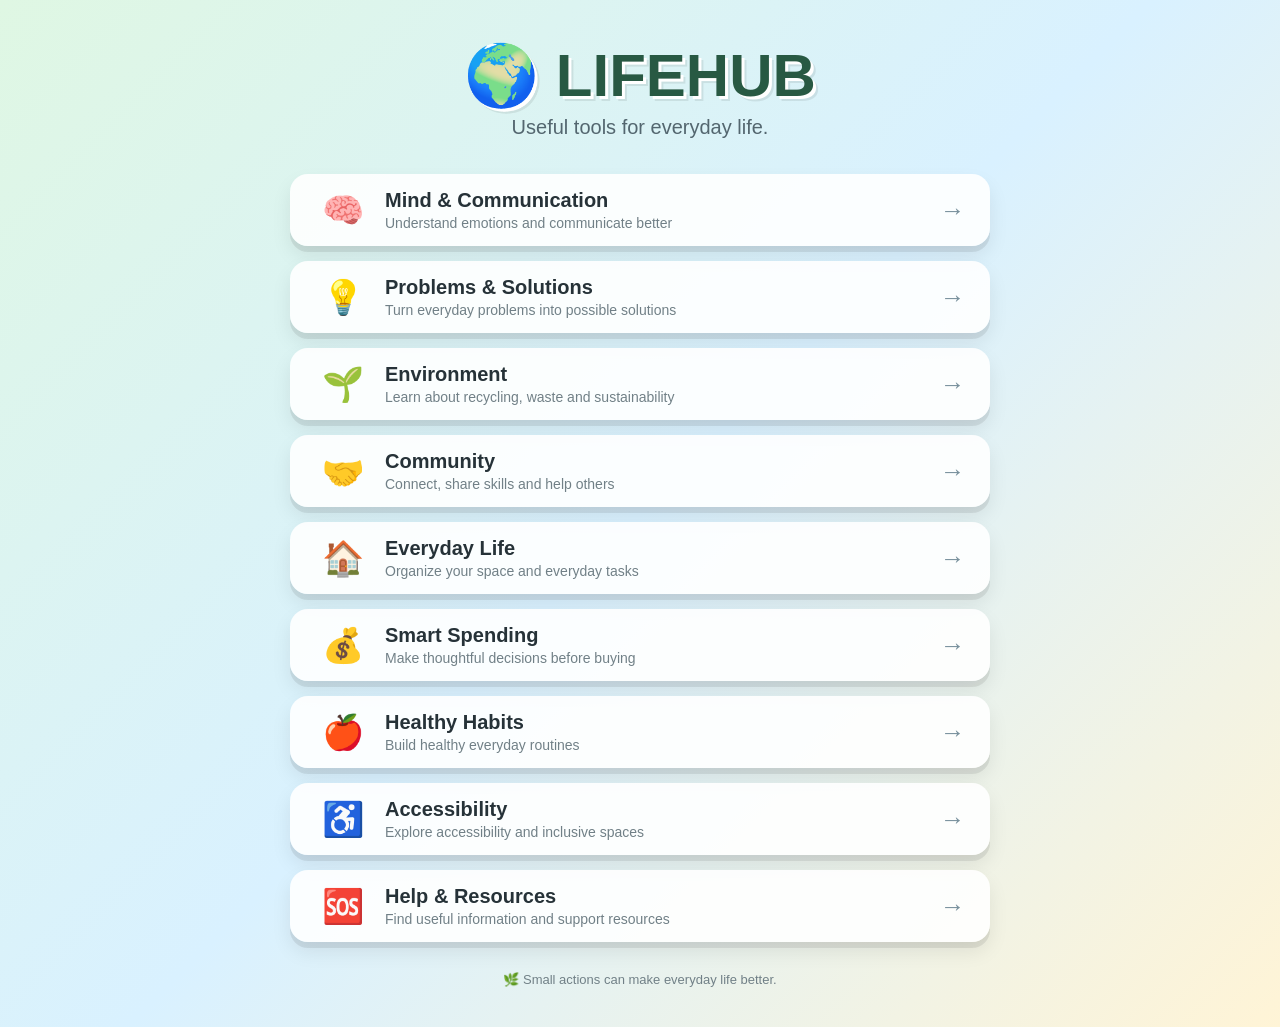
<file: index.html>
<!DOCTYPE html>
<html lang="en">
<head>
    <meta charset="UTF-8">
    <meta name="viewport" content="width=device-width, initial-scale=1.0">

    <title>LifeHub 🌍</title>

    <style>

        /* =========================
           GENERAL
        ========================= */

        * {
            box-sizing: border-box;
        }

        body {
            margin: 0;
            min-height: 100vh;

            font-family: "Trebuchet MS", Arial, sans-serif;

            background: linear-gradient(
                135deg,
                #dff7e3,
                #d9f1ff,
                #fff4d6
            );

            color: #263238;

            display: flex;
            justify-content: center;
            align-items: center;

            padding: 40px 20px;
        }


        /* =========================
           MAIN CONTAINER
        ========================= */

        .home {
            width: 100%;
            max-width: 700px;

            text-align: center;
        }


        /* =========================
           TITLE
        ========================= */

        .logo {
            font-size: 60px;
            margin-bottom: 5px;

            font-weight: bold;

            color: #285943;

            text-shadow:
                3px 3px 0 white,
                5px 5px 0 rgba(0,0,0,0.08);
        }


        .subtitle {
            font-size: 20px;

            color: #53666f;

            margin-top: 0;
            margin-bottom: 35px;
        }


        /* =========================
           BUTTON CONTAINER
        ========================= */

        .menu {
            display: flex;
            flex-direction: column;

            gap: 15px;
        }


        /* =========================
           MENU BUTTON
        ========================= */

        .menu-button {
            width: 100%;

            min-height: 70px;

            border: none;
            border-radius: 18px;

            background: rgba(255, 255, 255, 0.9);

            box-shadow:
                0 6px 0 rgba(0, 0, 0, 0.08),
                0 10px 20px rgba(0, 0, 0, 0.08);

            cursor: pointer;

            display: flex;
            align-items: center;

            padding: 15px 25px;

            text-align: left;

            font-family: inherit;

            transition:
                transform 0.2s ease,
                box-shadow 0.2s ease,
                background 0.2s ease;
        }


        /* =========================
           BUTTON HOVER
        ========================= */

        .menu-button:hover {
            transform: translateY(-4px);

            background: white;

            box-shadow:
                0 10px 0 rgba(0, 0, 0, 0.08),
                0 15px 25px rgba(0, 0, 0, 0.12);
        }


        .menu-button:active {
            transform: translateY(2px);

            box-shadow:
                0 3px 0 rgba(0, 0, 0, 0.08);
        }


        /* =========================
           ICON
        ========================= */

        .icon {
            font-size: 34px;

            width: 55px;

            text-align: center;

            margin-right: 15px;
        }


        /* =========================
           BUTTON TEXT
        ========================= */

        .button-text {
            flex: 1;
        }


        .button-title {
            display: block;

            font-size: 20px;

            font-weight: bold;

            color: #263238;

            margin-bottom: 3px;
        }


        .button-description {
            display: block;

            font-size: 14px;

            color: #718087;
        }


        .arrow {
            font-size: 25px;

            color: #78909c;

            margin-left: 10px;
        }


        /* =========================
           FOOTER
        ========================= */

        .footer {
            margin-top: 30px;

            font-size: 13px;

            color: #718087;
        }


        /* =========================
           MOBILE
        ========================= */

        @media (max-width: 600px) {

            body {
                padding: 25px 15px;
            }

            .logo {
                font-size: 45px;
            }

            .subtitle {
                font-size: 17px;
                margin-bottom: 25px;
            }

            .menu-button {
                min-height: 65px;

                padding: 12px 18px;
            }

            .icon {
                font-size: 28px;
                width: 45px;
            }

            .button-title {
                font-size: 17px;
            }

            .button-description {
                font-size: 12px;
            }

            .arrow {
                font-size: 20px;
            }
        }

    </style>
</head>


<body>

    <main class="home">

        <!-- TITLE -->

        <div class="logo">
            🌍 LIFEHUB
        </div>

        <p class="subtitle">
            Useful tools for everyday life.
        </p>


        <!-- MENU -->

        <div class="menu">


            <!-- MIND -->

            <button class="menu-button"
                    onclick="goToPage('mind.html')">

                <span class="icon">🧠</span>

                <span class="button-text">

                    <span class="button-title">
                        Mind & Communication
                    </span>

                    <span class="button-description">
                        Understand emotions and communicate better
                    </span>

                </span>

                <span class="arrow">
                    →
                </span>

            </button>


            <!-- PROBLEMS -->

            <button class="menu-button"
                    onclick="goToPage('problem-solution.html')">

                <span class="icon">💡</span>

                <span class="button-text">

                    <span class="button-title">
                        Problems & Solutions
                    </span>

                    <span class="button-description">
                        Turn everyday problems into possible solutions
                    </span>

                </span>

                <span class="arrow">
                    →
                </span>

            </button>


            <!-- ENVIRONMENT -->

            <button class="menu-button"
                    onclick="goToPage('environment.html')">

                <span class="icon">🌱</span>

                <span class="button-text">

                    <span class="button-title">
                        Environment
                    </span>

                    <span class="button-description">
                        Learn about recycling, waste and sustainability
                    </span>

                </span>

                <span class="arrow">
                    →
                </span>

            </button>


            <!-- COMMUNITY -->

            <button class="menu-button"
                    onclick="goToPage('community.html')">

                <span class="icon">🤝</span>

                <span class="button-text">

                    <span class="button-title">
                        Community
                    </span>

                    <span class="button-description">
                        Connect, share skills and help others
                    </span>

                </span>

                <span class="arrow">
                    →
                </span>

            </button>


           

            <!-- EVERYDAY LIFE -->

            <button class="menu-button"
                    onclick="goToPage('everyday.html')">

                <span class="icon">🏠</span>

                <span class="button-text">

                    <span class="button-title">
                        Everyday Life
                    </span>

                    <span class="button-description">
                        Organize your space and everyday tasks
                    </span>

                </span>

                <span class="arrow">
                    →
                </span>

            </button>


            <!-- SMART SPENDING -->

            <button class="menu-button"
                    onclick="goToPage('smartspending.html')">

                <span class="icon">💰</span>

                <span class="button-text">

                    <span class="button-title">
                        Smart Spending
                    </span>

                    <span class="button-description">
                        Make thoughtful decisions before buying
                    </span>

                </span>

                <span class="arrow">
                    →
                </span>

            </button>


            <!-- HEALTHY HABITS -->

            <button class="menu-button"
                    onclick="goToPage('healthyhabits.html')">

                <span class="icon">🍎</span>

                <span class="button-text">

                    <span class="button-title">
                        Healthy Habits
                    </span>

                    <span class="button-description">
                        Build healthy everyday routines
                    </span>

                </span>

                <span class="arrow">
                    →
                </span>

            </button>


            <!-- ACCESSIBILITY -->

            <button class="menu-button"
                    onclick="goToPage('accessibility.html')">

                <span class="icon">♿</span>

                <span class="button-text">

                    <span class="button-title">
                        Accessibility
                    </span>

                    <span class="button-description">
                        Explore accessibility and inclusive spaces
                    </span>

                </span>

                <span class="arrow">
                    →
                </span>

            </button>


            <!-- HELP -->

            <button class="menu-button"
                    onclick="goToPage('helpresources.html')">

                <span class="icon">🆘</span>

                <span class="button-text">

                    <span class="button-title">
                        Help & Resources
                    </span>

                    <span class="button-description">
                        Find useful information and support resources
                    </span>

                </span>

                <span class="arrow">
                    →
                </span>

            </button>

        </div>


        <div class="footer">
            🌿 Small actions can make everyday life better.
        </div>

    </main>


    <script>

        function goToPage(page) {
            window.location.href = page;
        }

    </script>

</body>
</html>
</file>
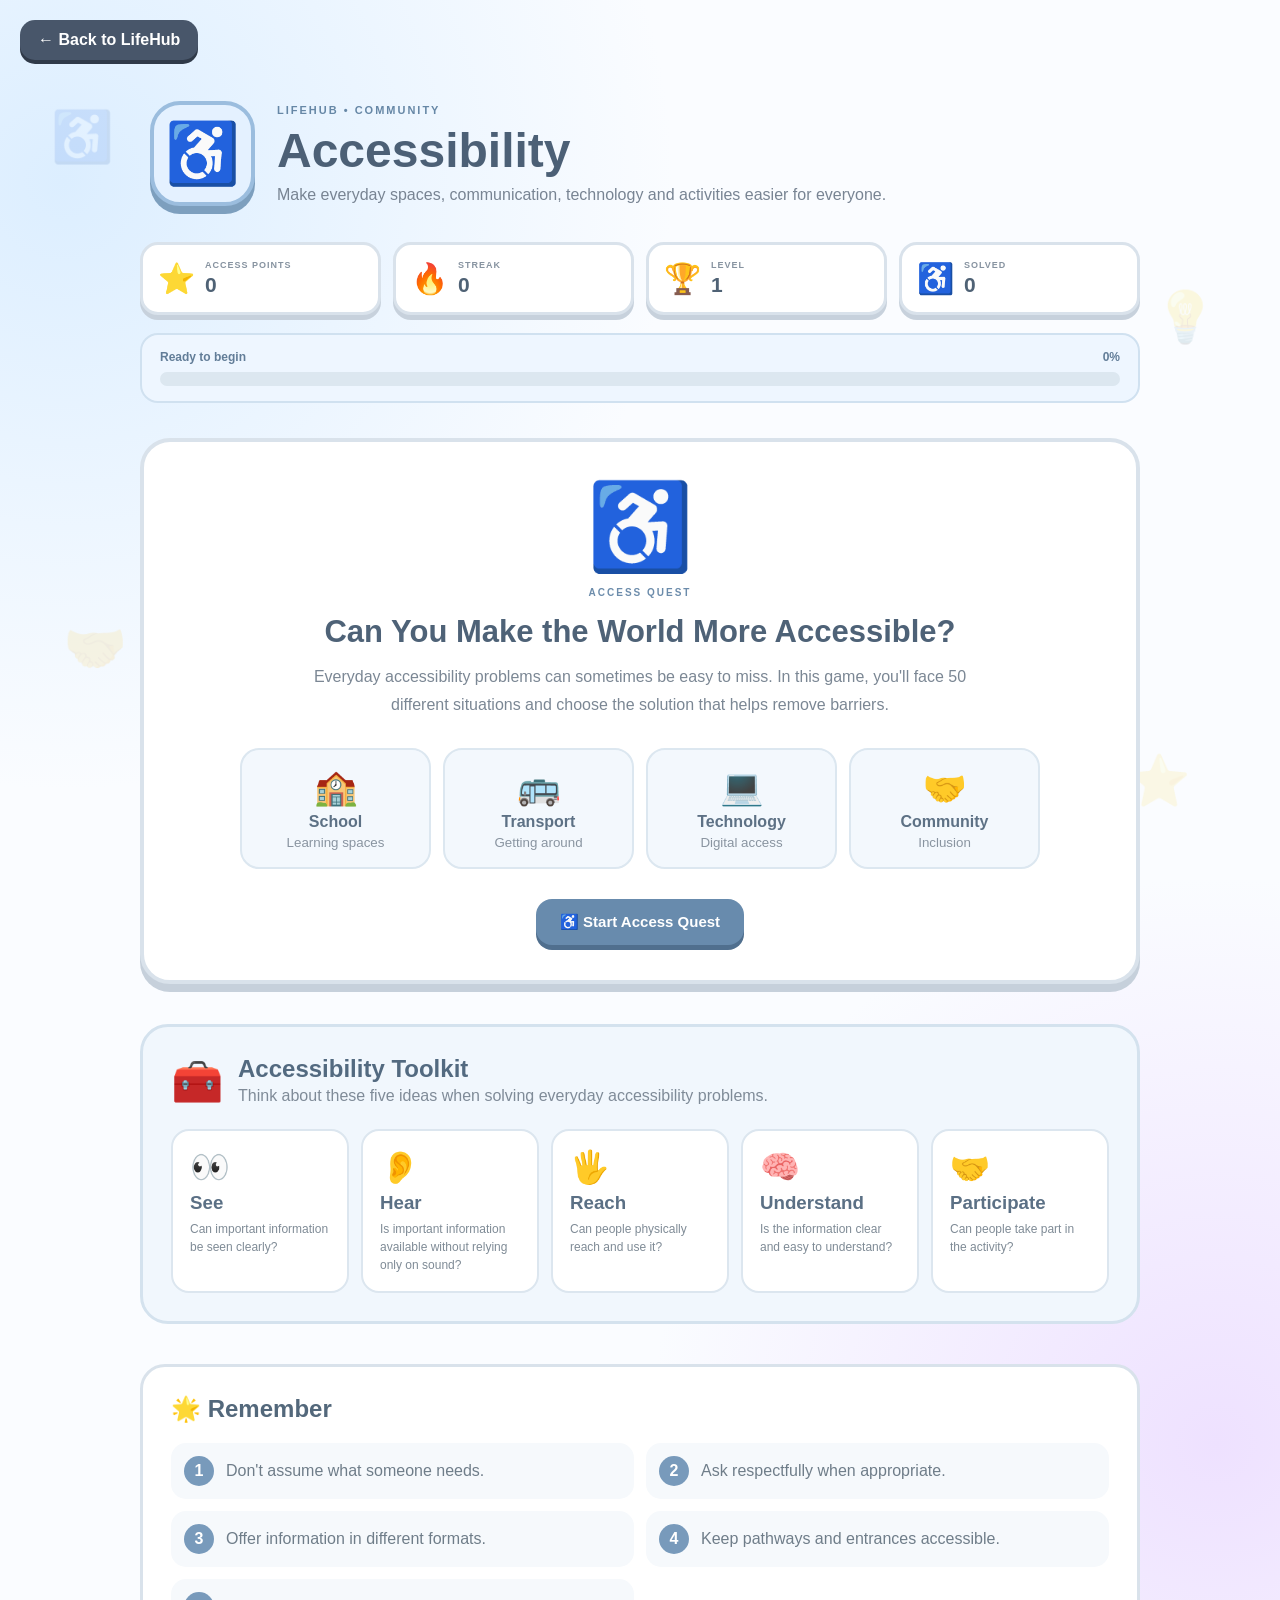
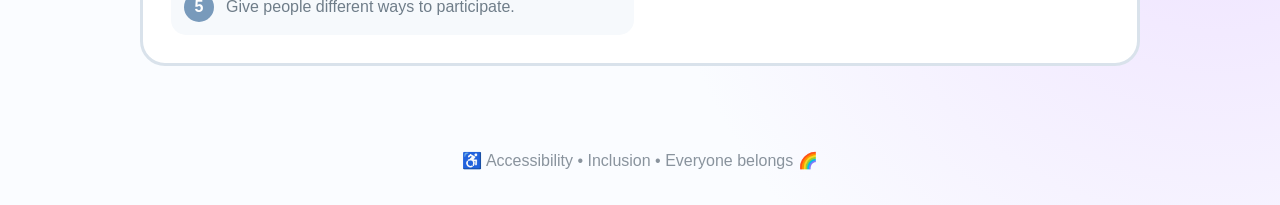
<file: accessibility.html>
<!DOCTYPE html>
<html lang="en">

<head>

    <meta charset="UTF-8">

    <meta
        name="viewport"
        content="width=device-width, initial-scale=1.0">

    <title>Accessibility ♿ | LifeHub</title>

    <link
        rel="stylesheet"
        href="accessibility.css">

</head>


<body>


<!-- =====================================================
     BACK
===================================================== -->

<a
    href="index.html"
    class="back-button">

    ← Back to LifeHub

</a>



<!-- =====================================================
     FLOATING DECORATION
===================================================== -->

<div class="float-icon float-one">♿</div>
<div class="float-icon float-two">💡</div>
<div class="float-icon float-three">🤝</div>
<div class="float-icon float-four">⭐</div>



<!-- =====================================================
     MAIN
===================================================== -->

<main class="access-container">


    <!-- =================================================
         HEADER
    ================================================= -->

    <header class="access-header">

        <div class="access-logo">
            ♿
        </div>

        <div>

            <span class="eyebrow">
                LIFEHUB • COMMUNITY
            </span>

            <h1>
                Accessibility
            </h1>

            <p>
                Make everyday spaces, communication,
                technology and activities easier for everyone.
            </p>

        </div>

    </header>



    <!-- =================================================
         HUD
    ================================================= -->

    <section class="hud">


        <div class="hud-card">

            <span>⭐</span>

            <div>

                <small>
                    ACCESS POINTS
                </small>

                <strong id="points">
                    0
                </strong>

            </div>

        </div>


        <div class="hud-card">

            <span>🔥</span>

            <div>

                <small>
                    STREAK
                </small>

                <strong id="streak">
                    0
                </strong>

            </div>

        </div>


        <div class="hud-card">

            <span>🏆</span>

            <div>

                <small>
                    LEVEL
                </small>

                <strong id="level">
                    1
                </strong>

            </div>

        </div>


        <div class="hud-card">

            <span>♿</span>

            <div>

                <small>
                    SOLVED
                </small>

                <strong id="solved">
                    0
                </strong>

            </div>

        </div>


    </section>



    <!-- =================================================
         PROGRESS
    ================================================= -->

    <section class="progress-section">

        <div class="progress-label">

            <span id="progress-text">
                Ready to begin
            </span>

            <span id="progress-percent">
                0%
            </span>

        </div>


        <div class="progress-bar">

            <div
                id="progress-fill"
                class="progress-fill">
            </div>

        </div>

    </section>



    <!-- =================================================
         INTRO
    ================================================= -->

    <section
        id="intro"
        class="game-card intro-card">


        <div class="big-icon">
            ♿
        </div>


        <span class="section-label">
            ACCESS QUEST
        </span>


        <h2>
            Can You Make the World More Accessible?
        </h2>


        <p>

            Everyday accessibility problems can sometimes
            be easy to miss. In this game, you'll face
            50 different situations and choose the solution
            that helps remove barriers.

        </p>


        <div class="intro-features">


            <div>

                <span>🏫</span>

                <strong>
                    School
                </strong>

                <small>
                    Learning spaces
                </small>

            </div>


            <div>

                <span>🚌</span>

                <strong>
                    Transport
                </strong>

                <small>
                    Getting around
                </small>

            </div>


            <div>

                <span>💻</span>

                <strong>
                    Technology
                </strong>

                <small>
                    Digital access
                </small>

            </div>


            <div>

                <span>🤝</span>

                <strong>
                    Community
                </strong>

                <small>
                    Inclusion
                </small>

            </div>


        </div>


        <button
            class="main-button"
            onclick="startGame()">

            ♿ Start Access Quest

        </button>


    </section>



    <!-- =================================================
         GAME
    ================================================= -->

    <section
        id="game"
        class="game-card hidden">


        <div class="question-top">


            <span id="question-number">
                SITUATION 1 / 50
            </span>


            <span id="category">
                🏫 SCHOOL
            </span>


        </div>



        <div
            id="situation-icon"
            class="situation-icon">

            🏫

        </div>



        <h2 id="question">
            Situation
        </h2>


        <p
            id="description"
            class="question-description">

            Description

        </p>



        <!-- OPTIONS -->

        <div
            id="options"
            class="options">
        </div>



        <!-- FEEDBACK -->

        <div
            id="feedback"
            class="feedback hidden">


            <div
                id="feedback-icon"
                class="feedback-icon">

                ⭐

            </div>


            <div>

                <h3 id="feedback-title">
                    Great choice!
                </h3>


                <p id="feedback-text">
                </p>

            </div>


        </div>



        <button
            id="next-button"
            class="main-button next-button hidden"
            onclick="nextQuestion()">

            Next Situation →

        </button>


    </section>



    <!-- =================================================
         ACCESSIBILITY TOOLKIT
    ================================================= -->

    <section class="toolkit">


        <div class="toolkit-title">

            <span>
                🧰
            </span>

            <div>

                <h2>
                    Accessibility Toolkit
                </h2>

                <p>
                    Think about these five ideas when solving
                    everyday accessibility problems.
                </p>

            </div>

        </div>


        <div class="tool-grid">


            <div class="tool-card">

                <span>
                    👀
                </span>

                <h3>
                    See
                </h3>

                <p>
                    Can important information be seen clearly?
                </p>

            </div>


            <div class="tool-card">

                <span>
                    👂
                </span>

                <h3>
                    Hear
                </h3>

                <p>
                    Is important information available without
                    relying only on sound?
                </p>

            </div>


            <div class="tool-card">

                <span>
                    🖐️
                </span>

                <h3>
                    Reach
                </h3>

                <p>
                    Can people physically reach and use it?
                </p>

            </div>


            <div class="tool-card">

                <span>
                    🧠
                </span>

                <h3>
                    Understand
                </h3>

                <p>
                    Is the information clear and easy to understand?
                </p>

            </div>


            <div class="tool-card">

                <span>
                    🤝
                </span>

                <h3>
                    Participate
                </h3>

                <p>
                    Can people take part in the activity?
                </p>

            </div>


        </div>


    </section>



    <!-- =================================================
         RESULT
    ================================================= -->

    <section
        id="result"
        class="game-card result-card hidden">


        <div
            id="result-icon"
            class="result-icon">

            🌟

        </div>


        <span class="section-label">
            ACCESS QUEST COMPLETE
        </span>


        <h2 id="result-title">
            Inclusion Hero!
        </h2>


        <p id="result-description">
        </p>



        <div class="final-stats">


            <div>

                <span>
                    ⭐
                </span>

                <strong id="final-points">
                    0
                </strong>

                <small>
                    POINTS
                </small>

            </div>


            <div>

                <span>
                    🔥
                </span>

                <strong id="final-streak">
                    0
                </strong>

                <small>
                    BEST STREAK
                </small>

            </div>


            <div>

                <span>
                    🏆
                </span>

                <strong id="final-level">
                    1
                </strong>

                <small>
                    LEVEL
                </small>

            </div>


        </div>



        <div class="final-message">

            <span>
                💡
            </span>

            <p id="final-message">
                Accessibility means removing barriers
                so more people can participate.
            </p>

        </div>



        <button
            class="main-button"
            onclick="restartGame()">

            🔄 Play Again

        </button>


    </section>



    <!-- =================================================
         QUICK GUIDE
    ================================================= -->

    <section class="guide">


        <h2>
            🌟 Remember
        </h2>


        <div class="guide-list">


            <div>
                <span>1</span>
                <p>
                    Don't assume what someone needs.
                </p>
            </div>


            <div>
                <span>2</span>
                <p>
                    Ask respectfully when appropriate.
                </p>
            </div>


            <div>
                <span>3</span>
                <p>
                    Offer information in different formats.
                </p>
            </div>


            <div>
                <span>4</span>
                <p>
                    Keep pathways and entrances accessible.
                </p>
            </div>


            <div>
                <span>5</span>
                <p>
                    Give people different ways to participate.
                </p>
            </div>


        </div>


    </section>


</main>



<footer>

    ♿ Accessibility • Inclusion • Everyone belongs 🌈

</footer>



<script src="accessibility.js"></script>

</body>

</html>
</file>
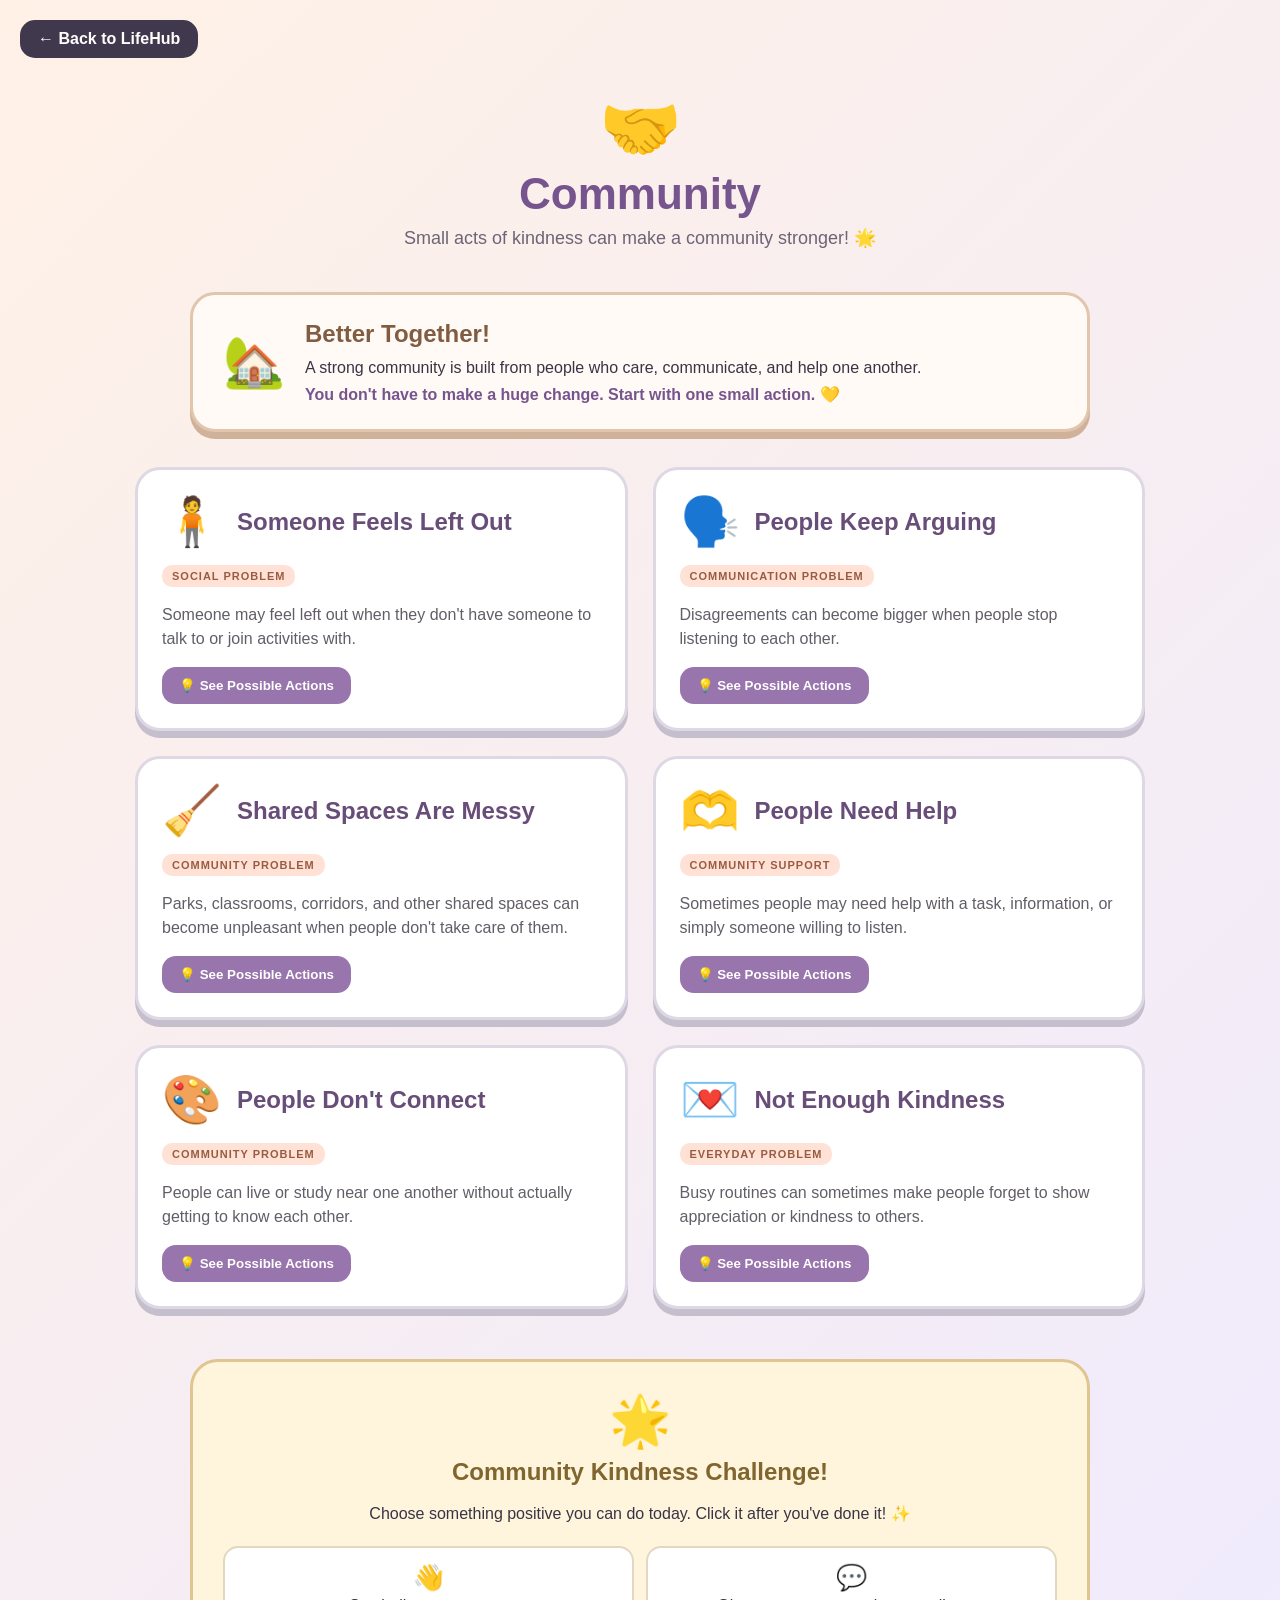
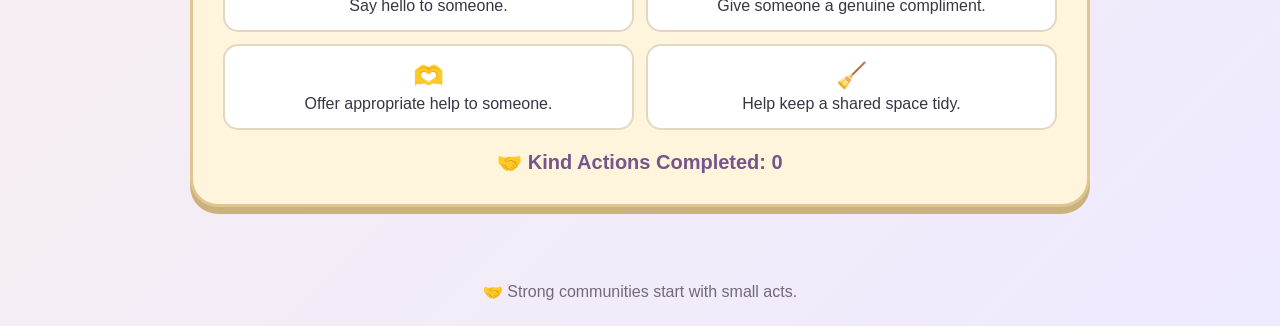
<file: community.html>
<!DOCTYPE html>
<html lang="en">

<head>

    <meta charset="UTF-8">

    <meta
        name="viewport"
        content="width=device-width, initial-scale=1.0">

    <title>Community 🤝 | LifeHub</title>

    <link
        rel="stylesheet"
        href="community.css">

</head>


<body>


<!-- =====================================================
     BACK
===================================================== -->

<a
    href="index.html"
    class="back-button">

    ← Back to LifeHub

</a>



<!-- =====================================================
     HEADER
===================================================== -->

<header class="header">

    <div class="header-icon">
        🤝
    </div>

    <h1>
        Community
    </h1>

    <p>
        Small acts of kindness can make a community stronger! 🌟
    </p>

</header>



<!-- =====================================================
     INTRO
===================================================== -->

<section class="intro">

    <div class="intro-icon">
        🏡
    </div>

    <div>

        <h2>
            Better Together!
        </h2>

        <p>
            A strong community is built from people who
            care, communicate, and help one another.
        </p>

        <strong>
            You don't have to make a huge change.
            Start with one small action. 💛
        </strong>

    </div>

</section>



<!-- =====================================================
     COMMUNITY PROBLEMS
===================================================== -->

<main class="community-container">


    <!-- =================================================
         LONELINESS
    ================================================== -->

    <div class="community-card">

        <div class="card-top">

            <div class="community-icon">
                🧍
            </div>

            <h2>
                Someone Feels Left Out
            </h2>

        </div>


        <span class="problem-label">
            SOCIAL PROBLEM
        </span>


        <p>
            Someone may feel left out when they don't
            have someone to talk to or join activities with.
        </p>


        <button
            class="action-button"
            onclick="showSolution('lonely')">

            💡 See Possible Actions

        </button>


        <div
            id="lonely"
            class="solution">

            <h3>
                🌱 Possible Actions
            </h3>

            <ul>

                <li>
                    Invite them to join a group activity.
                </li>

                <li>
                    Start a friendly conversation.
                </li>

                <li>
                    Listen without making them feel judged.
                </li>

            </ul>

            <div class="impact">

                💛 Small action:
                A simple invitation can help someone
                feel included.

            </div>

        </div>

    </div>



    <!-- =================================================
         CONFLICT
    ================================================== -->

    <div class="community-card">

        <div class="card-top">

            <div class="community-icon">
                🗣️
            </div>

            <h2>
                People Keep Arguing
            </h2>

        </div>


        <span class="problem-label">
            COMMUNICATION PROBLEM
        </span>


        <p>
            Disagreements can become bigger when people
            stop listening to each other.
        </p>


        <button
            class="action-button"
            onclick="showSolution('conflict')">

            💡 See Possible Actions

        </button>


        <div
            id="conflict"
            class="solution">

            <h3>
                🌱 Possible Actions
            </h3>

            <ul>

                <li>
                    Give everyone a chance to speak.
                </li>

                <li>
                    Listen before responding.
                </li>

                <li>
                    Focus on solving the problem instead
                    of blaming someone.
                </li>

            </ul>

            <div class="impact">

                🗣️ Small action:
                Good communication can make disagreements
                easier to handle.

            </div>

        </div>

    </div>



    <!-- =================================================
         CLEAN COMMUNITY
    ================================================== -->

    <div class="community-card">

        <div class="card-top">

            <div class="community-icon">
                🧹
            </div>

            <h2>
                Shared Spaces Are Messy
            </h2>

        </div>


        <span class="problem-label">
            COMMUNITY PROBLEM
        </span>


        <p>
            Parks, classrooms, corridors, and other shared
            spaces can become unpleasant when people don't
            take care of them.
        </p>


        <button
            class="action-button"
            onclick="showSolution('clean')">

            💡 See Possible Actions

        </button>


        <div
            id="clean"
            class="solution">

            <h3>
                🌱 Possible Actions
            </h3>

            <ul>

                <li>
                    Put rubbish in the correct bin.
                </li>

                <li>
                    Clean up after activities.
                </li>

                <li>
                    Encourage others to respect shared spaces.
                </li>

            </ul>

            <div class="impact">

                🧹 Small action:
                Everyone doing a little can keep a
                shared place pleasant.

            </div>

        </div>

    </div>



    <!-- =================================================
         HELPING OTHERS
    ================================================== -->

    <div class="community-card">

        <div class="card-top">

            <div class="community-icon">
                🫶
            </div>

            <h2>
                People Need Help
            </h2>

        </div>


        <span class="problem-label">
            COMMUNITY SUPPORT
        </span>


        <p>
            Sometimes people may need help with a task,
            information, or simply someone willing to listen.
        </p>


        <button
            class="action-button"
            onclick="showSolution('help')">

            💡 See Possible Actions

        </button>


        <div
            id="help"
            class="solution">

            <h3>
                🌱 Possible Actions
            </h3>

            <ul>

                <li>
                    Ask if they need help.
                </li>

                <li>
                    Share useful information when appropriate.
                </li>

                <li>
                    Get a trusted adult or responsible person
                    involved when more support is needed.
                </li>

            </ul>

            <div class="impact">

                🫶 Small action:
                Helping someone with a simple task
                can make their day easier.

            </div>

        </div>

    </div>



    <!-- =================================================
         COMMUNITY ACTIVITIES
    ================================================== -->

    <div class="community-card">

        <div class="card-top">

            <div class="community-icon">
                🎨
            </div>

            <h2>
                People Don't Connect
            </h2>

        </div>


        <span class="problem-label">
            COMMUNITY PROBLEM
        </span>


        <p>
            People can live or study near one another without
            actually getting to know each other.
        </p>


        <button
            class="action-button"
            onclick="showSolution('connect')">

            💡 See Possible Actions

        </button>


        <div
            id="connect"
            class="solution">

            <h3>
                🌱 Possible Actions
            </h3>

            <ul>

                <li>
                    Organise a simple group activity.
                </li>

                <li>
                    Start a hobby or interest group.
                </li>

                <li>
                    Invite different people to participate.
                </li>

            </ul>

            <div class="impact">

                🎨 Small action:
                Shared activities give people an easy
                reason to meet and cooperate.

            </div>

        </div>

    </div>



    <!-- =================================================
         KINDNESS
    ================================================== -->

    <div class="community-card">

        <div class="card-top">

            <div class="community-icon">
                💌
            </div>

            <h2>
                Not Enough Kindness
            </h2>

        </div>


        <span class="problem-label">
            EVERYDAY PROBLEM
        </span>


        <p>
            Busy routines can sometimes make people forget
            to show appreciation or kindness to others.
        </p>


        <button
            class="action-button"
            onclick="showSolution('kindness')">

            💡 See Possible Actions

        </button>


        <div
            id="kindness"
            class="solution">

            <h3>
                🌱 Possible Actions
            </h3>

            <ul>

                <li>
                    Say thank you when someone helps you.
                </li>

                <li>
                    Give genuine encouragement.
                </li>

                <li>
                    Notice and appreciate someone's effort.
                </li>

            </ul>

            <div class="impact">

                💌 Small action:
                Kind words can help create a friendlier
                atmosphere.

            </div>

        </div>

    </div>


</main>



<!-- =====================================================
     COMMUNITY CHALLENGE
===================================================== -->

<section class="challenge">

    <div class="challenge-icon">
        🌟
    </div>

    <h2>
        Community Kindness Challenge!
    </h2>

    <p>
        Choose something positive you can do today.
        Click it after you've done it! ✨
    </p>


    <div class="challenge-list">


        <div
            class="challenge-item"
            onclick="completeChallenge(this)">

            <span>
                👋
            </span>

            Say hello to someone.

        </div>


        <div
            class="challenge-item"
            onclick="completeChallenge(this)">

            <span>
                💬
            </span>

            Give someone a genuine compliment.

        </div>


        <div
            class="challenge-item"
            onclick="completeChallenge(this)">

            <span>
                🫶
            </span>

            Offer appropriate help to someone.

        </div>


        <div
            class="challenge-item"
            onclick="completeChallenge(this)">

            <span>
                🧹
            </span>

            Help keep a shared space tidy.

        </div>


    </div>


    <div
        id="communityScore"
        class="community-score">

        🤝 Kind Actions Completed: 0

    </div>

</section>



<!-- =====================================================
     FOOTER
===================================================== -->

<footer>

    🤝 Strong communities start with small acts.

</footer>



<script src="community.js"></script>

</body>

</html>
</file>
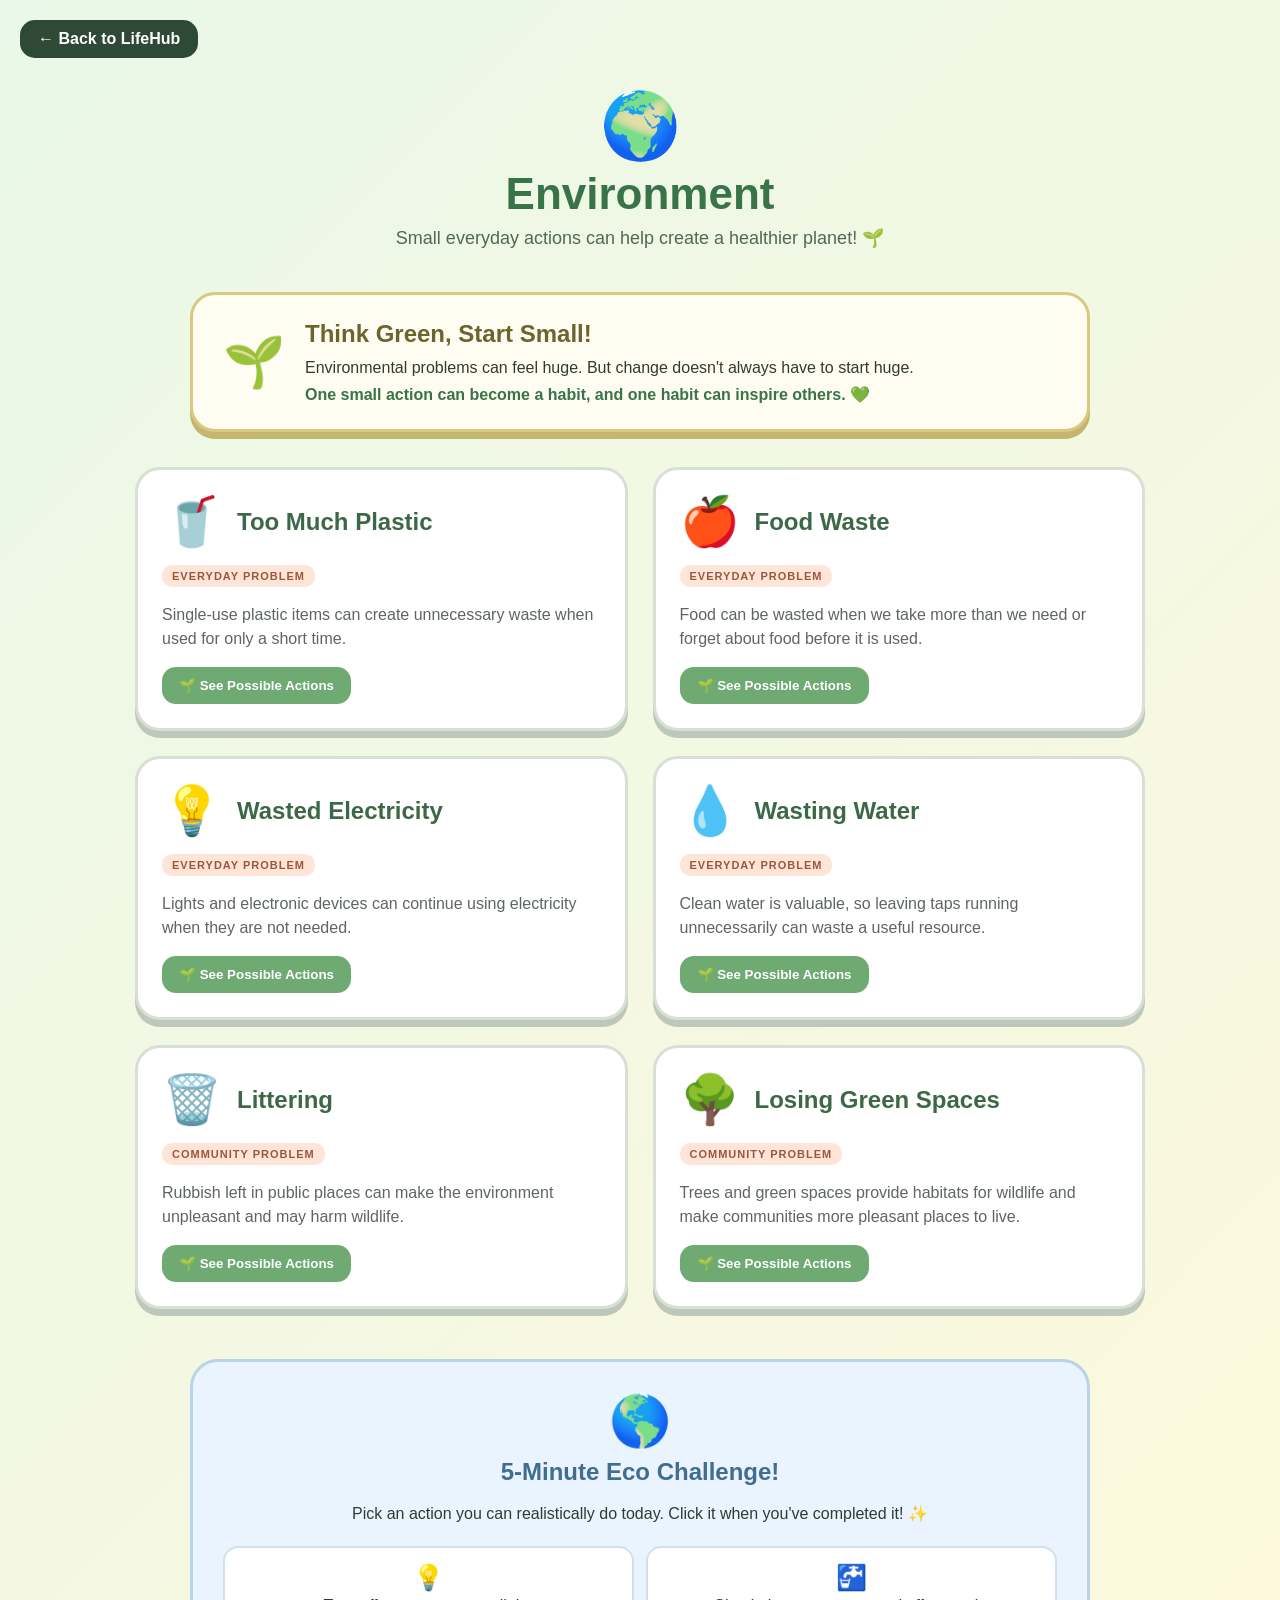
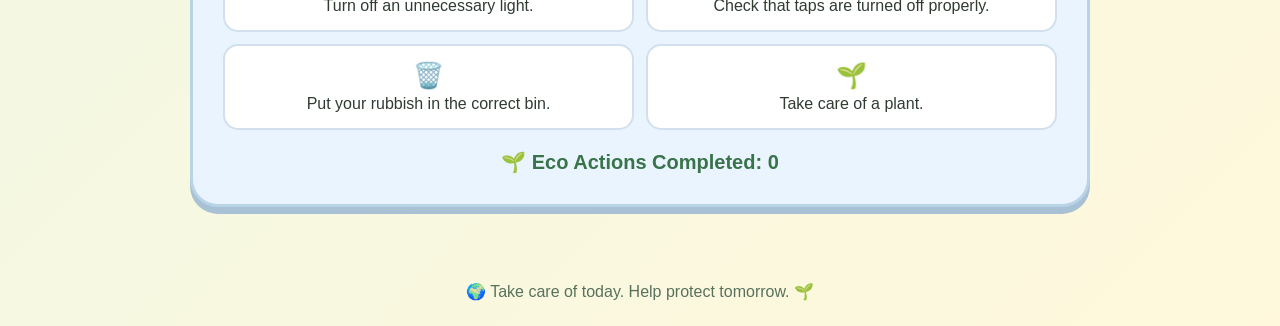
<file: environment.html>
<!DOCTYPE html>
<html lang="en">

<head>

    <meta charset="UTF-8">

    <meta
        name="viewport"
        content="width=device-width, initial-scale=1.0">

    <title>Environment 🌱 | LifeHub</title>

    <link
        rel="stylesheet"
        href="environment.css">

</head>


<body>


<!-- =====================================================
     BACK
===================================================== -->

<a
    href="index.html"
    class="back-button">

    ← Back to LifeHub

</a>



<!-- =====================================================
     HEADER
===================================================== -->

<header class="header">

    <div class="header-icon">
        🌍
    </div>

    <h1>
        Environment
    </h1>

    <p>
        Small everyday actions can help create a healthier planet! 🌱
    </p>

</header>



<!-- =====================================================
     INTRO
===================================================== -->

<section class="intro">

    <div class="intro-icon">
        🌱
    </div>

    <div>

        <h2>
            Think Green, Start Small!
        </h2>

        <p>
            Environmental problems can feel huge.
            But change doesn't always have to start huge.
        </p>

        <strong>
            One small action can become a habit,
            and one habit can inspire others. 💚
        </strong>

    </div>

</section>



<!-- =====================================================
     ENVIRONMENT PROBLEMS
===================================================== -->

<main class="environment-container">


    <!-- =================================================
         PLASTIC
    ================================================== -->

    <div class="environment-card">

        <div class="card-top">

            <div class="environment-icon">
                🥤
            </div>

            <h2>
                Too Much Plastic
            </h2>

        </div>


        <span class="problem-label">
            EVERYDAY PROBLEM
        </span>


        <p>
            Single-use plastic items can create unnecessary
            waste when used for only a short time.
        </p>


        <button
            class="action-button"
            onclick="showSolution('plastic')">

            🌱 See Possible Actions

        </button>


        <div
            id="plastic"
            class="solution">

            <h3>
                💡 Possible Actions
            </h3>

            <ul>

                <li>
                    Carry a reusable water bottle.
                </li>

                <li>
                    Reuse containers when practical.
                </li>

                <li>
                    Choose products with less unnecessary packaging.
                </li>

            </ul>

            <div class="impact">

                🌍 Small change:
                One reusable item can replace many
                single-use items over time.

            </div>

        </div>

    </div>



    <!-- =================================================
         FOOD WASTE
    ================================================== -->

    <div class="environment-card">

        <div class="card-top">

            <div class="environment-icon">
                🍎
            </div>

            <h2>
                Food Waste
            </h2>

        </div>


        <span class="problem-label">
            EVERYDAY PROBLEM
        </span>


        <p>
            Food can be wasted when we take more than we
            need or forget about food before it is used.
        </p>


        <button
            class="action-button"
            onclick="showSolution('food')">

            🌱 See Possible Actions

        </button>


        <div
            id="food"
            class="solution">

            <h3>
                💡 Possible Actions
            </h3>

            <ul>

                <li>
                    Take portions you are likely to finish.
                </li>

                <li>
                    Check what food you already have before buying more.
                </li>

                <li>
                    Store food properly to help it last longer.
                </li>

            </ul>

            <div class="impact">

                🍽️ Small change:
                Planning meals can help reduce unnecessary waste.

            </div>

        </div>

    </div>



    <!-- =================================================
         ELECTRICITY
    ================================================== -->

    <div class="environment-card">

        <div class="card-top">

            <div class="environment-icon">
                💡
            </div>

            <h2>
                Wasted Electricity
            </h2>

        </div>


        <span class="problem-label">
            EVERYDAY PROBLEM
        </span>


        <p>
            Lights and electronic devices can continue
            using electricity when they are not needed.
        </p>


        <button
            class="action-button"
            onclick="showSolution('energy')">

            🌱 See Possible Actions

        </button>


        <div
            id="energy"
            class="solution">

            <h3>
                💡 Possible Actions
            </h3>

            <ul>

                <li>
                    Turn off lights when leaving a room.
                </li>

                <li>
                    Switch off devices that are not being used.
                </li>

                <li>
                    Make use of natural light when practical.
                </li>

            </ul>

            <div class="impact">

                ⚡ Small change:
                Using electricity thoughtfully can reduce
                unnecessary energy use.

            </div>

        </div>

    </div>



    <!-- =================================================
         WATER
    ================================================== -->

    <div class="environment-card">

        <div class="card-top">

            <div class="environment-icon">
                💧
            </div>

            <h2>
                Wasting Water
            </h2>

        </div>


        <span class="problem-label">
            EVERYDAY PROBLEM
        </span>


        <p>
            Clean water is valuable, so leaving taps running
            unnecessarily can waste a useful resource.
        </p>


        <button
            class="action-button"
            onclick="showSolution('water')">

            🌱 See Possible Actions

        </button>


        <div
            id="water"
            class="solution">

            <h3>
                💡 Possible Actions
            </h3>

            <ul>

                <li>
                    Turn off the tap when water isn't needed.
                </li>

                <li>
                    Report leaking taps or pipes to a responsible adult
                    or relevant authority.
                </li>

                <li>
                    Use only the amount of water you need.
                </li>

            </ul>

            <div class="impact">

                💧 Small change:
                Being mindful of water use helps avoid
                unnecessary waste.

            </div>

        </div>

    </div>



    <!-- =================================================
         LITTER
    ================================================== -->

    <div class="environment-card">

        <div class="card-top">

            <div class="environment-icon">
                🗑️
            </div>

            <h2>
                Littering
            </h2>

        </div>


        <span class="problem-label">
            COMMUNITY PROBLEM
        </span>


        <p>
            Rubbish left in public places can make the
            environment unpleasant and may harm wildlife.
        </p>


        <button
            class="action-button"
            onclick="showSolution('litter')">

            🌱 See Possible Actions

        </button>


        <div
            id="litter"
            class="solution">

            <h3>
                💡 Possible Actions
            </h3>

            <ul>

                <li>
                    Put rubbish in the appropriate bin.
                </li>

                <li>
                    Keep your own surroundings clean.
                </li>

                <li>
                    Encourage friends to care for shared spaces.
                </li>

            </ul>

            <div class="impact">

                🌳 Small change:
                A cleaner shared space can encourage others
                to take better care of it too.

            </div>

        </div>

    </div>



    <!-- =================================================
         NATURE
    ================================================== -->

    <div class="environment-card">

        <div class="card-top">

            <div class="environment-icon">
                🌳
            </div>

            <h2>
                Losing Green Spaces
            </h2>

        </div>


        <span class="problem-label">
            COMMUNITY PROBLEM
        </span>


        <p>
            Trees and green spaces provide habitats for wildlife
            and make communities more pleasant places to live.
        </p>


        <button
            class="action-button"
            onclick="showSolution('nature')">

            🌱 See Possible Actions

        </button>


        <div
            id="nature"
            class="solution">

            <h3>
                💡 Possible Actions
            </h3>

            <ul>

                <li>
                    Take care of plants and trees around you.
                </li>

                <li>
                    Join suitable community gardening activities.
                </li>

                <li>
                    Avoid damaging plants in public spaces.
                </li>

            </ul>

            <div class="impact">

                🌿 Small change:
                Caring for existing green spaces helps
                protect local habitats.

            </div>

        </div>

    </div>


</main>



<!-- =====================================================
     ECO CHALLENGE
===================================================== -->

<section class="challenge">

    <div class="challenge-icon">
        🌎
    </div>

    <h2>
        5-Minute Eco Challenge!
    </h2>

    <p>
        Pick an action you can realistically do today.
        Click it when you've completed it! ✨
    </p>


    <div class="challenge-list">


        <div
            class="challenge-item"
            onclick="completeChallenge(this)">

            <span>
                💡
            </span>

            Turn off an unnecessary light.

        </div>


        <div
            class="challenge-item"
            onclick="completeChallenge(this)">

            <span>
                🚰
            </span>

            Check that taps are turned off properly.

        </div>


        <div
            class="challenge-item"
            onclick="completeChallenge(this)">

            <span>
                🗑️
            </span>

            Put your rubbish in the correct bin.

        </div>


        <div
            class="challenge-item"
            onclick="completeChallenge(this)">

            <span>
                🌱
            </span>

            Take care of a plant.

        </div>


    </div>


    <div
        id="ecoScore"
        class="eco-score">

        🌱 Eco Actions Completed: 0

    </div>

</section>



<!-- =====================================================
     FOOTER
===================================================== -->

<footer>

    🌍 Take care of today.
    Help protect tomorrow. 🌱

</footer>



<script src="environment.js"></script>

</body>

</html>
</file>
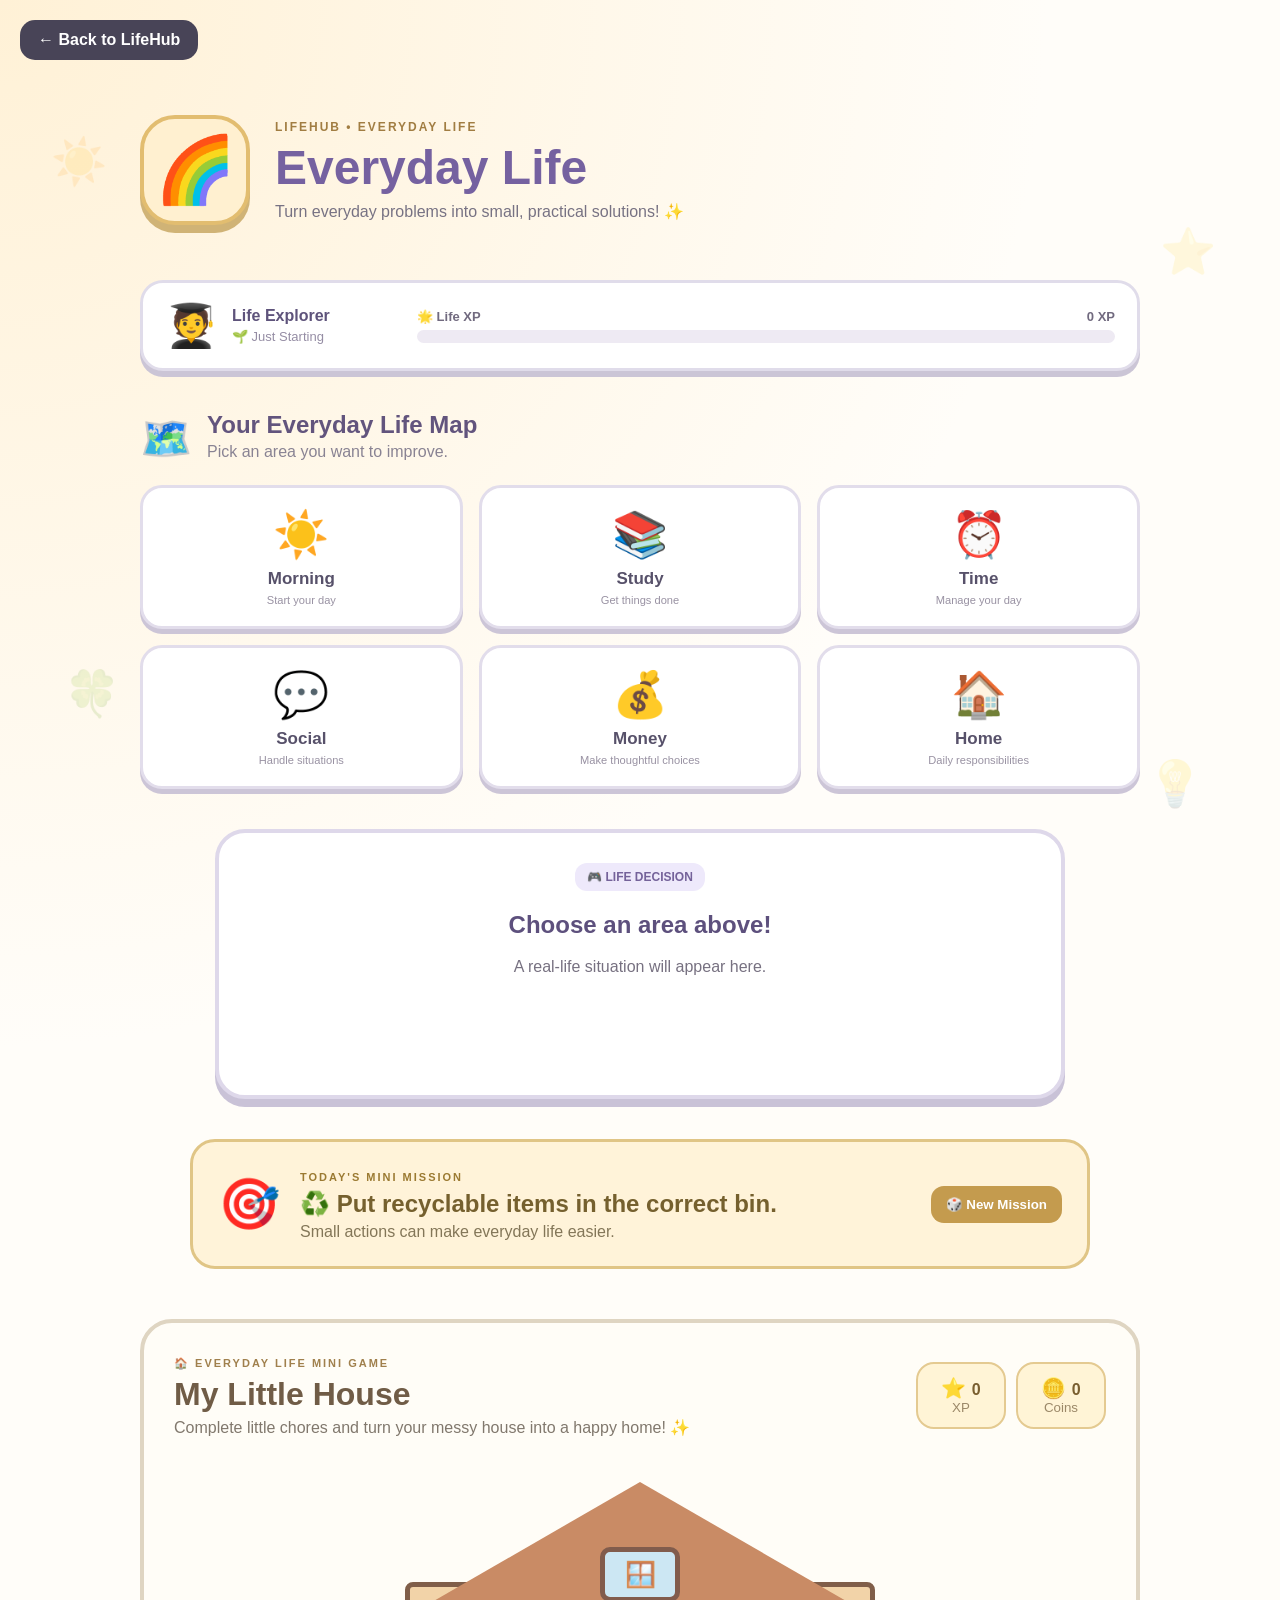
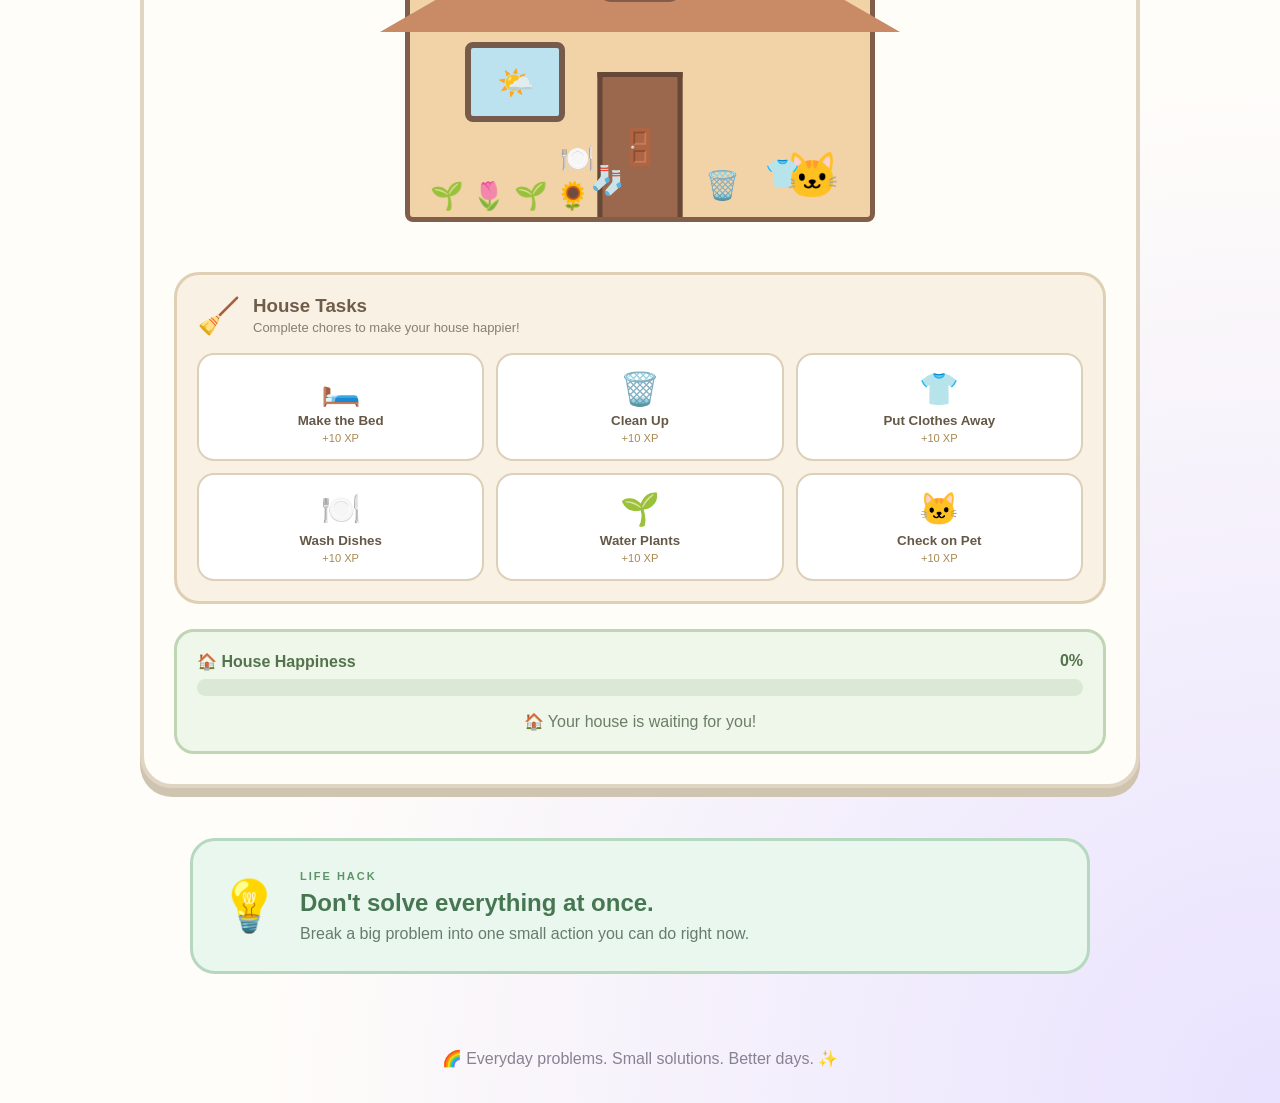
<file: everyday.html>
<!DOCTYPE html>
<html lang="en">

<head>

    <meta charset="UTF-8">

    <meta
        name="viewport"
        content="width=device-width, initial-scale=1.0">

    <title>Everyday Life 🌈 | LifeHub</title>

    <link
        rel="stylesheet"
        href="everyday.css">

</head>


<body>


<!-- =====================================================
     FLOATING DECORATIONS
===================================================== -->

<div class="float-item item1">☀️</div>
<div class="float-item item2">⭐</div>
<div class="float-item item3">🍀</div>
<div class="float-item item4">💡</div>



<!-- =====================================================
     BACK
===================================================== -->

<a
    href="index.html"
    class="back-button">

    ← Back to LifeHub

</a>



<!-- =====================================================
     HERO
===================================================== -->

<header class="hero">

    <div class="hero-icon">
        🌈
    </div>

    <div>

        <span class="mini-title">
            LIFEHUB • EVERYDAY LIFE
        </span>

        <h1>
            Everyday Life
        </h1>

        <p>
            Turn everyday problems into small,
            practical solutions! ✨
        </p>

    </div>

</header>



<!-- =====================================================
     PLAYER CARD
===================================================== -->

<section class="life-status">

    <div class="avatar">

        🧑‍🎓

    </div>


    <div class="player-name">

        <strong>
            Life Explorer
        </strong>

        <span id="life-rank">
            🌱 Just Starting
        </span>

    </div>


    <div class="life-xp">

        <div class="xp-label">

            <span>
                🌟 Life XP
            </span>

            <span id="life-score">
                0 XP
            </span>

        </div>


        <div class="xp-bar">

            <div
                id="life-xp-fill"
                class="xp-fill">
            </div>

        </div>

    </div>

</section>



<!-- =====================================================
     LIFE MAP
===================================================== -->

<section class="life-map">

    <div class="map-title">

        <span>
            🗺️
        </span>

        <div>

            <h2>
                Your Everyday Life Map
            </h2>

            <p>
                Pick an area you want to improve.
            </p>

        </div>

    </div>


    <div class="map-grid">


        <button
            class="life-place"
            onclick="startLifeQuest('morning')">

            <span>
                ☀️
            </span>

            <strong>
                Morning
            </strong>

            <small>
                Start your day
            </small>

        </button>


        <button
            class="life-place"
            onclick="startLifeQuest('study')">

            <span>
                📚
            </span>

            <strong>
                Study
            </strong>

            <small>
                Get things done
            </small>

        </button>


        <button
            class="life-place"
            onclick="startLifeQuest('time')">

            <span>
                ⏰
            </span>

            <strong>
                Time
            </strong>

            <small>
                Manage your day
            </small>

        </button>


        <button
            class="life-place"
            onclick="startLifeQuest('social')">

            <span>
                💬
            </span>

            <strong>
                Social
            </strong>

            <small>
                Handle situations
            </small>

        </button>


        <button
            class="life-place"
            onclick="startLifeQuest('money')">

            <span>
                💰
            </span>

            <strong>
                Money
            </strong>

            <small>
                Make thoughtful choices
            </small>

        </button>


        <button
            class="life-place"
            onclick="startLifeQuest('home')">

            <span>
                🏠
            </span>

            <strong>
                Home
            </strong>

            <small>
                Daily responsibilities
            </small>

        </button>

    </div>

</section>



<!-- =====================================================
     LIFE DECISION
===================================================== -->

<section
    id="life-question"
    class="life-question">

    <span class="question-label">
        🎮 LIFE DECISION
    </span>


    <h2 id="life-question-title">
        Choose an area above!
    </h2>


    <p id="life-question-text">

        A real-life situation will appear here.

    </p>


    <div
        id="life-answers"
        class="life-answers">
    </div>


    <div
        id="life-feedback"
        class="life-feedback">
    </div>

</section>



<!-- =====================================================
     DAILY MINI MISSION
===================================================== -->

<section class="daily-mission">

    <div class="mission-icon">
        🎯
    </div>


    <div class="mission-text">

        <span>
            TODAY'S MINI MISSION
        </span>

        <h2 id="daily-mission">
            Make your bed or tidy one small area.
        </h2>

        <p>
            Small actions can make everyday life easier.
        </p>

    </div>


    <button
        class="mission-button"
        onclick="newDailyMission()">

        🎲 New Mission

    </button>

</section>

<!-- =====================================================
     MY LITTLE HOUSE GAME
===================================================== -->

<section class="house-game">

    <div class="house-header">

        <div>

            <span class="house-label">
                🏠 EVERYDAY LIFE MINI GAME
            </span>

            <h2>
                My Little House
            </h2>

            <p>
                Complete little chores and turn your messy
                house into a happy home! ✨
            </p>

        </div>


        <div class="house-stats">

            <div>

                <span>
                    ⭐
                </span>

                <strong id="house-xp">
                    0
                </strong>

                <small>
                    XP
                </small>

            </div>


            <div>

                <span>
                    🪙
                </span>

                <strong id="house-coins">
                    0
                </strong>

                <small>
                    Coins
                </small>

            </div>

        </div>

    </div>



    <!-- HOUSE -->

    <div class="house">

        <div class="roof">

            <div class="roof-window">
                🪟
            </div>

        </div>


        <div class="house-body">


            <!-- CLOUDS -->

            <div class="house-cloud cloud-one">
                ☁️
            </div>

            <div class="house-cloud cloud-two">
                ☁️
            </div>


            <!-- WINDOW -->

            <div class="house-window">

                🌤️

            </div>


            <!-- DOOR -->

            <div class="house-door">

                <span>
                    🚪
                </span>

            </div>


            <!-- GARDEN -->

            <div class="garden">

                <span>
                    🌱
                </span>

                <span>
                    🌷
                </span>

                <span>
                    🌱
                </span>

                <span>
                    🌻
                </span>

            </div>


            <!-- PET -->

            <div
                id="house-pet"
                class="house-pet">

                🐱

            </div>


            <!-- MESS -->

            <div
                id="mess1"
                class="house-mess">

                🧦

            </div>


            <div
                id="mess2"
                class="house-mess">

                🗑️

            </div>


            <div
                id="mess3"
                class="house-mess">

                🍽️

            </div>


            <div
                id="mess4"
                class="house-mess">

                👕 

            </div>

        </div>

    </div>



    <!-- TASKS -->

    <div class="house-task-panel">

        <div class="task-title">

            <span>
                🧹
            </span>

            <div>

                <h3>
                    House Tasks
                </h3>

                <p>
                    Complete chores to make your house happier!
                </p>

            </div>

        </div>


        <div class="house-tasks">


            <button
                class="house-task"
                onclick="completeHouseTask('bed')">

                <span>
                    🛏️
                </span>

                <strong>
                    Make the Bed
                </strong>

                <small>
                    +10 XP
                </small>

            </button>


            <button
                class="house-task"
                onclick="completeHouseTask('trash')">

                <span>
                    🗑️
                </span>

                <strong>
                    Clean Up
                </strong>

                <small>
                    +10 XP
                </small>

            </button>


            <button
                class="house-task"
                onclick="completeHouseTask('clothes')">

                <span>
                    👕
                </span>

                <strong>
                    Put Clothes Away
                </strong>

                <small>
                    +10 XP
                </small>

            </button>


            <button
                class="house-task"
                onclick="completeHouseTask('dishes')">

                <span>
                    🍽️
                </span>

                <strong>
                    Wash Dishes
                </strong>

                <small>
                    +10 XP
                </small>

            </button>


            <button
                class="house-task"
                onclick="completeHouseTask('plant')">

                <span>
                    🌱
                </span>

                <strong>
                    Water Plants
                </strong>

                <small>
                    +10 XP
                </small>

            </button>


            <button
                class="house-task"
                onclick="completeHouseTask('pet')">

                <span>
                    🐱
                </span>

                <strong>
                    Check on Pet
                </strong>

                <small>
                    +10 XP
                </small>

            </button>

        </div>

    </div>



    <!-- HOUSE PROGRESS -->

    <div class="house-progress">

        <div class="progress-info">

            <span>
                🏠 House Happiness
            </span>

            <span id="house-happiness-text">
                0%
            </span>

        </div>


        <div class="house-progress-bar">

            <div
                id="house-progress-fill"
                class="house-progress-fill">
            </div>

        </div>


        <p id="house-message">

            Your house is waiting for you! 🏠

        </p>

    </div>

</section>



<!-- =====================================================
     LIFE HACK
===================================================== -->

<section class="life-hack">

    <div class="hack-icon">
        💡
    </div>


    <div>

        <span>
            LIFE HACK
        </span>

        <h2>
            Don't solve everything at once.
        </h2>

        <p>
            Break a big problem into one small action
            you can do right now.
        </p>

    </div>

</section>



<!-- =====================================================
     FOOTER
===================================================== -->

<footer>

    🌈 Everyday problems.
    Small solutions.
    Better days. ✨

</footer>



<script src="everyday.js"></script>

</body>

</html>
</file>
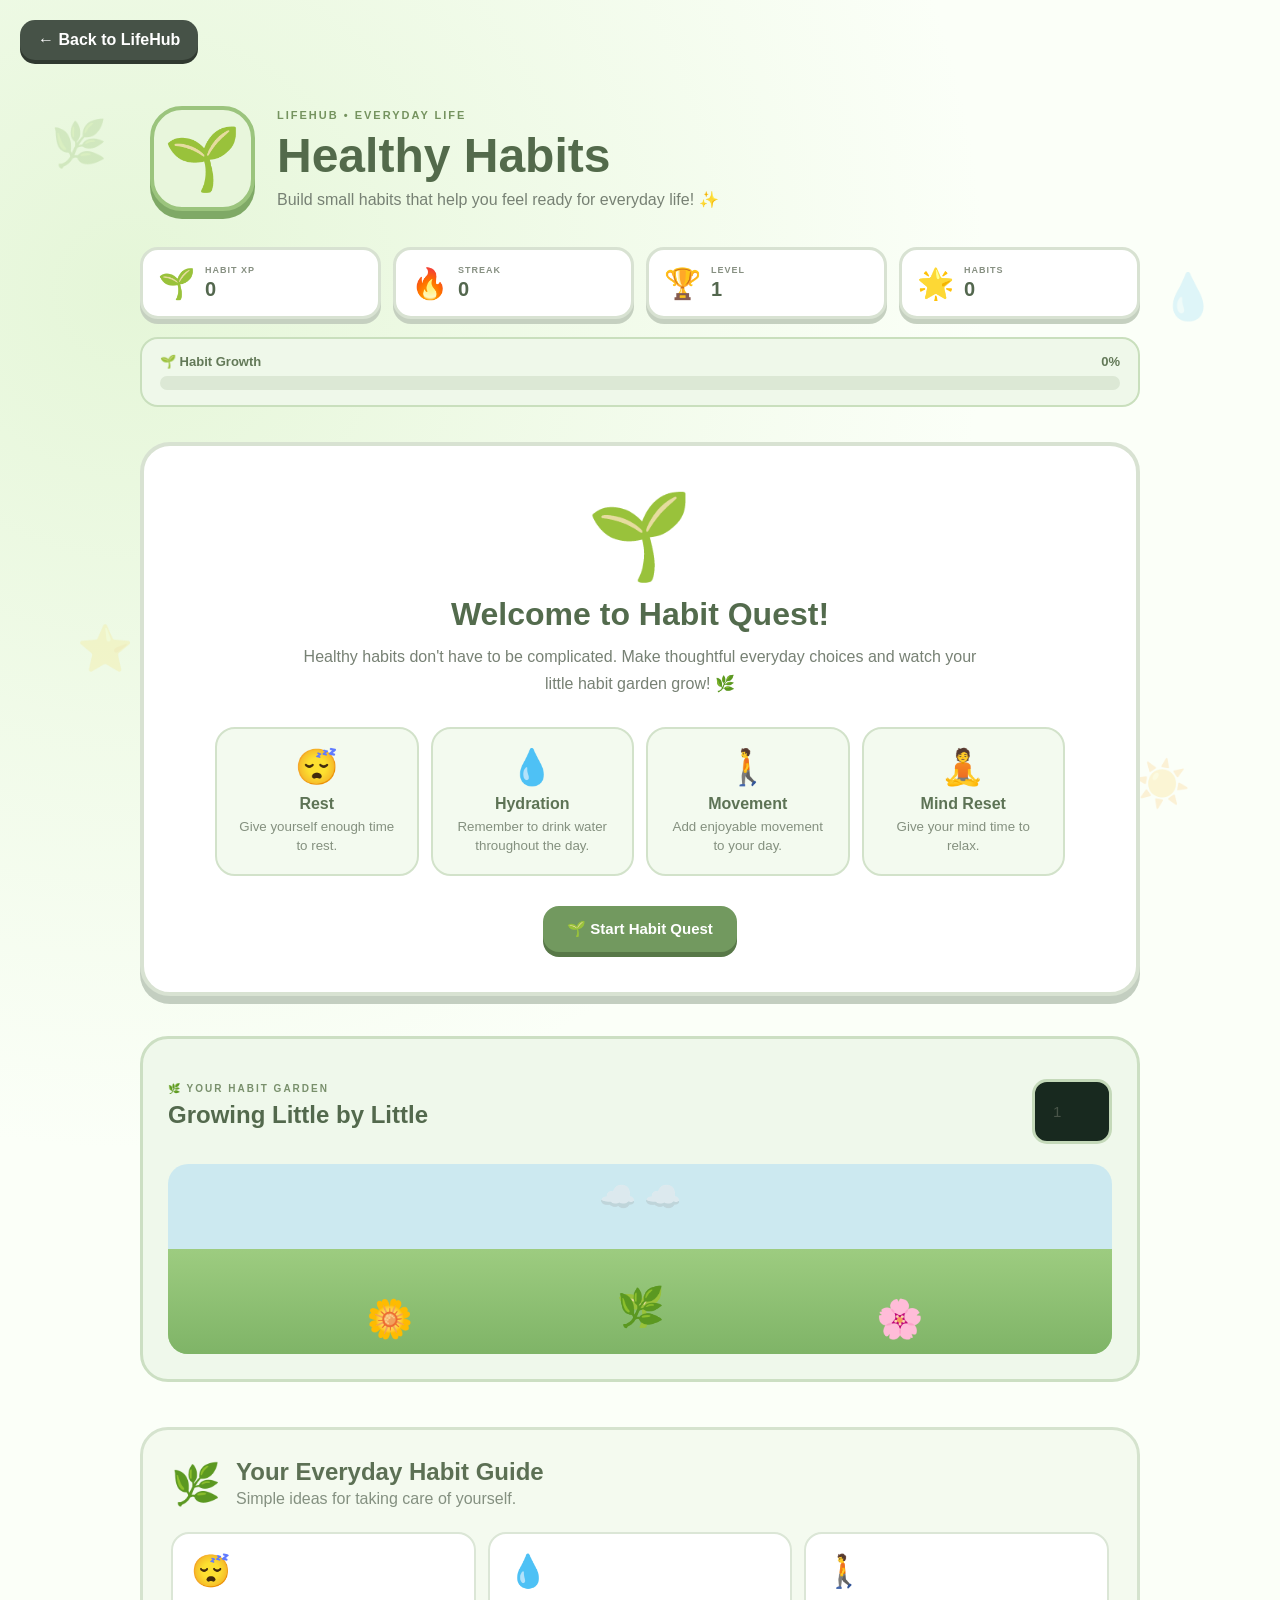
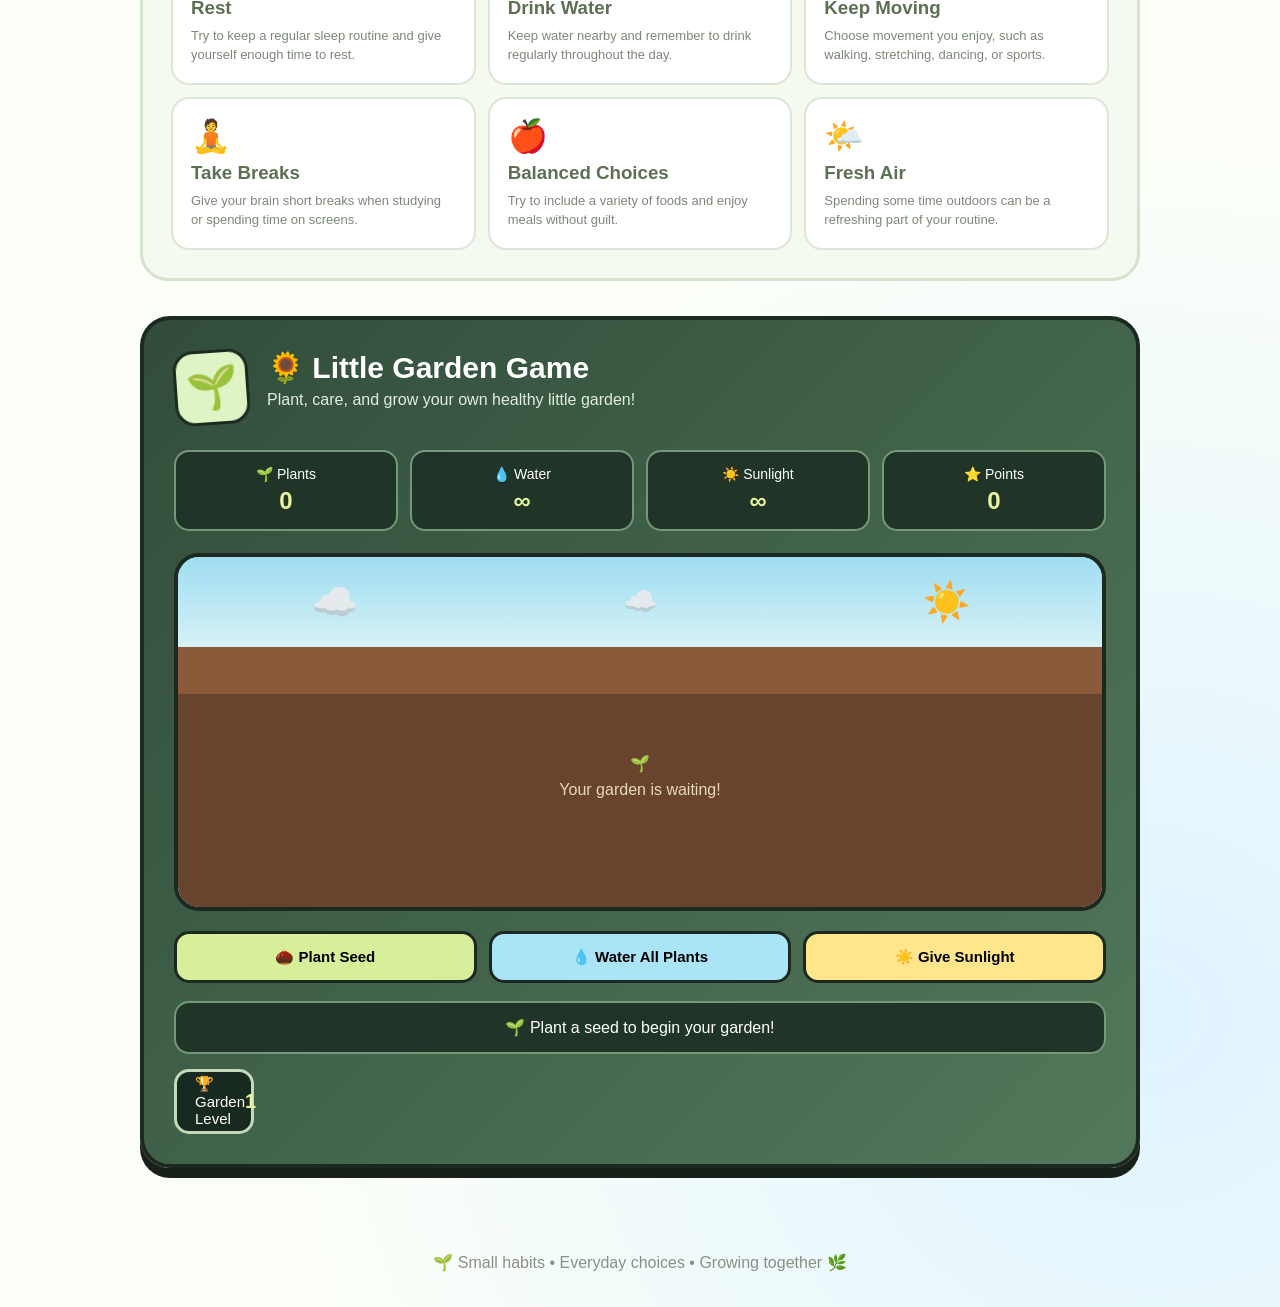
<file: healthyhabits.html>
<!DOCTYPE html>
<html lang="en">

<head>

    <meta charset="UTF-8">

    <meta
        name="viewport"
        content="width=device-width, initial-scale=1.0">

    <title>Healthy Habits 🌱 | LifeHub</title>

    <link
        rel="stylesheet"
        href="healthyhabits.css">

</head>


<body>


<!-- =====================================================
     BACK BUTTON
===================================================== -->

<a
    href="index.html"
    class="back-button">

    ← Back to LifeHub

</a>



<!-- =====================================================
     FLOATING DECORATIONS
===================================================== -->

<div class="floating-decoration decoration-one">
    🌿
</div>

<div class="floating-decoration decoration-two">
    💧
</div>

<div class="floating-decoration decoration-three">
    ⭐
</div>

<div class="floating-decoration decoration-four">
    ☀️
</div>



<!-- =====================================================
     MAIN CONTAINER
===================================================== -->

<main class="habit-container">


    <!-- =================================================
         HEADER
    ================================================= -->

    <header class="habit-header">

        <div class="header-icon">
            🌱
        </div>

        <div>

            <span class="small-title">
                LIFEHUB • EVERYDAY LIFE
            </span>

            <h1>
                Healthy Habits
            </h1>

            <p>
                Build small habits that help you
                feel ready for everyday life! ✨
            </p>

        </div>

    </header>



    <!-- =================================================
         PLAYER HUD
    ================================================= -->

    <section class="habit-hud">


        <div class="hud-item">

            <span class="hud-icon">
                🌱
            </span>

            <div>

                <small>
                    HABIT XP
                </small>

                <strong id="habit-xp">
                    0
                </strong>

            </div>

        </div>


        <div class="hud-item">

            <span class="hud-icon">
                🔥
            </span>

            <div>

                <small>
                    STREAK
                </small>

                <strong id="habit-streak">
                    0
                </strong>

            </div>

        </div>


        <div class="hud-item">

            <span class="hud-icon">
                🏆
            </span>

            <div>

                <small>
                    LEVEL
                </small>

                <strong id="habit-level">
                    1
                </strong>

            </div>

        </div>


        <div class="hud-item">

            <span class="hud-icon">
                🌟
            </span>

            <div>

                <small>
                    HABITS
                </small>

                <strong id="habit-count">
                    0
                </strong>

            </div>

        </div>

    </section>



    <!-- =================================================
         XP BAR
    ================================================= -->

    <section class="xp-section">

        <div class="xp-label">

            <span>
                🌱 Habit Growth
            </span>

            <span id="xp-percent">
                0%
            </span>

        </div>

        <div class="xp-bar">

            <div
                id="xp-fill"
                class="xp-fill">
            </div>

        </div>

    </section>



    <!-- =================================================
         INTRO
    ================================================= -->

    <section
        id="intro-screen"
        class="screen intro-screen">


        <div class="intro-plant">
            🌱
        </div>


        <h2>
            Welcome to Habit Quest!
        </h2>


        <p>
            Healthy habits don't have to be complicated.
            Make thoughtful everyday choices and watch
            your little habit garden grow! 🌿
        </p>



        <!-- HABIT CATEGORIES -->

        <div class="habit-categories">


            <div class="category-card">

                <span>
                    😴
                </span>

                <strong>
                    Rest
                </strong>

                <small>
                    Give yourself enough time to rest.
                </small>

            </div>


            <div class="category-card">

                <span>
                    💧
                </span>

                <strong>
                    Hydration
                </strong>

                <small>
                    Remember to drink water throughout
                    the day.
                </small>

            </div>


            <div class="category-card">

                <span>
                    🚶
                </span>

                <strong>
                    Movement
                </strong>

                <small>
                    Add enjoyable movement to your day.
                </small>

            </div>


            <div class="category-card">

                <span>
                    🧘
                </span>

                <strong>
                    Mind Reset
                </strong>

                <small>
                    Give your mind time to relax.
                </small>

            </div>

        </div>



        <button
            class="main-button"
            onclick="startHabitGame()">

            🌱 Start Habit Quest

        </button>

    </section>



    <!-- =================================================
         GAME SCREEN
    ================================================= -->

    <section
        id="game-screen"
        class="screen game-screen hidden">


        <!-- QUESTION -->

        <div class="question-card">


            <div class="question-top">

                <span id="habit-round">
                    HABIT 1 / 8
                </span>

                <span id="habit-category">
                    🌱 DAILY ROUTINE
                </span>

            </div>


            <div
                id="habit-icon"
                class="habit-question-icon">

                🌱

            </div>


            <h2 id="habit-question">
                Question
            </h2>


            <p id="habit-description">
                Description
            </p>

        </div>



        <!-- CHOICES -->

        <div
            id="habit-choices"
            class="habit-choices">
        </div>



        <!-- FEEDBACK -->

        <div
            id="habit-feedback"
            class="habit-feedback hidden">


            <div
                id="feedback-icon"
                class="feedback-icon">

                🌟

            </div>


            <div>

                <h3 id="feedback-title">
                    Nice choice!
                </h3>


                <p id="feedback-text">
                </p>

            </div>

        </div>



        <!-- NEXT -->

        <button
            id="habit-next-button"
            class="main-button next-button hidden"
            onclick="nextHabit()">

            Next Habit →

        </button>

    </section>



    <!-- =================================================
         HABIT GARDEN
    ================================================= -->

    <section class="garden-section">

        <div class="garden-header">

            <div>

                <span>
                    🌿 YOUR HABIT GARDEN
                </span>

                <h2>
                    Growing Little by Little
                </h2>

            </div>

            <div
                id="garden-level"
                class="garden-level">

                🌱

            </div>

        </div>


        <div
            id="habit-garden"
            class="habit-garden">

            <div class="garden-ground">

                <span class="plant plant-one">
                    🌱
                </span>

                <span class="plant plant-two">
                    🌿
                </span>

                <span class="plant plant-three">
                    🌱
                </span>

                <span class="plant plant-four">
                    🌿
                </span>

                <span class="flower flower-one">
                    🌼
                </span>

                <span class="flower flower-two">
                    🌸
                </span>

            </div>

        </div>

    </section>



    <!-- =================================================
         RESULT SCREEN
    ================================================= -->

    <section
        id="result-screen"
        class="screen result-screen hidden">


        <div
            id="result-icon"
            class="result-icon">

            🌳

        </div>


        <span class="result-label">
            HABIT QUEST COMPLETE
        </span>


        <h2 id="result-title">
            Habit Hero!
        </h2>


        <p id="result-description">
            Great job!
        </p>



        <!-- FINAL STATS -->

        <div class="final-stats">


            <div>

                <span>
                    🌱
                </span>

                <strong id="final-xp">
                    0
                </strong>

                <small>
                    HABIT XP
                </small>

            </div>


            <div>

                <span>
                    🔥
                </span>

                <strong id="final-streak">
                    0
                </strong>

                <small>
                    BEST STREAK
                </small>

            </div>


            <div>

                <span>
                    🏆
                </span>

                <strong id="final-level">
                    1
                </strong>

                <small>
                    LEVEL
                </small>

            </div>

        </div>



        <!-- FINAL TIP -->

        <div class="final-message">

            <span>
                💡
            </span>

            <p id="final-tip">
                Small healthy choices can add up over time.
            </p>

        </div>



        <button
            class="main-button"
            onclick="restartHabitGame()">

            🔄 Grow Again

        </button>

    </section>



    <!-- =================================================
         HEALTHY HABIT TIPS
    ================================================= -->

    <section class="tips-section">


        <div class="tips-title">

            <span>
                🌿
            </span>

            <div>

                <h2>
                    Your Everyday Habit Guide
                </h2>

                <p>
                    Simple ideas for taking care of yourself.
                </p>

            </div>

        </div>



        <div class="tips-grid">


            <div class="tip-card">

                <span>
                    😴
                </span>

                <h3>
                    Rest
                </h3>

                <p>
                    Try to keep a regular sleep routine
                    and give yourself enough time to rest.
                </p>

            </div>


            <div class="tip-card">

                <span>
                    💧
                </span>

                <h3>
                    Drink Water
                </h3>

                <p>
                    Keep water nearby and remember to
                    drink regularly throughout the day.
                </p>

            </div>


            <div class="tip-card">

                <span>
                    🚶
                </span>

                <h3>
                    Keep Moving
                </h3>

                <p>
                    Choose movement you enjoy, such as
                    walking, stretching, dancing, or sports.
                </p>

            </div>


            <div class="tip-card">

                <span>
                    🧘
                </span>

                <h3>
                    Take Breaks
                </h3>

                <p>
                    Give your brain short breaks when
                    studying or spending time on screens.
                </p>

            </div>


            <div class="tip-card">

                <span>
                    🍎
                </span>

                <h3>
                    Balanced Choices
                </h3>

                <p>
                    Try to include a variety of foods
                    and enjoy meals without guilt.
                </p>

            </div>


            <div class="tip-card">

                <span>
                    🌤️
                </span>

                <h3>
                    Fresh Air
                </h3>

                <p>
                    Spending some time outdoors can be
                    a refreshing part of your routine.
                </p>

            </div>

        </div>

    </section>

         <!-- =====================================================
     PLANTING GAME
===================================================== -->

<section class="planting-game">

    <div class="planting-header">

        <div class="planting-icon">
            🌱
        </div>

        <div>

            <h2>
                🌻 Little Garden Game
            </h2>

            <p>
                Plant, care, and grow your own
                healthy little garden!
            </p>

        </div>

    </div>


    <!-- =================================================
         GARDEN STATS
    ================================================= -->

    <div class="garden-stats">

        <div class="garden-stat">

            <span>
                🌱 Plants
            </span>

            <strong id="plant-count">
                0
            </strong>

        </div>


        <div class="garden-stat">

            <span>
                💧 Water
            </span>

            <strong id="water-count">
                5
            </strong>

        </div>


        <div class="garden-stat">

            <span>
                ☀️ Sunlight
            </span>

            <strong id="sun-count">
                3
            </strong>

        </div>


        <div class="garden-stat">

            <span>
                ⭐ Points
            </span>

            <strong id="garden-points">
                0
            </strong>

        </div>

    </div>


    <!-- =================================================
         GARDEN
    ================================================= -->

    <div class="garden-area">

        <div class="garden-sky">

            ☁️
            <span>☁️</span>
            ☀️

        </div>


        <div
            id="garden"
            class="garden">

            <div class="empty-garden">

                🌱

                <p>
                    Your garden is waiting!
                </p>

            </div>

        </div>

    </div>


    <!-- =================================================
     ACTIONS
================================================= -->

<div class="garden-actions">

    <button
        onclick="plantSeed()"
        class="garden-button plant-button">

        🌰 Plant Seed

    </button>


    <button
        onclick="waterAllPlants()"
        class="garden-button water-button">

        💧 Water All Plants

    </button>


    <button
        onclick="giveSunlightToAll()"
        class="garden-button sun-button">

        ☀️ Give Sunlight

    </button>

</div>


    <!-- =================================================
         MESSAGE
    ================================================= -->

    <div
        id="garden-message"
        class="garden-message">

        🌱 Plant a seed to begin your garden!

    </div>


    <!-- =================================================
         LEVEL
    ================================================= -->

    <div class="garden-level">

        <span>
            🏆 Garden Level
        </span>

        <strong id="garden-level">
            1
        </strong>

    </div>

</section>


</main>



<!-- =====================================================
     FOOTER
===================================================== -->

<footer>

    🌱 Small habits • Everyday choices • Growing together 🌿

</footer>



<script src="healthyhabits.js"></script>

</body>

</html>
</file>
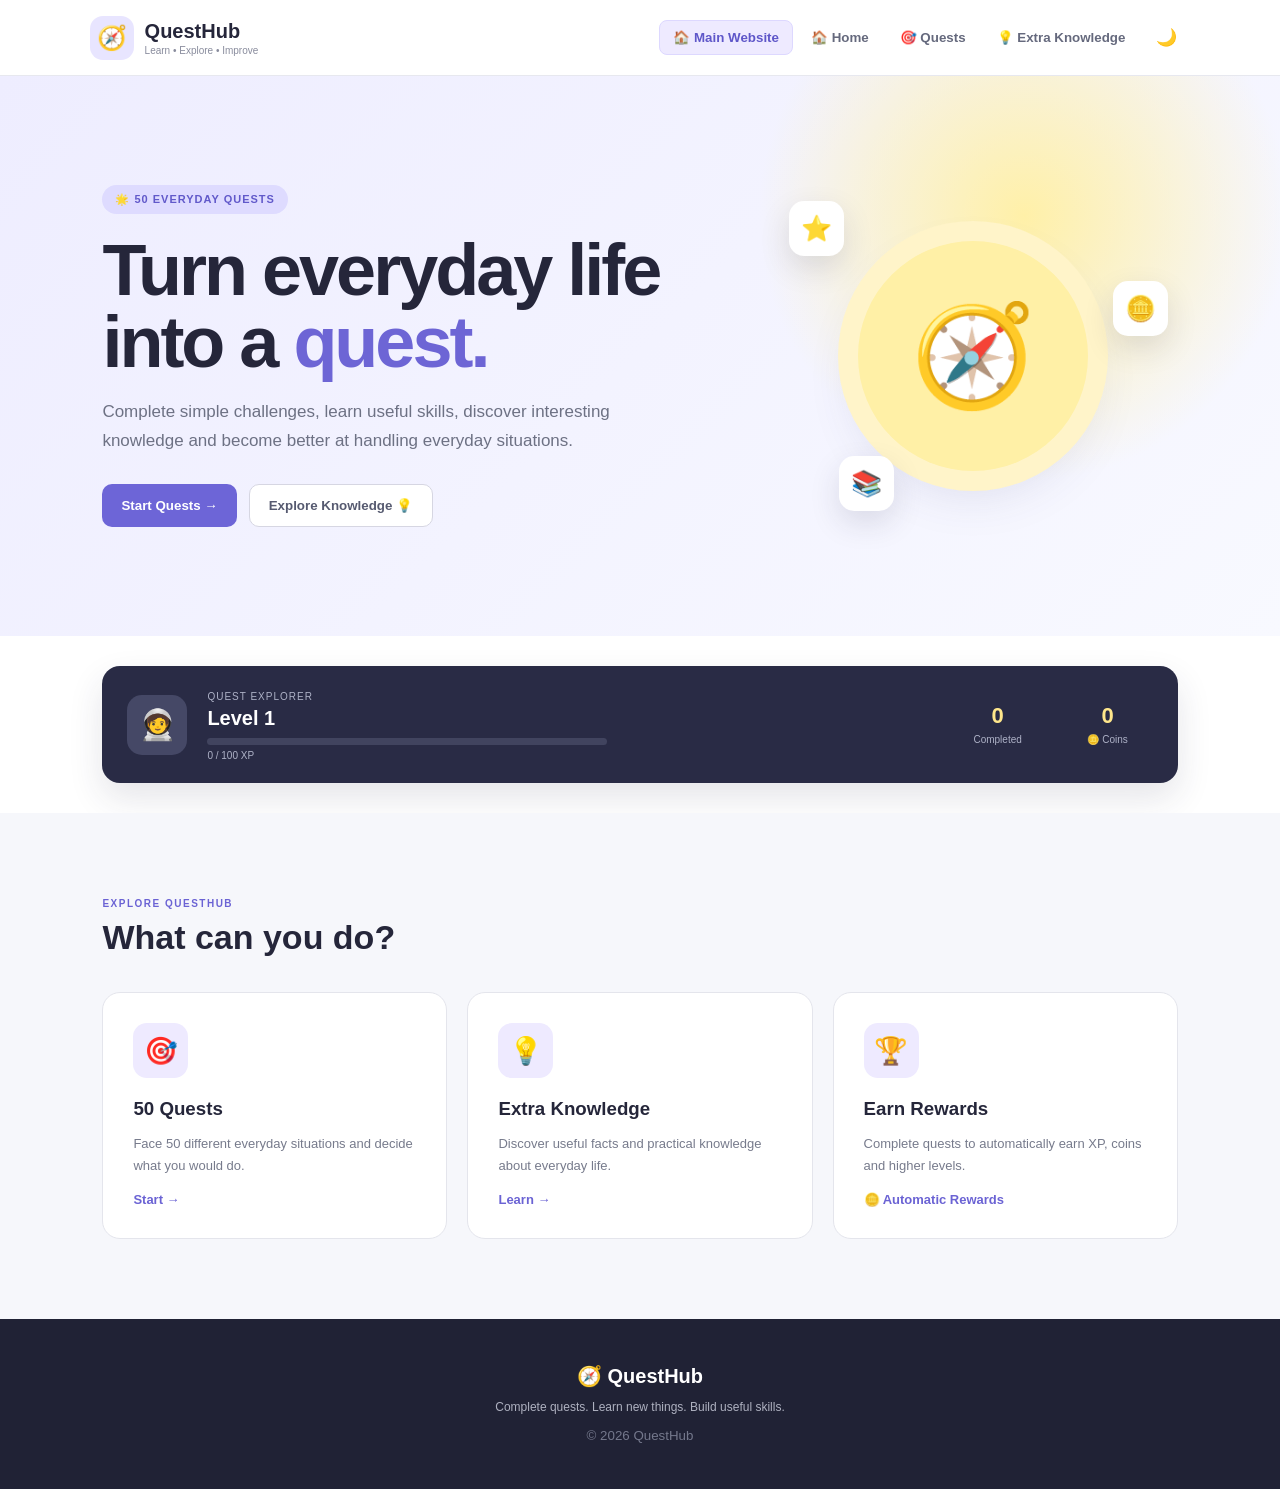
<file: helpresources.html>
<!DOCTYPE html>
<html lang="en">

<head>

    <meta charset="UTF-8">

    <meta
        name="viewport"
        content="width=device-width, initial-scale=1.0"
    >

    <title>QuestHub - Everyday Life Quests</title>

    <link
        rel="stylesheet"
        href="helpresources.css"
    >

</head>


<body>


    <!-- =========================================
         HEADER
    ========================================== -->

    <header class="header">

        <div class="logo">

            <div class="logo-icon">
                🧭
            </div>

            <div>

                <h1>QuestHub</h1>

                <p>
                    Learn • Explore • Improve
                </p>

            </div>

        </div>


        <nav>

            <!-- BACK TO ORIGINAL WEBSITE -->

            <button
                onclick="goToIndex1()"
                class="main-site-button"
            >
                🏠 Main Website
            </button>


            <button
                onclick="showPage('home')"
            >
                🏠 Home
            </button>


            <button
                onclick="showPage('quests')"
            >
                🎯 Quests
            </button>


            <button
                onclick="showPage('knowledge')"
            >
                💡 Extra Knowledge
            </button>


            <button
                class="dark-button"
                onclick="toggleDarkMode()"
                id="darkButton"
            >
                🌙
            </button>

        </nav>

    </header>



    <!-- =========================================
         HOME
    ========================================== -->

    <main id="homePage">


        <section class="hero">

            <div class="hero-text">

                <span class="hero-tag">
                    🌟 50 EVERYDAY QUESTS
                </span>

                <h2>
                    Turn everyday life
                    into a <span>quest.</span>
                </h2>

                <p>
                    Complete simple challenges, learn useful
                    skills, discover interesting knowledge and
                    become better at handling everyday situations.
                </p>


                <div class="hero-buttons">

                    <button
                        class="primary-button"
                        onclick="showPage('quests')"
                    >
                        Start Quests →
                    </button>


                    <button
                        class="secondary-button"
                        onclick="showPage('knowledge')"
                    >
                        Explore Knowledge 💡
                    </button>

                </div>

            </div>


            <div class="hero-art">

                <div class="quest-circle">

                    <div class="compass">
                        🧭
                    </div>

                </div>

                <div class="floating-item item1">
                    ⭐
                </div>

                <div class="floating-item item2">
                    🪙
                </div>

                <div class="floating-item item3">
                    📚
                </div>

            </div>

        </section>



        <!-- =========================================
             PLAYER STATS
        ========================================== -->

        <section class="player-section">

            <div class="player-card">

                <div class="player-avatar">
                    🧑‍🚀
                </div>


                <div class="player-info">

                    <span>
                        QUEST EXPLORER
                    </span>

                    <h2 id="playerLevel">
                        Level 1
                    </h2>


                    <div class="xp-container">

                        <div
                            class="xp-bar"
                            id="xpBar"
                        ></div>

                    </div>


                    <small id="xpText">
                        0 / 100 XP
                    </small>

                </div>


                <div class="player-stat">

                    <strong id="completedCount">
                        0
                    </strong>

                    <span>
                        Completed
                    </span>

                </div>


                <div class="player-stat">

                    <strong id="coinCount">
                        0
                    </strong>

                    <span>
                        🪙 Coins
                    </span>

                </div>

            </div>

        </section>



        <!-- =========================================
             FEATURE CARDS
        ========================================== -->

        <section class="feature-section">

            <div class="section-title">

                <span>
                    EXPLORE QUESTHUB
                </span>

                <h2>
                    What can you do?
                </h2>

            </div>


            <div class="feature-grid">


                <!-- QUEST -->

                <div
                    class="feature-card"
                    onclick="showPage('quests')"
                >

                    <div class="feature-icon">
                        🎯
                    </div>

                    <h3>
                        50 Quests
                    </h3>

                    <p>
                        Face 50 different everyday situations
                        and decide what you would do.
                    </p>

                    <strong>
                        Start →
                    </strong>

                </div>



                <!-- KNOWLEDGE -->

                <div
                    class="feature-card"
                    onclick="showPage('knowledge')"
                >

                    <div class="feature-icon">
                        💡
                    </div>

                    <h3>
                        Extra Knowledge
                    </h3>

                    <p>
                        Discover useful facts and practical
                        knowledge about everyday life.
                    </p>

                    <strong>
                        Learn →
                    </strong>

                </div>



                <!-- REWARD
                     IMPORTANT:
                     THIS IS NOT CLICKABLE
                -->

                <div class="feature-card reward-card">

                    <div class="feature-icon">
                        🏆
                    </div>

                    <h3>
                        Earn Rewards
                    </h3>

                    <p>
                        Complete quests to automatically earn
                        XP, coins and higher levels.
                    </p>

                    <strong>
                        🪙 Automatic Rewards
                    </strong>

                </div>


            </div>

        </section>

    </main>



    <!-- =========================================
         QUEST PAGE
    ========================================== -->

    <main
        id="questsPage"
        class="hidden"
    >


        <section class="page-header">

            <!-- BACK BUTTON -->

            <button
                class="back-page-button"
                onclick="showPage('home')"
            >
                ← Back
            </button>


            <span>
                🎯 QUEST ADVENTURE
            </span>

            <h2>
                Everyday Life Quests
            </h2>

            <p>
                Choose a situation and complete the challenge.
            </p>

        </section>



        <!-- QUEST FILTER -->

        <section class="quest-controls">


            <div class="search-wrapper">

                🔎

                <input
                    id="questSearch"
                    type="text"
                    placeholder="Search quests..."
                    oninput="searchQuests()"
                >

            </div>



            <div class="category-buttons">

                <button
                    class="category-button active"
                    onclick="filterQuests('All')"
                >
                    All
                </button>


                <button
                    class="category-button"
                    onclick="filterQuests('School')"
                >
                    📚 School
                </button>


                <button
                    class="category-button"
                    onclick="filterQuests('Environment')"
                >
                    🌱 Environment
                </button>


                <button
                    class="category-button"
                    onclick="filterQuests('Technology')"
                >
                    💻 Technology
                </button>


                <button
                    class="category-button"
                    onclick="filterQuests('Life Skills')"
                >
                    🧰 Life Skills
                </button>


                <button
                    class="category-button"
                    onclick="filterQuests('Community')"
                >
                    🤝 Community
                </button>

            </div>

        </section>



        <!-- QUEST GRID -->

        <section
            id="questGrid"
            class="quest-grid"
        >

            <!--
                JavaScript creates all 50 quests here.
            -->

        </section>

    </main>



    <!-- =========================================
         KNOWLEDGE PAGE
    ========================================== -->

    <main
        id="knowledgePage"
        class="hidden"
    >


        <section class="page-header knowledge-header">


            <!-- BACK BUTTON -->

            <button
                class="back-page-button"
                onclick="showPage('home')"
            >
                ← Back
            </button>


            <span>
                💡 KNOWLEDGE LIBRARY
            </span>

            <h2>
                Extra Knowledge
            </h2>

            <p>
                Short, useful facts that can help you understand
                the world around you.
            </p>

        </section>



        <section class="knowledge-grid">


            <!-- KNOWLEDGE 1 -->

            <article class="knowledge-card">

                <div class="knowledge-icon">
                    🧠
                </div>

                <span>
                    LEARNING
                </span>

                <h3>
                    Why does active recall help?
                </h3>

                <p>
                    Trying to remember information instead of
                    simply rereading it helps strengthen your
                    ability to retrieve that information later.
                </p>

                <button onclick="showFact(this)">
                    Show More
                </button>

                <div class="hidden-fact">
                    Example: close your notes and try explaining
                    the topic from memory.
                </div>

            </article>



            <!-- KNOWLEDGE 2 -->

            <article class="knowledge-card">

                <div class="knowledge-icon">
                    🌱
                </div>

                <span>
                    ENVIRONMENT
                </span>

                <h3>
                    What is biodiversity?
                </h3>

                <p>
                    Biodiversity refers to the variety of living
                    organisms, including plants, animals and
                    microorganisms.
                </p>

                <button onclick="showFact(this)">
                    Show More
                </button>

                <div class="hidden-fact">
                    Healthy ecosystems often depend on many
                    different organisms interacting together.
                </div>

            </article>



            <!-- KNOWLEDGE 3 -->

            <article class="knowledge-card">

                <div class="knowledge-icon">
                    💻
                </div>

                <span>
                    TECHNOLOGY
                </span>

                <h3>
                    What is an algorithm?
                </h3>

                <p>
                    An algorithm is a sequence of instructions
                    used to solve a problem or complete a task.
                </p>

                <button onclick="showFact(this)">
                    Show More
                </button>

                <div class="hidden-fact">
                    A recipe can be thought of as a simple
                    everyday example of an algorithm.
                </div>

            </article>



            <!-- KNOWLEDGE 4 -->

            <article class="knowledge-card">

                <div class="knowledge-icon">
                    ⚡
                </div>

                <span>
                    ENERGY
                </span>

                <h3>
                    Why save electricity?
                </h3>

                <p>
                    Using electricity efficiently can reduce
                    unnecessary energy consumption.
                </p>

                <button onclick="showFact(this)">
                    Show More
                </button>

                <div class="hidden-fact">
                    Turning off equipment when it is not needed
                    is one simple way to avoid unnecessary use.
                </div>

            </article>



            <!-- KNOWLEDGE 5 -->

            <article class="knowledge-card">

                <div class="knowledge-icon">
                    💬
                </div>

                <span>
                    COMMUNICATION
                </span>

                <h3>
                    What is active listening?
                </h3>

                <p>
                    Active listening means paying attention,
                    understanding the message and responding
                    appropriately.
                </p>

                <button onclick="showFact(this)">
                    Show More
                </button>

                <div class="hidden-fact">
                    Asking a relevant question can show that
                    you are paying attention.
                </div>

            </article>



            <!-- KNOWLEDGE 6 -->

            <article class="knowledge-card">

                <div class="knowledge-icon">
                    🔐
                </div>

                <span>
                    DIGITAL SAFETY
                </span>

                <h3>
                    Why are strong passwords important?
                </h3>

                <p>
                    Strong, unique passwords make it harder for
                    others to gain unauthorised access to accounts.
                </p>

                <button onclick="showFact(this)">
                    Show More
                </button>

                <div class="hidden-fact">
                    Using different passwords for important
                    accounts can reduce the impact of one
                    compromised password.
                </div>

            </article>



            <!-- KNOWLEDGE 7 -->

            <article class="knowledge-card">

                <div class="knowledge-icon">
                    🗑️
                </div>

                <span>
                    WASTE
                </span>

                <h3>
                    What is the 3R principle?
                </h3>

                <p>
                    The 3Rs are Reduce, Reuse and Recycle.
                    They encourage people to minimise waste.
                </p>

                <button onclick="showFact(this)">
                    Show More
                </button>

                <div class="hidden-fact">
                    Reducing consumption can often prevent waste
                    before it is created.
                </div>

            </article>



            <!-- KNOWLEDGE 8 -->

            <article class="knowledge-card">

                <div class="knowledge-icon">
                    🧩
                </div>

                <span>
                    PROBLEM SOLVING
                </span>

                <h3>
                    Why define a problem first?
                </h3>

                <p>
                    Clearly understanding a problem can help you
                    choose a more appropriate solution.
                </p>

                <button onclick="showFact(this)">
                    Show More
                </button>

                <div class="hidden-fact">
                    Ask: What exactly is happening? What do I
                    need to change? What information is missing?
                </div>

            </article>

        </section>

    </main>



    <!-- =========================================
         QUEST MODAL
    ========================================== -->

    <div
        id="questModal"
        class="modal hidden"
    >

        <div class="modal-box">


            <button
                class="close-button"
                onclick="closeQuest()"
            >
                ×
            </button>


            <div
                id="modalIcon"
                class="modal-icon"
            >
                🎯
            </div>


            <span
                id="modalCategory"
                class="modal-category"
            >
                SCHOOL
            </span>


            <h2 id="modalTitle">
                Quest Title
            </h2>


            <div class="situation-box">

                <span>
                    SITUATION
                </span>

                <p id="modalSituation">
                    Situation goes here.
                </p>

            </div>


            <h3>
                What would you do?
            </h3>


            <div
                id="choiceContainer"
                class="choice-container"
            >

                <!-- Choices created by JS -->

            </div>



            <!-- RESULT -->

            <div
                id="questResult"
                class="quest-result hidden"
            >

                <div id="resultIcon">
                    ⭐
                </div>


                <h3 id="resultTitle">
                    Quest Complete!
                </h3>


                <p id="resultText">
                    Great job!
                </p>


                <div class="reward-earned">

                    🪙 +
                    <span id="rewardCoins">
                        10
                    </span>

                    coins

                    &nbsp;&nbsp;

                    ⭐ +
                    <span id="rewardXP">
                        20
                    </span>

                    XP

                </div>


                <button
                    onclick="closeQuest()"
                >
                    Continue
                </button>

            </div>

        </div>

    </div>



    <!-- =========================================
         FOOTER
    ========================================== -->

    <footer>

        <div class="footer-logo">
            🧭 QuestHub
        </div>

        <p>
            Complete quests. Learn new things. Build useful skills.
        </p>

        <small>
            © 2026 QuestHub
        </small>

    </footer>



    <script src="helpresources.js"></script>

</body>

</html>
</file>
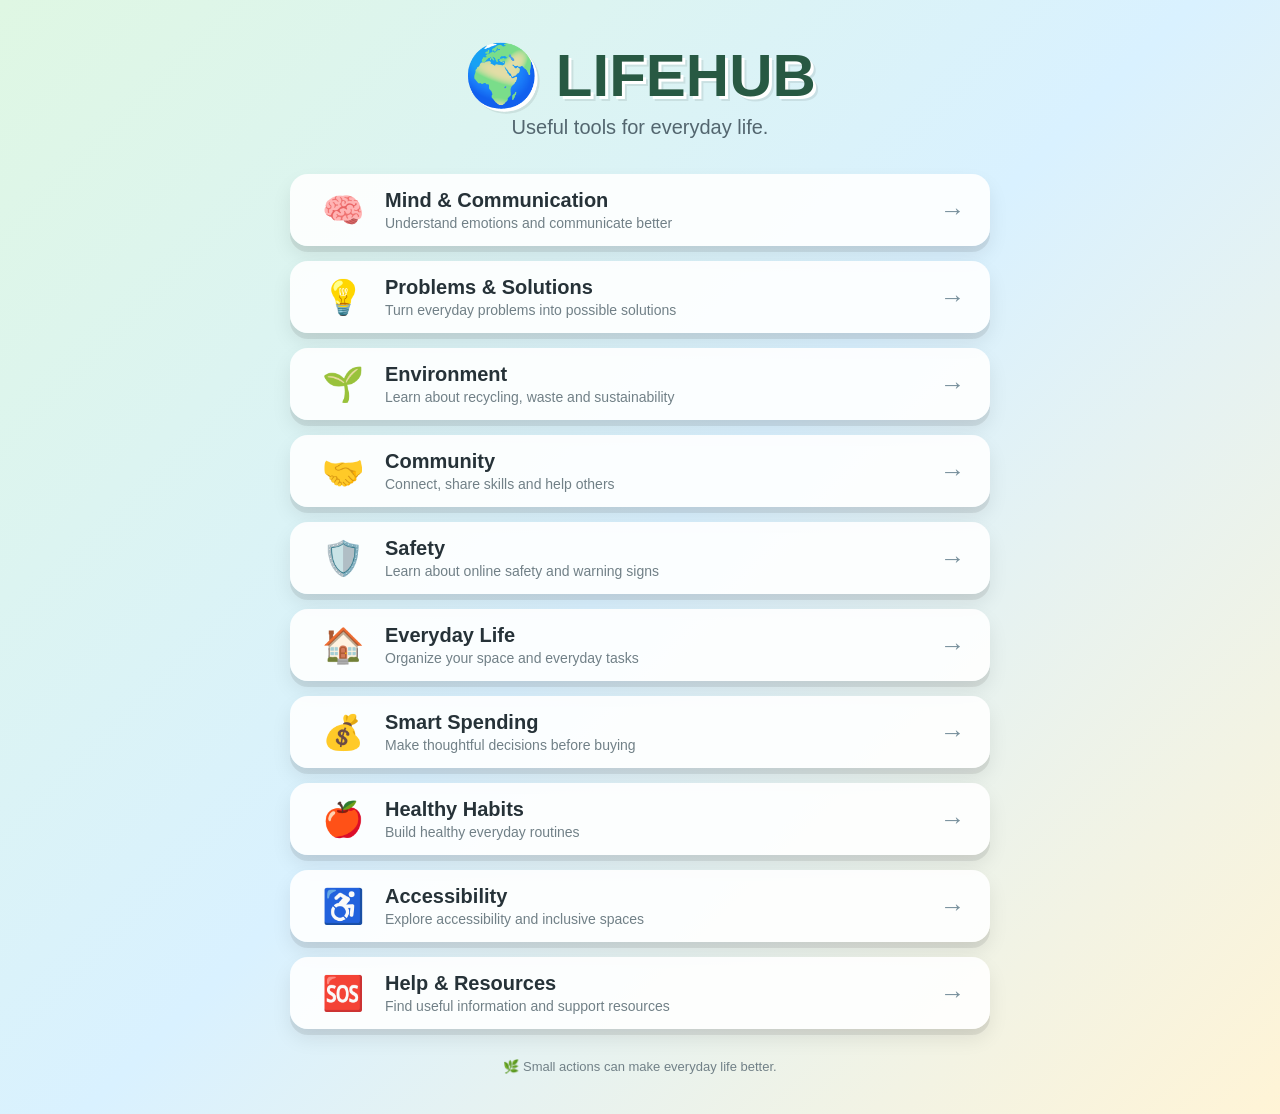
<file: index1.html>
<!DOCTYPE html>
<html lang="en">
<head>
    <meta charset="UTF-8">
    <meta name="viewport" content="width=device-width, initial-scale=1.0">

    <title>LifeHub 🌍</title>

    <style>

        /* =========================
           GENERAL
        ========================= */

        * {
            box-sizing: border-box;
        }

        body {
            margin: 0;
            min-height: 100vh;

            font-family: "Trebuchet MS", Arial, sans-serif;

            background: linear-gradient(
                135deg,
                #dff7e3,
                #d9f1ff,
                #fff4d6
            );

            color: #263238;

            display: flex;
            justify-content: center;
            align-items: center;

            padding: 40px 20px;
        }


        /* =========================
           MAIN CONTAINER
        ========================= */

        .home {
            width: 100%;
            max-width: 700px;

            text-align: center;
        }


        /* =========================
           TITLE
        ========================= */

        .logo {
            font-size: 60px;
            margin-bottom: 5px;

            font-weight: bold;

            color: #285943;

            text-shadow:
                3px 3px 0 white,
                5px 5px 0 rgba(0,0,0,0.08);
        }


        .subtitle {
            font-size: 20px;

            color: #53666f;

            margin-top: 0;
            margin-bottom: 35px;
        }


        /* =========================
           BUTTON CONTAINER
        ========================= */

        .menu {
            display: flex;
            flex-direction: column;

            gap: 15px;
        }


        /* =========================
           MENU BUTTON
        ========================= */

        .menu-button {
            width: 100%;

            min-height: 70px;

            border: none;
            border-radius: 18px;

            background: rgba(255, 255, 255, 0.9);

            box-shadow:
                0 6px 0 rgba(0, 0, 0, 0.08),
                0 10px 20px rgba(0, 0, 0, 0.08);

            cursor: pointer;

            display: flex;
            align-items: center;

            padding: 15px 25px;

            text-align: left;

            font-family: inherit;

            transition:
                transform 0.2s ease,
                box-shadow 0.2s ease,
                background 0.2s ease;
        }


        /* =========================
           BUTTON HOVER
        ========================= */

        .menu-button:hover {
            transform: translateY(-4px);

            background: white;

            box-shadow:
                0 10px 0 rgba(0, 0, 0, 0.08),
                0 15px 25px rgba(0, 0, 0, 0.12);
        }


        .menu-button:active {
            transform: translateY(2px);

            box-shadow:
                0 3px 0 rgba(0, 0, 0, 0.08);
        }


        /* =========================
           ICON
        ========================= */

        .icon {
            font-size: 34px;

            width: 55px;

            text-align: center;

            margin-right: 15px;
        }


        /* =========================
           BUTTON TEXT
        ========================= */

        .button-text {
            flex: 1;
        }


        .button-title {
            display: block;

            font-size: 20px;

            font-weight: bold;

            color: #263238;

            margin-bottom: 3px;
        }


        .button-description {
            display: block;

            font-size: 14px;

            color: #718087;
        }


        .arrow {
            font-size: 25px;

            color: #78909c;

            margin-left: 10px;
        }


        /* =========================
           FOOTER
        ========================= */

        .footer {
            margin-top: 30px;

            font-size: 13px;

            color: #718087;
        }


        /* =========================
           MOBILE
        ========================= */

        @media (max-width: 600px) {

            body {
                padding: 25px 15px;
            }

            .logo {
                font-size: 45px;
            }

            .subtitle {
                font-size: 17px;
                margin-bottom: 25px;
            }

            .menu-button {
                min-height: 65px;

                padding: 12px 18px;
            }

            .icon {
                font-size: 28px;
                width: 45px;
            }

            .button-title {
                font-size: 17px;
            }

            .button-description {
                font-size: 12px;
            }

            .arrow {
                font-size: 20px;
            }
        }

    </style>
</head>


<body>

    <main class="home">

        <!-- TITLE -->

        <div class="logo">
            🌍 LIFEHUB
        </div>

        <p class="subtitle">
            Useful tools for everyday life.
        </p>


        <!-- MENU -->

        <div class="menu">


            <!-- MIND -->

            <button class="menu-button"
                    onclick="goToPage('mind.html')">

                <span class="icon">🧠</span>

                <span class="button-text">

                    <span class="button-title">
                        Mind & Communication
                    </span>

                    <span class="button-description">
                        Understand emotions and communicate better
                    </span>

                </span>

                <span class="arrow">
                    →
                </span>

            </button>


            <!-- PROBLEMS -->

            <button class="menu-button"
                    onclick="goToPage('problem-solution.html')">

                <span class="icon">💡</span>

                <span class="button-text">

                    <span class="button-title">
                        Problems & Solutions
                    </span>

                    <span class="button-description">
                        Turn everyday problems into possible solutions
                    </span>

                </span>

                <span class="arrow">
                    →
                </span>

            </button>


            <!-- ENVIRONMENT -->

            <button class="menu-button"
                    onclick="goToPage('environment.html')">

                <span class="icon">🌱</span>

                <span class="button-text">

                    <span class="button-title">
                        Environment
                    </span>

                    <span class="button-description">
                        Learn about recycling, waste and sustainability
                    </span>

                </span>

                <span class="arrow">
                    →
                </span>

            </button>


            <!-- COMMUNITY -->

            <button class="menu-button"
                    onclick="goToPage('community.html')">

                <span class="icon">🤝</span>

                <span class="button-text">

                    <span class="button-title">
                        Community
                    </span>

                    <span class="button-description">
                        Connect, share skills and help others
                    </span>

                </span>

                <span class="arrow">
                    →
                </span>

            </button>


            <!-- SAFETY -->

            <button class="menu-button"
                    onclick="goToPage('safety.html')">

                <span class="icon">🛡️</span>

                <span class="button-text">

                    <span class="button-title">
                        Safety
                    </span>

                    <span class="button-description">
                        Learn about online safety and warning signs
                    </span>

                </span>

                <span class="arrow">
                    →
                </span>

            </button>


            <!-- EVERYDAY LIFE -->

            <button class="menu-button"
                    onclick="goToPage('everyday.html')">

                <span class="icon">🏠</span>

                <span class="button-text">

                    <span class="button-title">
                        Everyday Life
                    </span>

                    <span class="button-description">
                        Organize your space and everyday tasks
                    </span>

                </span>

                <span class="arrow">
                    →
                </span>

            </button>


            <!-- SMART SPENDING -->

            <button class="menu-button"
                    onclick="goToPage('smartspending.html')">

                <span class="icon">💰</span>

                <span class="button-text">

                    <span class="button-title">
                        Smart Spending
                    </span>

                    <span class="button-description">
                        Make thoughtful decisions before buying
                    </span>

                </span>

                <span class="arrow">
                    →
                </span>

            </button>


            <!-- HEALTHY HABITS -->

            <button class="menu-button"
                    onclick="goToPage('healthyhabits.html')">

                <span class="icon">🍎</span>

                <span class="button-text">

                    <span class="button-title">
                        Healthy Habits
                    </span>

                    <span class="button-description">
                        Build healthy everyday routines
                    </span>

                </span>

                <span class="arrow">
                    →
                </span>

            </button>


            <!-- ACCESSIBILITY -->

            <button class="menu-button"
                    onclick="goToPage('accessibility.html')">

                <span class="icon">♿</span>

                <span class="button-text">

                    <span class="button-title">
                        Accessibility
                    </span>

                    <span class="button-description">
                        Explore accessibility and inclusive spaces
                    </span>

                </span>

                <span class="arrow">
                    →
                </span>

            </button>


            <!-- HELP -->

            <button class="menu-button"
                    onclick="goToPage('helpresources.html')">

                <span class="icon">🆘</span>

                <span class="button-text">

                    <span class="button-title">
                        Help & Resources
                    </span>

                    <span class="button-description">
                        Find useful information and support resources
                    </span>

                </span>

                <span class="arrow">
                    →
                </span>

            </button>

        </div>


        <div class="footer">
            🌿 Small actions can make everyday life better.
        </div>

    </main>


    <script>

        function goToPage(page) {
            window.location.href = page;
        }

    </script>

</body>
</html>
</file>
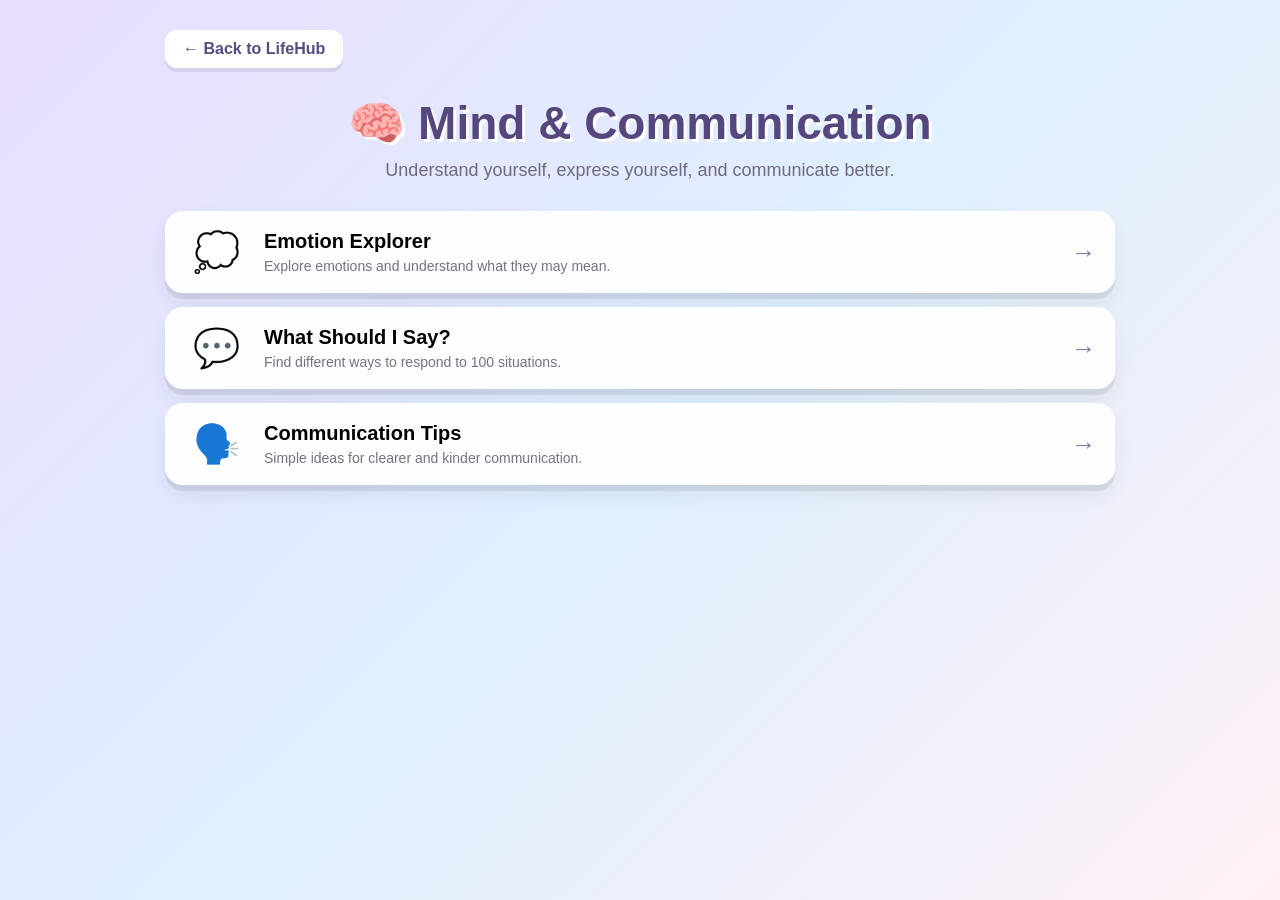
<file: mind.html>
<!DOCTYPE html>
<html lang="en">

<head>

<meta charset="UTF-8">
<meta name="viewport" content="width=device-width, initial-scale=1.0">

<title>Mind & Communication | LifeHub</title>

<style>

/* =========================================================
   GENERAL
========================================================= */

* {
    box-sizing: border-box;
}

body {
    margin: 0;
    min-height: 100vh;

    font-family:
        "Trebuchet MS",
        Arial,
        sans-serif;

    background:
        linear-gradient(
            135deg,
            #e9ddff,
            #dff0ff,
            #fff0f6
        );

    color: #302d42;

    padding: 30px 20px;
}


/* =========================================================
   CONTAINER
========================================================= */

.container {
    width: 100%;
    max-width: 950px;

    margin: auto;
}


/* =========================================================
   BACK BUTTON
========================================================= */

.back-button {
    display: inline-block;

    padding: 10px 18px;

    background: white;

    color: #574b82;

    text-decoration: none;

    font-weight: bold;

    border-radius: 12px;

    box-shadow:
        0 4px 0 rgba(0,0,0,0.08);

    transition: 0.2s;
}

.back-button:hover {
    transform: translateY(-2px);
}


/* =========================================================
   HEADER
========================================================= */

.header {
    text-align: center;

    margin: 28px 0 30px;
}

.header h1 {
    margin: 0;

    font-size: 46px;

    color: #55467d;

    text-shadow:
        3px 3px white;
}

.header p {
    margin-top: 10px;

    font-size: 18px;

    color: #706a7e;
}


/* =========================================================
   TOOL BUTTONS
========================================================= */

.tool-menu {
    display: flex;

    flex-direction: column;

    gap: 14px;
}

.tool-button {
    width: 100%;

    border: none;

    border-radius: 18px;

    background: rgba(255,255,255,0.95);

    padding: 19px;

    display: flex;

    align-items: center;

    text-align: left;

    font-family: inherit;

    cursor: pointer;

    box-shadow:
        0 6px 0 rgba(0,0,0,0.07),
        0 10px 20px rgba(0,0,0,0.07);

    transition: 0.2s;
}

.tool-button:hover {
    transform: translateY(-3px);

    box-shadow:
        0 9px 0 rgba(0,0,0,0.07),
        0 14px 25px rgba(0,0,0,0.10);
}

.tool-icon {
    font-size: 38px;

    width: 65px;

    text-align: center;

    margin-right: 15px;
}

.tool-text {
    flex: 1;
}

.tool-title {
    display: block;

    font-size: 20px;

    font-weight: bold;
}

.tool-description {
    display: block;

    margin-top: 5px;

    color: #777180;

    font-size: 14px;
}

.arrow {
    font-size: 25px;

    color: #8073a4;
}


/* =========================================================
   CONTENT
========================================================= */

.content-box {
    display: none;

    margin-top: 20px;

    padding: 25px;

    border-radius: 20px;

    background: rgba(255,255,255,0.96);

    box-shadow:
        0 10px 25px rgba(0,0,0,0.08);

    animation: appear 0.25s ease;
}

.content-box.active {
    display: block;
}

@keyframes appear {

    from {
        opacity: 0;
        transform: translateY(10px);
    }

    to {
        opacity: 1;
        transform: translateY(0);
    }

}

.content-box h2 {
    margin-top: 0;

    color: #55467d;
}


/* =========================================================
   EMOTION EXPLORER - NEW DESIGN
========================================================= */

#emotion {
    position: relative;
}


/* EMOTION GRID */

#emotion .emotion-grid {
    display: grid;

    grid-template-columns:
        repeat(4, 1fr);

    gap: 12px;

    margin-top: 20px;
}


/* EMOTION CARD */

.emotion-card {
    border: none;

    border-radius: 16px;

    padding: 18px 10px;

    background: #f5f1ff;

    font-family: inherit;

    cursor: pointer;

    transition:
        transform 0.2s,
        background 0.2s,
        box-shadow 0.2s;

    min-height: 105px;

    box-shadow:
        0 3px 8px rgba(0,0,0,0.04);
}


.emotion-card:hover {
    transform: translateY(-4px);

    background: #eae3ff;

    box-shadow:
        0 7px 15px rgba(0,0,0,0.08);
}


.emotion-card.active {
    background: #ddd3ff;

    transform: translateY(-2px);

    box-shadow:
        0 5px 12px rgba(0,0,0,0.10);
}


.emotion-emoji {
    display: block;

    font-size: 34px;

    margin-bottom: 7px;
}


.emotion-name {
    display: block;

    font-size: 15px;

    font-weight: bold;

    color: #51456e;
}


/* EMOTION DETAILS */

#emotion-result {
    margin-top: 22px;

    padding: 24px;

    border-radius: 18px;

    background:
        linear-gradient(
            135deg,
            #faf8ff,
            #f5f9ff
        );

    border: 2px solid #e6def7;

    line-height: 1.7;
}


.emotion-detail-title {
    margin: 0;

    font-size: 27px;

    color: #55467d;
}


.emotion-description {
    margin-top: 8px;

    color: #625d6e;
}


.emotion-detail-grid {
    display: grid;

    grid-template-columns:
        repeat(2, 1fr);

    gap: 13px;

    margin-top: 20px;
}


.emotion-detail-card {
    padding: 16px;

    background: white;

    border-radius: 14px;

    box-shadow:
        0 3px 10px rgba(0,0,0,0.04);
}


.emotion-detail-card strong {
    display: block;

    margin-bottom: 6px;

    color: #62527f;
}


/* INTENSITY */

.intensity-container {
    margin-top: 20px;
}


.intensity-bar {
    width: 100%;

    height: 12px;

    background: #e5e0ef;

    border-radius: 20px;

    overflow: hidden;

    margin-top: 8px;
}


.intensity-fill {
    height: 100%;

    border-radius: 20px;

    background:
        linear-gradient(
            90deg,
            #b9a8e8,
            #7664a5
        );
}


/* =========================================================
   RELATED EMOTIONS
========================================================= */

.related-emotions {
    display: flex;

    flex-wrap: wrap;

    gap: 10px;

    margin-top: 10px;
}


/* CLICKABLE RELATED EMOTION */

.related-emotion {
    padding: 9px 14px;

    border-radius: 20px;

    background: #eee9fa;

    border: 2px solid transparent;

    font-family: inherit;

    font-size: 13px;

    font-weight: bold;

    color: #655780;

    cursor: pointer;

    transition:
        transform 0.2s ease,
        background 0.2s ease,
        border-color 0.2s ease,
        box-shadow 0.2s ease;
}


/* WHEN MOUSE HOVERS */

.related-emotion:hover {
    background: #ddd3ff;

    border-color: #b9a8df;

    color: #51416f;

    transform: translateY(-3px);

    box-shadow:
        0 4px 8px rgba(0, 0, 0, 0.08);
}


/* WHEN CLICKED */

.related-emotion:active {
    transform: translateY(0) scale(0.95);

    box-shadow: none;
}


/* KEYBOARD FOCUS */

.related-emotion:focus {
    outline: none;

    border-color: #8d79c2;

    background: #e2daf5;
}


/* MOBILE */

@media (max-width: 700px) {

    #emotion .emotion-grid {
        grid-template-columns:
            repeat(2, 1fr);
    }

    .emotion-detail-grid {
        grid-template-columns: 1fr;
    }

}


@media (max-width: 400px) {

    #emotion .emotion-grid {
        grid-template-columns: 1fr 1fr;
    }

}

/* =========================================================
   SITUATION LIST
========================================================= */

.situation-list {
    margin-top: 18px;

    display: flex;

    flex-direction: column;

    gap: 9px;

    max-height: 430px;

    overflow-y: auto;

    padding-right: 5px;
}

.situation-item {
    border: none;

    background: #f7f4ff;

    padding: 14px 16px;

    border-radius: 12px;

    text-align: left;

    font-family: inherit;

    font-size: 15px;

    cursor: pointer;

    transition: 0.2s;
}

.situation-item:hover {
    background: #eae3ff;

    transform: translateX(4px);
}


/* =========================================================
   ANSWER BOX
========================================================= */

.answer-box {
    display: none;

    margin-top: 20px;

    padding: 22px;

    border-radius: 17px;

    background: #faf8ff;

    border-left: 5px solid #8172a8;
}

.answer-box.show {
    display: block;
}

.answer-box h3 {
    margin-top: 0;

    color: #55467d;
}

.answer-card {
    margin-top: 12px;

    padding: 15px;

    border-radius: 12px;

    background: white;

    box-shadow:
        0 3px 10px rgba(0,0,0,0.05);

    line-height: 1.6;
}

.answer-label {
    font-size: 13px;

    font-weight: bold;

    color: #8073a4;

    display: block;

    margin-bottom: 5px;
}


/* =========================================================
   TIPS
========================================================= */

.tip {
    margin: 12px 0;

    padding: 16px;

    background: #f6f2ff;

    border-radius: 14px;

    line-height: 1.6;
}

.tip strong {
    color: #55467d;
}


/* =========================================================
   MOBILE
========================================================= */

@media (max-width: 600px) {

    body {
        padding: 20px 14px;
    }

    .header h1 {
        font-size: 34px;
    }

    .header p {
        font-size: 16px;
    }

    .emotion-grid {
        grid-template-columns:
            repeat(2, 1fr);
    }

    .tool-icon {
        font-size: 30px;

        width: 45px;
    }

    .tool-title {
        font-size: 17px;
    }

    .tool-description {
        font-size: 12px;
    }

}

/* =========================================================
        communication tip
========================================================= */

.communication-box {
    margin-top: 20px;
    padding: 18px;
    background: #fff7d6;
    border: 3px solid #4b3f72;
    border-radius: 20px;
    box-shadow: 5px 5px 0 #4b3f72;
     display: none;
}

.communication-title {
    font-size: 22px;
    font-weight: bold;
    color: #4b3f72;
    margin-bottom: 15px;
}

.mission-card,
.combo-card,
.starter-card,
.xp-card {
    padding: 13px;
    margin: 10px 0;
    border-radius: 15px;
    background: white;
    border: 2px dashed #8c7bb5;
}

.mission-card {
    background: #e8f7ff;
}

.combo-card {
    background: #fff0f7;
}

.starter-card {
    background: #eefbea;
}

.xp-card {
    background: #fff3c4;
    text-align: center;
}

.communication-box strong {
    font-size: 16px;
}

.communication-box p {
    margin: 7px 0 0;
    line-height: 1.5;
}

</style>

</head>


<body>


<div class="container">


<!-- =====================================================
     BACK
===================================================== -->

<a href="index.html" class="back-button">
    ← Back to LifeHub
</a>


<!-- =====================================================
     HEADER
===================================================== -->

<header class="header">

    <h1>
        🧠 Mind & Communication
    </h1>

    <p>
        Understand yourself, express yourself,
        and communicate better.
    </p>

</header>


<!-- =====================================================
     MAIN MENU
===================================================== -->

<div class="tool-menu">


<button
    class="tool-button"
    onclick="showTool('emotion')">

    <span class="tool-icon">
        💭
    </span>

    <span class="tool-text">

        <span class="tool-title">
            Emotion Explorer
        </span>

        <span class="tool-description">
            Explore emotions and understand what they may mean.
        </span>

    </span>

    <span class="arrow">
        →
    </span>

</button>


<button
    class="tool-button"
    onclick="showTool('say')">

    <span class="tool-icon">
        💬
    </span>

    <span class="tool-text">

        <span class="tool-title">
            What Should I Say?
        </span>

        <span class="tool-description">
            Find different ways to respond to 100 situations.
        </span>

    </span>

    <span class="arrow">
        →
    </span>

</button>


<button
    class="tool-button"
    onclick="showTool('tips')">

    <span class="tool-icon">
        🗣️
    </span>

    <span class="tool-text">

        <span class="tool-title">
            Communication Tips
        </span>

        <span class="tool-description">
            Simple ideas for clearer and kinder communication.
        </span>

    </span>

    <span class="arrow">
        →
    </span>

</button>


</div>


<!-- =====================================================
     EMOTION EXPLORER
===================================================== -->

<section
    id="emotion"
    class="content-box">

    <h2>
        🧠 Emotion Explorer
    </h2>

    <p>
        Explore different emotions and learn how you might
        understand and express them.
    </p>


    <!-- SEARCH -->

    <input
        type="text"
        id="emotion-search"
        class="search-input"
        placeholder="🔍 Search an emotion..."
        oninput="filterEmotions()"
    >


    <!-- CATEGORY -->

    <select
        id="emotion-category"
        class="category-select"
        onchange="filterEmotions()">

        <option value="all">
            🌈 All emotions
        </option>

        <option value="positive">
            ☀️ Positive
        </option>

        <option value="low">
            🌧️ Low mood
        </option>

        <option value="stress">
            🌪️ Stress & pressure
        </option>

        <option value="social">
            ❤️ Social emotions
        </option>

        <option value="thinking">
            💭 Thinking & uncertainty
        </option>

        <option value="energy">
            ⚡ Energy & excitement
        </option>

    </select>


    <!-- EMOTION LIST -->

    <div
        id="emotion-grid"
        class="emotion-grid">
    </div>


    <!-- EMOTION DETAILS -->

    <div
        id="emotion-result"
        class="emotion-result">

    </div>

</section>


<!-- =====================================================
     WHAT SHOULD I SAY
===================================================== -->

<section
    id="say"
    class="content-box">

    <h2>
        💬 What Should I Say?
    </h2>

    <p>
        Choose a situation and get three different ways
        to say it.
    </p>


    <input
        type="text"
        id="situation-search"
        class="search-input"
        placeholder="🔍 Search situations..."
        oninput="filterSituations()"
    >


    <select
        id="category-filter"
        class="category-select"
        onchange="filterSituations()">

        <option value="all">
            📚 All situations
        </option>

        <option value="everyday">
            💬 Everyday Communication
        </option>

        <option value="friendship">
            ❤️ Friendship & Relationships
        </option>

        <option value="kindness">
            🙏 Kindness & Appreciation
        </option>

        <option value="difficult">
            😕 Difficult Conversations
        </option>

        <option value="boundary">
            🚫 Boundaries
        </option>

        <option value="work">
            📚 Work & Projects
        </option>

        <option value="formal">
            🧑‍💼 Formal Situations
        </option>

        <option value="learning">
            🧠 Learning & Understanding
        </option>

        <option value="social">
            🌎 Social Situations
        </option>

        <option value="personal">
            💭 Personal Expression
        </option>

    </select>


    <div
        id="situation-list"
        class="situation-list">
    </div>


    <div
        id="answer-box"
        class="answer-box">
    </div>

</section>



<!-- =====================================================
     COMMUNICATION TIPS
===================================================== -->

<section
    id="tips"
    class="content-box">

    <h2>
        🗣️ Communication Tips
    </h2>

    <p>
        Make conversations easier, clearer, and more fun! ✨
    </p>

    <div id="communication-tip-box" 
    class="communication-tip-box"></div>

        <div class="communication-tip-header">

            <span>
                💬 Communication Power-Up!
            </span>

            <button
                class="close-tip-button"
                onclick="closeCommunicationTip()">

                ✕

            </button>

        </div>


        <div class="communication-tip-content">


            <!-- MISSION -->

            <div class="tip-section">

                <div class="tip-icon">
                    🎯
                </div>

                <div>

                    <h3>
                        Your Mission
                    </h3>

                    <p id="communication-approach">
                    </p>

                </div>

            </div>


            <!-- COMBO -->

            <div class="tip-section">

                <div class="tip-icon">
                    🧩
                </div>

                <div>

                    <h3>
                        Try This Combo
                    </h3>

                    <p id="communication-tip">
                    </p>

                </div>

            </div>


            <!-- EXAMPLE -->

            <div class="tip-section example-section">

                <div class="tip-icon">
                    🎤
                </div>

                <div>

                    <h3>
                        Try Saying...
                    </h3>

                    <p id="communication-example">
                    </p>

                </div>

            </div>


        </div>

    </div>

</section>

</div>
</div>


<script>



/* =========================================================
   COMMUNICATION TIP
========================================================= */

const communication = {

    approach:
        "🎯 Your mission: Share what's making you happy and let the other person join your good mood!",

    tip:
        "🧩 Try this combo: Say what happened + how it made you feel + why it matters to you.",

    example:
        '🎤 Try saying: "I\'m really happy about this! Want to hear what happened?"'

};


/* =========================================================
   SHOW COMMUNICATION TIPS
========================================================= */

function showCommunicationTip() {

    document.getElementById("communication-approach").textContent =
        communication.approach;

    document.getElementById("communication-tip").textContent =
        communication.tip;

    document.getElementById("communication-example").textContent =
        communication.example;

}


/* =========================================================
   CLOSE COMMUNICATION TIPS
========================================================= */

function closeCommunicationTip() {

    document.getElementById("communication-tip-box").style.display =
        "none";

}


/* =========================================================
   SHOW TOOL
========================================================= */

function showTool(tool) {

    const sections = [
        "emotion",
        "say",
        "tips"
    ];

    sections.forEach(function(id) {

        const section =
            document.getElementById(id);

        if (section) {
            section.style.display =
                "none";
        }

    });


    const selected =
        document.getElementById(tool);

    if (selected) {

        selected.style.display =
            "block";

        selected.scrollIntoView({
            behavior: "smooth",
            block: "start"
        });

    }


    /* Open communication tips */

    if (tool === "tips") {

        const tipBox =
            document.getElementById(
                "communication-tip-box"
            );

        tipBox.style.display =
            "block";

        showCommunicationTip();

    }

}


/* =========================================================
   EMOTION EXPLORER
   50 UNIQUE EMOTIONS
========================================================= */

const emotions = [

    {
        name: "Happy",
        emoji: "😊",
        category: "positive",
        intensity: 55,

        description:
        "A pleasant feeling that can appear when something enjoyable, meaningful, or satisfying happens.",

        meaning:
        "You may feel cheerful, comfortable, satisfied, or glad about something.",

        connected:
        "Good news, enjoyable activities, meaningful moments, achievements, or spending time with people you like.",

        try:
        "Notice what contributed to the feeling and enjoy the moment without rushing past it.",

        express:
        `"I'm feeling really good about how things are going."`,

        related: [
            "Joy",
            "Content",
            "Excited"
        ]
    },


    {
        name: "Joy",
        emoji: "😄",
        category: "positive",
        intensity: 70,

        description:
        "A stronger feeling of happiness that can make a moment feel especially meaningful.",

        meaning:
        "You may feel genuinely delighted by something that matters to you.",

        connected:
        "Celebrations, achievements, close relationships, meaningful experiences, or unexpected good news.",

        try:
        "Allow yourself to appreciate the experience instead of immediately moving on to the next thing.",

        express:
        `"This moment makes me genuinely happy."`,

        related: [
            "Happy",
            "Excited",
            "Grateful"
        ]
    },


    {
        name: "Content",
        emoji: "😌",
        category: "positive",
        intensity: 35,

        description:
        "A peaceful sense that things are okay as they are right now.",

        meaning:
        "You may not feel extremely excited, but you feel comfortable and satisfied.",

        connected:
        "A relaxing day, finishing something important, feeling safe, or enjoying a simple routine.",

        try:
        "Take a moment to notice what is making you feel comfortable.",

        express:
        `"I feel quite content with how things are right now."`,

        related: [
            "Happy",
            "Peaceful",
            "Relieved"
        ]
    },


    {
        name: "Grateful",
        emoji: "🙏",
        category: "positive",
        intensity: 45,

        description:
        "A feeling of appreciation for something someone has done or something meaningful in your life.",

        meaning:
        "You recognize that something has value to you.",

        connected:
        "Kindness, support, opportunities, meaningful memories, or helpful actions.",

        try:
        "Tell someone specifically what you appreciate about them or the situation.",

        express:
        `"I really appreciate what you did for me."`,

        related: [
            "Happy",
            "Joy",
            "Loved"
        ]
    },


    {
        name: "Proud",
        emoji: "🏆",
        category: "positive",
        intensity: 65,

        description:
        "A feeling of satisfaction because of something you accomplished or worked hard toward.",

        meaning:
        "You recognize your own effort, progress, or achievement.",

        connected:
        "Completing a difficult task, learning something new, helping someone, or reaching a personal goal.",

        try:
        "Think about the effort that helped you reach the result, not just the result itself.",

        express:
        `"I'm proud of the progress I've made."`,

        related: [
            "Confident",
            "Determined",
            "Satisfied"
        ]
    },


    {
        name: "Hopeful",
        emoji: "🌱",
        category: "positive",
        intensity: 50,

        description:
        "A feeling that something good or worthwhile may happen in the future.",

        meaning:
        "You can see a possible positive direction even if the outcome is uncertain.",

        connected:
        "New opportunities, improvement, fresh starts, supportive people, or progress.",

        try:
        "Focus on the next realistic step that could move things in a positive direction.",

        express:
        `"I'm hopeful that things can improve."`,

        related: [
            "Excited",
            "Confident",
            "Motivated"
        ]
    },


    {
        name: "Peaceful",
        emoji: "🕊️",
        category: "positive",
        intensity: 30,

        description:
        "A quiet feeling of inner calm without a strong need to react.",

        meaning:
        "Your thoughts may feel settled and your surroundings may feel comfortable.",

        connected:
        "Quiet environments, rest, familiar routines, nature, or resolving a problem.",

        try:
        "Protect some time for activities that help you maintain this sense of calm.",

        express:
        `"I feel peaceful right now, and I don't want to rush this moment."`,

        related: [
             "Content",
             "Happy",
             "Relieved"
        ]
    },


    {
        name: "Confident",
        emoji: "😎",
        category: "positive",
        intensity: 60,

        description:
        "A feeling that you can handle a situation or trust your abilities.",

        meaning:
        "You believe you have enough knowledge, preparation, or ability to try.",

        connected:
        "Preparation, previous success, practice, encouragement, or familiarity.",

        try:
        "Remember what you have already learned rather than expecting yourself to know everything.",

        express:
        `"I feel prepared enough to give this a try."`,

        related: [
           "Proud",
    "Determined",
    "Motivated"
        ]
    },


    {
        name: "Inspired",
        emoji: "✨",
        category: "positive",
        intensity: 75,

        description:
        "A feeling that gives you new ideas or makes you want to create or accomplish something.",

        meaning:
        "Something has sparked your imagination or motivation.",

        connected:
        "Interesting people, art, nature, stories, discoveries, or new ideas.",

        try:
        "Write down the idea while it is fresh and decide on one small way to explore it.",

        express:
        `"That gave me an idea I really want to explore."`,

        related: [
           "Motivated",
    "Excited",
    "Curious"
        ]
    },


    {
        name: "Motivated",
        emoji: "🔥",
        category: "energy",
        intensity: 80,

        description:
        "A strong desire to take action toward something.",

        meaning:
        "You feel ready or willing to put effort into a goal.",

        connected:
        "Clear goals, progress, encouragement, personal interest, or meaningful rewards.",

        try:
        "Use the motivation to start with a manageable task rather than trying to do everything at once.",

        express:
        `"I feel ready to make some progress on this."`,

        related: [
            "Determined",
    "Inspired",
    "Excited"
        ]
    },


    {
        name: "Excited",
        emoji: "🤩",
        category: "energy",
        intensity: 85,

        description:
        "A high-energy feeling of anticipation about something you expect to be enjoyable or important.",

        meaning:
        "You are looking forward to what is about to happen.",

        connected:
        "New experiences, celebrations, opportunities, surprises, or personal interests.",

        try:
        "Enjoy the anticipation while remembering any preparation the situation requires.",

        express:
        `"I'm really looking forward to this!"`,

        related: [
           "Joy",
    "Happy",
    "Eager"
        ]
    },


    {
        name: "Enthusiastic",
        emoji: "🙌",
        category: "energy",
        intensity: 80,

        description:
        "A lively feeling of eagerness and strong interest in something.",

        meaning:
        "You feel energetic and genuinely interested in participating.",

        connected:
        "Interesting projects, hobbies, events, teamwork, or ideas you care about.",

        try:
        "Channel the energy into a specific action that moves the idea forward.",

        express:
        `"I'm really interested in being part of this."`,

        related: [
    "Excited",
    "Motivated",
    "Passionate"
]

    },


    {
        name: "Curious",
        emoji: "🧐",
        category: "thinking",
        intensity: 45,

        description:
        "A desire to discover information or understand something unfamiliar.",

        meaning:
        "You want to learn more rather than simply accepting what you already know.",

        connected:
        "New topics, unusual experiences, unanswered questions, or interesting people.",

        try:
        "Write down the question that interests you most and investigate it.",

        express:
        `"I'm curious about how this works."`,

        related: [
    "Confused",
    "Surprised",
    "Thoughtful"
        ]
    },


    {
        name: "Surprised",
        emoji: "😲",
        category: "thinking",
        intensity: 65,

        description:
        "A reaction that happens when something is different from what you expected.",

        meaning:
        "Your mind is adjusting to new or unexpected information.",

        connected:
        "Unexpected news, sudden changes, discoveries, or unusual events.",

        try:
        "Give yourself a moment to process the new information before reacting strongly.",

        express:
        `"I wasn't expecting that at all."`,

        related: [
    "Curious",
    "Confused",
    "Excited"
]
    },


    {
        name: "Confused",
        emoji: "😵",
        category: "thinking",
        intensity: 55,

        description:
        "A feeling that information or circumstances are difficult to understand.",

        meaning:
        "You may need more information, clarification, or time to organize your thoughts.",

        connected:
        "Contradictory information, unfamiliar topics, complicated instructions, or misunderstandings.",

        try:
        "Identify the exact part you don't understand and ask about that part.",

        express:
        `"I'm not sure how these pieces fit together."`,

        related: [
           "Uncertain",
    "Curious",
    "Overwhelmed"
        ]
    },


    {
        name: "Uncertain",
        emoji: "🤔",
        category: "thinking",
        intensity: 50,

        description:
        "A feeling of not knowing which outcome, choice, or direction is correct.",

        meaning:
        "You may need more information before making a decision.",

        connected:
        "New situations, difficult choices, incomplete information, or unpredictable outcomes.",

        try:
        "List what you know, what you don't know, and what information could help.",

        express:
        `"I'm not sure which option is best yet."`,

        related: [
            "Confused",
    "Worried",
    "Curious"
        ]
    },


    {
        name: "Thoughtful",
        emoji: "💭",
        category: "thinking",
        intensity: 40,

        description:
        "A reflective state where you are carefully considering ideas or experiences.",

        meaning:
        "Your mind is spending time examining something rather than reacting immediately.",

        connected:
        "Important decisions, meaningful conversations, memories, or new perspectives.",

        try:
        "Give yourself quiet time to organize your thoughts before deciding what to do.",

        express:
        `"I've been thinking carefully about this."`,

        related: [
            "Curious",
    "Uncertain",
    "Peaceful"
        ]
    },


    {
        name: "Sad",
        emoji: "😔",
        category: "low",
        intensity: 55,

        description:
        "A low or heavy feeling that can happen after disappointment, loss, or difficult experiences.",

        meaning:
        "Something may matter deeply to you and your emotions are responding to it.",

        connected:
        "Disappointment, separation, loss, loneliness, difficult memories, or unmet expectations.",

        try:
        "Give yourself permission to acknowledge the feeling and consider talking with someone you trust.",

        express:
        `"I'm having a difficult day and could use some understanding."`,

        related: [
            "Lonely",
            "Disappointed",
            "Hurt"
        ]
    },


    {
        name: "Lonely",
        emoji: "🥺",
        category: "low",
        intensity: 60,

        description:
        "A feeling of wanting more connection, companionship, or understanding.",

        meaning:
        "You may be missing meaningful connection even if other people are nearby.",

        connected:
        "Isolation, changes in friendships, moving somewhere new, or feeling misunderstood.",

        try:
        "Consider reaching out to someone you feel comfortable talking with.",

        express:
        `"I've been feeling a little disconnected lately."`,

        related: [
           "Sad",
    "Homesick",
    "Connected"
        ]
    },


    {
        name: "Disappointed",
        emoji: "😞",
        category: "low",
        intensity: 55,

        description:
        "A feeling that appears when reality does not match what you had hoped for.",

        meaning:
        "You cared about a particular outcome and it didn't happen.",

        connected:
        "Unexpected results, cancelled plans, unmet expectations, or unsuccessful attempts.",

        try:
        "Separate what went wrong from what you can learn or change next time.",

        express:
        `"This wasn't the result I was hoping for."`,

        related: [
            "Sad",
            "Frustrated",
            "Hurt"
        ]
    },


    {
        name: "Hurt",
        emoji: "💔",
        category: "low",
        intensity: 70,

        description:
        "An emotional response to words, actions, or experiences that feel deeply upsetting.",

        meaning:
        "Something affected you in a way that feels personally significant.",

        connected:
        "Harsh comments, broken trust, rejection, conflict, or feeling ignored.",

        try:
        "Give yourself time to understand what specifically affected you.",

        express:
        `"What happened affected me more than I expected."`,

        related: [
            "Sad",
            "Angry",
            "Disappointed"
        ]
    },


    {
        name: "Homesick",
        emoji: "🏠",
        category: "low",
        intensity: 55,

        description:
        "A longing for a familiar place, routine, people, or sense of home.",

        meaning:
        "You may be missing the comfort and familiarity of somewhere important to you.",

        connected:
        "Travel, moving, staying somewhere unfamiliar, or being away from familiar people.",

        try:
        "Stay connected with familiar people or routines while gradually becoming comfortable in the new environment.",

        express:
        `"I miss the familiarity of home more than I expected."`,

        related: [
            "Lonely",
            "Nostalgic",
            "Sad"
        ]
    },


    {
        name: "Nostalgic",
        emoji: "📸",
        category: "low",
        intensity: 45,

        description:
        "A reflective feeling caused by memories of earlier experiences.",

        meaning:
        "You are emotionally connecting with something from your past.",

        connected:
        "Old photographs, familiar songs, childhood memories, previous friendships, or meaningful places.",

        try:
        "Enjoy the memory while remembering that new experiences can also become meaningful.",

        express:
        `"That memory brings back a lot of feelings."`,

        related: [
            "Homesick",
            "Lonely",
            "Grateful"
        ]
    },


    {
        name: "Worried",
        emoji: "😟",
        category: "stress",
        intensity: 65,

        description:
        "A feeling of concern about something that might happen.",

        meaning:
        "Your mind is focusing on a possible problem or uncertain outcome.",

        connected:
        "Upcoming events, uncertainty, responsibilities, health of plans, or important decisions.",

        try:
        "Separate what you can control from what you cannot control.",

        express:
        `"I've been thinking a lot about what might happen."`,

        related: [
            "Nervous",
            "Anxious",
            "Uncertain"
        ]
    },


    {
        name: "Nervous",
        emoji: "😰",
        category: "stress",
        intensity: 60,

        description:
        "A feeling of tension or uncertainty before an important or unfamiliar situation.",

        meaning:
        "You may care about the outcome and feel unsure about what will happen.",

        connected:
        "Presentations, new environments, important conversations, competitions, or first experiences.",

        try:
        "Prepare what you can and focus on the next step instead of the entire situation.",

        express:
        `"I'm a little nervous because this matters to me."`,

        related: [
            "Worried",
            "Excited",
            "Uncertain"
        ]
    },


    {
        name: "Anxious",
        emoji: "😣",
        category: "stress",
        intensity: 75,

        description:
        "A stronger feeling of worry or uneasiness that can make it difficult to relax.",

        meaning:
        "Your mind may be repeatedly focusing on possible problems or uncertainty.",

        connected:
        "Pressure, uncertainty, stressful situations, major changes, or many responsibilities.",

        try:
        "Focus on what is happening right now and identify one manageable next step.",

        express:
        `"I've been feeling quite overwhelmed by everything on my mind."`,

        related: [
            "Worried",
            "Overwhelmed",
            "Nervous"
        ]
    },


    {
        name: "Overwhelmed",
        emoji: "🌪️",
        category: "stress",
        intensity: 80,

        description:
        "A feeling that the amount of information, responsibility, or emotion feels difficult to manage all at once.",

        meaning:
        "You may need to reduce the number of things demanding your attention.",

        connected:
        "Busy schedules, many responsibilities, complicated problems, or several strong emotions at once.",

        try:
        "Choose one small priority and temporarily set aside less urgent concerns.",

        express:
        `"There is a lot happening at once, and I need to slow things down."`,

        related: [
            "Stressed",
            "Anxious",
            "Frustrated"
        ]
    },


    {
        name: "Stressed",
        emoji: "😫",
        category: "stress",
        intensity: 75,

        description:
        "A feeling of pressure that can appear when demands seem difficult to manage.",

        meaning:
        "Your mind and body may be responding to a demanding situation.",

        connected:
        "Deadlines, responsibilities, conflict, uncertainty, or too many tasks.",

        try:
        "Identify the most important task and take a short break when possible.",

        express:
        `"I've been under quite a bit of pressure lately."`,

        related: [
            "Overwhelmed",
            "Frustrated",
            "Worried"
        ]
    },


    {
        name: "Tense",
        emoji: "😬",
        category: "stress",
        intensity: 60,

        description:
        "A feeling of being on edge or unable to fully relax.",

        meaning:
        "You may be anticipating something difficult or uncertain.",

        connected:
        "Arguments, deadlines, unfamiliar situations, waiting for news, or difficult conversations.",

        try:
        "Slow down your pace and give yourself a quiet moment before responding.",

        express:
        `"I feel a bit on edge about this situation."`,

        related: [
            "Nervous",
            "Worried",
            "Stressed"
        ]
    },


    {
        name: "Frustrated",
        emoji: "😤",
        category: "stress",
        intensity: 70,

        description:
        "A feeling that can appear when progress is blocked or something repeatedly goes wrong.",

        meaning:
        "You want something to change but are struggling to make that happen.",

        connected:
        "Repeated mistakes, delays, difficult problems, misunderstandings, or obstacles.",

        try:
        "Identify the specific obstacle instead of treating the entire situation as one problem.",

        express:
        `"I'm frustrated because I keep running into the same obstacle."`,

        related: [
            "Annoyed",
            "Stressed",
            "Angry"
        ]
    },


    {
        name: "Angry",
        emoji: "😠",
        category: "stress",
        intensity: 80,

        description:
        "A strong emotion that can appear when something feels unfair, harmful, frustrating, or wrong.",

        meaning:
        "Something may have crossed an important expectation or boundary.",

        connected:
        "Unfair treatment, conflict, repeated problems, broken promises, or feeling disrespected.",

        try:
        "Pause before responding and identify what specifically made you angry.",

        express:
        `"I'm upset about what happened and I want to explain why."`,

        related: [
            "Frustrated",
            "Annoyed",
            "Hurt"
        ]
    },


    {
        name: "Annoyed",
        emoji: "🙄",
        category: "stress",
        intensity: 45,

        description:
        "A milder form of irritation that can happen when something repeatedly bothers you.",

        meaning:
        "Something may be getting on your nerves without feeling deeply upsetting.",

        connected:
        "Interruptions, repetitive behavior, inconvenience, noise, or minor disagreements.",

        try:
        "Ask yourself whether the problem is important enough to address directly.",

        express:
        `"That's starting to bother me a little."`,

        related: [
            "Frustrated",
            "Irritated",
            "Angry"
        ]
    },


    {
        name: "Irritated",
        emoji: "😒",
        category: "stress",
        intensity: 50,

        description:
        "A feeling of mild anger or discomfort caused by something bothersome.",

        meaning:
        "Something is repeatedly interfering with your comfort or patience.",

        connected:
        "Repeated interruptions, inconvenience, unwanted behavior, or frustrating delays.",

        try:
        "Identify the exact trigger and decide whether changing it is possible.",

        express:
        `"I'm finding this situation increasingly irritating."`,

        related: [
            "Annoyed",
            "Frustrated",
            "Impatient"
        ]
    },


    {
        name: "Impatient",
        emoji: "⏳",
        category: "stress",
        intensity: 50,

        description:
        "A feeling that makes waiting or slow progress especially difficult.",

        meaning:
        "You strongly want something to happen or finish sooner.",

        connected:
        "Long waits, delays, repetitive tasks, or feeling that progress is too slow.",

        try:
        "Find something useful to focus on while you wait.",

        express:
        `"I'm finding it difficult to wait because I really want this resolved."`,

        related: [
            "Frustrated",
            "Restless",
            "Eager"
        ]
    },


    {
        name: "Embarrassed",
        emoji: "😳",
        category: "social",
        intensity: 65,

        description:
        "A feeling of self-consciousness after something happens that you wish others had not noticed.",

        meaning:
        "You may be concerned about how other people perceived the situation.",

        connected:
        "Mistakes, awkward moments, misunderstandings, unexpected attention, or social situations.",

        try:
        "Remember that people often notice much less than you imagine.",

        express:
        `"That was a little embarrassing, but I'll laugh about it later."`,

        related: [
            "Awkward",
            "Shy",
            "Self-conscious"
        ]
    },


    {
        name: "Shy",
        emoji: "🫣",
        category: "social",
        intensity: 45,

        description:
        "A feeling of hesitation or discomfort when interacting with other people.",

        meaning:
        "You may need more time to feel comfortable in a social situation.",

        connected:
        "Meeting unfamiliar people, speaking in groups, attention, or unfamiliar environments.",

        try:
        "Start with a small interaction rather than expecting yourself to be immediately outgoing.",

        express:
        `"I'm a little quiet at first when I'm around new people."`,

        related: [
            "Nervous",
            "Embarrassed",
            "Uncertain"
        ]
    },


    {
        name: "Awkward",
        emoji: "😅",
        category: "social",
        intensity: 50,

        description:
        "A feeling that a social situation is uncomfortable or difficult to navigate.",

        meaning:
        "You may be unsure what to say or how to respond naturally.",

        connected:
        "Silence, misunderstandings, unfamiliar people, unexpected comments, or unusual situations.",

        try:
        "A simple honest comment can sometimes make the situation feel more natural.",

        express:
        `"That was a bit awkward, wasn't it?"`,

        related: [
            "Embarrassed",
            "Shy",
            "Confused"
        ]
    },


    {
        name: "Jealous",
        emoji: "💚",
        category: "social",
        intensity: 60,

        description:
        "A feeling that can appear when you worry about losing attention, connection, or something you value.",

        meaning:
        "The emotion may point toward something you care about deeply.",

        connected:
        "Comparison, relationships, competition, attention, achievements, or fear of being left out.",

        try:
        "Identify what you actually want instead of focusing only on what someone else has.",

        express:
        `"I think I'm feeling jealous because this situation matters to me."`,

        related: [
            "Insecure",
            "Envious",
            "Worried"
        ]
    },


    {
        name: "Envious",
        emoji: "👀",
        category: "social",
        intensity: 55,

        description:
        "A feeling of wanting something that another person has.",

        meaning:
        "The feeling can reveal something you value or would like to achieve yourself.",

        connected:
        "Achievements, possessions, opportunities, abilities, appearance, or experiences.",

        try:
        "Turn the comparison into information about your own goals and priorities.",

        express:
        `"Seeing that made me realize I'd like something similar in my own life."`,

        related: [
            "Jealous",
            "Ambitious",
            "Insecure"
        ]
    },


    {
        name: "Insecure",
        emoji: "🥲",
        category: "social",
        intensity: 65,

        description:
        "A feeling of uncertainty about yourself, your abilities, or how others perceive you.",

        meaning:
        "You may be comparing yourself with others or worrying about whether you are good enough.",

        connected:
        "Comparison, criticism, unfamiliar situations, rejection, or difficult experiences.",

        try:
        "Focus on specific abilities and progress instead of making broad judgments about yourself.",

        express:
        `"I'm feeling unsure of myself in this situation."`,

        related: [
            "Self-conscious",
            "Nervous",
            "Worried"
        ]
    },


    {
        name: "Loved",
        emoji: "❤️",
        category: "social",
        intensity: 80,

        description:
        "A warm feeling of being cared for, valued, or deeply connected to others.",

        meaning:
        "You may feel that someone genuinely cares about your wellbeing.",

        connected:
        "Supportive relationships, kindness, family, friendship, trust, or meaningful experiences.",

        try:
        "Notice the actions that create this feeling and consider expressing your appreciation.",

        express:
        `"I feel really cared for when you do things like that."`,

        related: [
            "Grateful",
            "Safe",
            "Connected"
        ]
    },


    {
        name: "Connected",
        emoji: "🫶",
        category: "social",
        intensity: 65,

        description:
        "A feeling of meaningful connection and understanding with another person or group.",

        meaning:
        "You feel seen, understood, included, or comfortable with others.",

        connected:
        "Honest conversations, shared interests, teamwork, friendship, or supportive relationships.",

        try:
        "Make time for relationships where you can communicate openly and comfortably.",

        express:
        `"I feel like we really understand each other."`,

        related: [
            "Loved",
            "Accepted",
            "Safe"
        ]
    },


    {
        name: "Accepted",
        emoji: "🤗",
        category: "social",
        intensity: 55,

        description:
        "A feeling that you can be yourself without worrying about being rejected.",

        meaning:
        "You feel welcomed or respected by the people around you.",

        connected:
        "Supportive communities, friendships, teamwork, understanding, and inclusion.",

        try:
        "Remember the environments where you feel accepted and invest time in those connections.",

        express:
        `"I feel comfortable being myself around you."`,

        related: [
            "Connected",
            "Safe",
            "Loved"
        ]
    },


    {
        name: "Safe",
        emoji: "🛡️",
        category: "social",
        intensity: 35,

        description:
        "A feeling of security and freedom from immediate danger or pressure.",

        meaning:
        "You feel that you can relax because your surroundings or relationships feel trustworthy.",

        connected:
        "Supportive people, familiar environments, clear boundaries, and predictable situations.",

        try:
        "Notice which people and environments help you feel secure.",

        express:
        `"I feel comfortable and safe talking about this with you."`,

        related: [
            "Peaceful",
    "Accepted",
    "Connected"
        ]
    },


    {
        name: "Determined",
        emoji: "💪",
        category: "energy",
        intensity: 85,

        description:
        "A strong feeling of commitment to continue working toward something.",

        meaning:
        "You are willing to keep going despite obstacles.",

        connected:
        "Important goals, personal values, challenges, progress, or meaningful reasons to continue.",

        try:
        "Turn determination into a specific next action rather than relying only on motivation.",

        express:
        `"This is difficult, but I'm committed to working through it."`,

        related: [
            "Motivated",
    "Confident",
    "Proud"
        ]
    },


    {
        name: "Restless",
        emoji: "🌀",
        category: "energy",
        intensity: 55,

        description:
        "A feeling that makes it difficult to sit still, settle down, or feel satisfied with doing nothing.",

        meaning:
        "You may have excess energy or feel that something needs to change.",

        connected:
        "Boredom, waiting, uncertainty, lack of activity, or feeling stuck.",

        try:
        "Give the energy somewhere useful to go, such as a walk, creative activity, or manageable task.",

        express:
        `"I feel like I need to do something rather than sit around."`,

        related: [
            "Impatient",
            "Excited",
            "Bored"
        ]
    },


    {
        name: "Bored",
        emoji: "🥱",
        category: "energy",
        intensity: 40,

        description:
        "A feeling that there is not enough interesting or meaningful stimulation.",

        meaning:
        "Your attention may be looking for something more engaging.",

        connected:
        "Repetitive activities, long waiting periods, lack of challenge, or limited choices.",

        try:
        "Try something small that adds curiosity, creativity, movement, or challenge.",

        express:
        `"I'm finding this a little repetitive. Could we try something different?"`,

        related: [
            "Restless",
            "Thoughtful",
            "Curious"
        ]
    },


    {
        name: "Eager",
        emoji: "🌟",
        category: "energy",
        intensity: 70,

        description:
        "A strong desire to begin or experience something.",

        meaning:
        "You are ready and interested in moving forward.",

        connected:
        "New opportunities, upcoming events, personal goals, or interesting possibilities.",

        try:
        "Use your enthusiasm to prepare before the opportunity arrives.",

        express:
        `"I'm really looking forward to getting started."`,

        related: [
            "Excited",
            "Motivated",
            "Enthusiastic"
        ]
    },


    {
        name: "Passionate",
        emoji: "🔥",
        category: "energy",
        intensity: 90,

        description:
        "A powerful feeling of enthusiasm and personal importance toward a subject or activity.",

        meaning:
        "Something matters strongly to you and can inspire sustained effort.",

        connected:
        "Creative interests, causes, hobbies, careers, relationships, or personal values.",

        try:
        "Balance your enthusiasm with rest so the interest remains enjoyable over time.",

        express:
        `"This is something I genuinely care about."`,

        related: [
            "Inspired",
            "Motivated",
            "Enthusiastic"
        ]
    },


    {
        name: "Relieved",
        emoji: "😮‍💨",
        category: "positive",
        intensity: 60,

        description:
        "A feeling of pressure becoming lighter after a difficult or uncertain situation improves.",

        meaning:
        "Something you were concerned about has become less threatening or has been resolved.",

        connected:
        "Finishing difficult tasks, receiving good news, solving problems, or waiting for important results.",

        try:
        "Take a moment to recover instead of immediately moving on to another stressful task.",

        express:
        `"I'm glad that's finally sorted out. I feel much lighter now."`,

        related: [
            "Happy",
            "Peaceful",
            "Grateful"
        ]
    },


    {
        name: "Reluctant",
        emoji: "😕",
        category: "thinking",
        intensity: 50,

        description:
        "A feeling of hesitation or unwillingness about doing something.",

        meaning:
        "Part of you may have concerns or reservations about moving forward.",

        connected:
        "Uncertainty, previous experiences, lack of confidence, inconvenience, or conflicting priorities.",

        try:
        "Identify exactly what is making you hesitate before deciding.",

        express:
        `"I'm not completely comfortable with this idea yet."`,

        related: [
            "Uncertain",
            "Nervous",
            "Hesitant"
        ]
    },


    {
        name: "Hesitant",
        emoji: "🤨",
        category: "thinking",
        intensity: 45,

        description:
        "A feeling that makes you pause before making a decision or taking action.",

        meaning:
        "You may want more information or time before committing.",

        connected:
        "Important decisions, unfamiliar choices, possible risks, or conflicting thoughts.",

        try:
        "Ask what information would make the decision clearer.",

        express:
        `"I'd like a little more time to think before deciding."`,

        related: [
            "Reluctant",
            "Uncertain",
            "Worried"
        ]
    },


    
    

];


/* =========================================================
   DISPLAY EMOTIONS
========================================================= */

function displayEmotions(list) {

    const grid =
        document.getElementById("emotion-grid");

    grid.innerHTML = "";


    if (list.length === 0) {

        grid.innerHTML = `
            <div class="tip">
                🔍 No emotion found.
                Try another search.
            </div>
        `;

        return;
    }


    list.forEach(function(emotion) {

        const button =
            document.createElement("button");

        button.className =
            "emotion-card";


        button.innerHTML = `

            <span class="emotion-emoji">
                ${emotion.emoji}
            </span>

            <span class="emotion-name">
                ${emotion.name}
            </span>

        `;


        button.onclick = function() {

            showEmotion(emotion, button);

        };


        grid.appendChild(button);

    });

}


/* =========================================================
   FILTER EMOTIONS
========================================================= */

function filterEmotions() {

    const search =
        document
        .getElementById("emotion-search")
        .value
        .toLowerCase()
        .trim();


    const category =
        document
        .getElementById("emotion-category")
        .value;


    const filtered =
        emotions.filter(function(emotion) {

            const matchesSearch =
                emotion.name
                .toLowerCase()
                .includes(search);


            const matchesCategory =
                category === "all" ||
                emotion.category === category;


            return matchesSearch &&
                   matchesCategory;

        });


    displayEmotions(filtered);

}


/* =========================================================
   SHOW EMOTION DETAILS
========================================================= */

function showEmotion(emotion, button) {

    document
        .querySelectorAll(".emotion-card")
        .forEach(function(card) {

            card.classList.remove("active");

        });


    button.classList.add("active");


    const result =
        document.getElementById("emotion-result");


    result.innerHTML = `

        <h3 class="emotion-detail-title">

            ${emotion.emoji}
            ${emotion.name}

        </h3>


        <p class="emotion-description">

            ${emotion.description}

        </p>


        <div class="emotion-detail-grid">


            <div class="emotion-detail-card">

                <strong>
                    💭 What might it mean?
                </strong>

                ${emotion.meaning}

            </div>


            <div class="emotion-detail-card">

                <strong>
                    🔎 What can be connected to it?
                </strong>

                ${emotion.connected}

            </div>


            <div class="emotion-detail-card">

                <strong>
                    🌱 Something you could try
                </strong>

                ${emotion.try}

            </div>


            <div class="emotion-detail-card">

                <strong>
                    💬 How could you express it?
                </strong>

                ${emotion.express}

            </div>


        </div>


        <div class="intensity-container">

            <strong>
                🌡️ Typical intensity
            </strong>

            <div class="intensity-bar">

                <div
                    class="intensity-fill"
                    style="width: ${emotion.intensity}%">
                </div>

            </div>

        </div>


        <div style="margin-top:20px;">

            <strong>
                🔗 Related emotions
            </strong>

            <div class="related-emotions">

    ${emotion.related.map(function(item) {

        return `
            <button
                class="related-emotion"
                onclick="openRelatedEmotion('${item}')">

                ${item}

            </button>
        `;

    }).join("")}

</div>

        </div>

    `;


    result.classList.add("show");


    result.scrollIntoView({
        behavior: "smooth",
        block: "nearest"
    });

}



/* =========================================================
   OPEN RELATED EMOTION
========================================================= */

function openRelatedEmotion(emotionName) {

    /* Find the emotion */

    const emotion = emotions.find(function(item) {

        return item.name.toLowerCase() ===
               emotionName.toLowerCase();

    });


    /* If the emotion does not exist */

    if (!emotion) {

        console.log(
            "Emotion not found:",
            emotionName
        );

        return;

    }


    /* Find the emotion card if it is currently displayed */

    const buttons =
        document.querySelectorAll(".emotion-card");


    let matchingButton = null;


    buttons.forEach(function(button) {

        const name =
            button.querySelector(".emotion-name");


        if (
            name &&
            name.textContent.trim().toLowerCase() ===
            emotion.name.toLowerCase()
        ) {

            matchingButton = button;

        }

    });


    /*
       If the card is visible,
       use it as the active button.
    */

    if (matchingButton) {

        showEmotion(
            emotion,
            matchingButton
        );

    }


    /*
       If the card is NOT visible because of
       search/category filtering, still show
       the emotion details.
    */

    else {

        showEmotionWithoutButton(emotion);

    }


    /* Scroll to the emotion details */

    document
        .getElementById("emotion-result")
        .scrollIntoView({

            behavior: "smooth",

            block: "start"

        });

}

/* =========================================================
   SHOW RELATED EMOTION WITHOUT CARD
========================================================= */

function showEmotionWithoutButton(emotion) {

    const result =
        document.getElementById("emotion-result");


    result.innerHTML = `

        <h3 class="emotion-detail-title">

            ${emotion.emoji}
            ${emotion.name}

        </h3>


        <p class="emotion-description">

            ${emotion.description}

        </p>


        <div class="emotion-detail-grid">


            <div class="emotion-detail-card">

                <strong>
                    💭 What might it mean?
                </strong>

                ${emotion.meaning}

            </div>


            <div class="emotion-detail-card">

                <strong>
                    🔎 What can be connected to it?
                </strong>

                ${emotion.connected}

            </div>


            <div class="emotion-detail-card">

                <strong>
                    🌱 Something you could try
                </strong>

                ${emotion.try}

            </div>


            <div class="emotion-detail-card">

                <strong>
                    💬 How could you express it?
                </strong>

                ${emotion.express}

            </div>


        </div>


        <div class="intensity-container">

            <strong>
                🌡️ Typical intensity
            </strong>


            <div class="intensity-bar">

                <div
                    class="intensity-fill"
                    style="width: ${emotion.intensity}%">

                </div>

            </div>

        </div>


        <div style="margin-top:20px;">

            <strong>
                🔗 Related emotions
            </strong>


            <div class="related-emotions">

                ${emotion.related.map(function(item) {

                    return `

                        <button
                            type="button"
                            class="related-emotion"
                            onclick="openRelatedEmotion('${item}')">

                            ${item}

                        </button>

                    `;

                }).join("")}

            </div>

        </div>

    `;


    result.classList.add("show");

}

/* =========================================================
   INITIALIZE EMOTION EXPLORER
========================================================= */

displayEmotions(emotions);


/* =========================================================
   100 SITUATIONS
   Each situation contains 3 different responses.
========================================================= */

const situations = [

/* =========================================================
   EVERYDAY COMMUNICATION
========================================================= */

{
category:"everyday",
text:"👋 Introduce yourself to someone new",
responses:[
`"Hi, I'm ____. It's great to meet you."`,
`"Hello! My name is ____. I don't think we've met before."`,
`"Hey, I'm ____. Nice to meet you!"`
]},

{
category:"everyday",
text:"💬 Start a conversation",
responses:[
`"Hey! How has your day been so far?"`,
`"Hi! What have you been up to today?"`,
`"Hello! I was wondering, how are things going?"`
]},

{
category:"everyday",
text:"🧑‍🤝‍🧑 Join a conversation already happening",
responses:[
`"Hey, would it be okay if I joined the conversation?"`,
`"That sounds interesting. Can I join you?"`,
`"Mind if I sit with you guys for a while?"`
]},

{
category:"everyday",
text:"🔄 Keep a conversation going",
responses:[
`"Really? What happened after that?"`,
`"That's interesting! What made you think about it that way?"`,
`"I'd like to hear more. How did that happen?"`
]},

{
category:"everyday",
text:"👋 End a conversation politely",
responses:[
`"I should get going now, but it was lovely talking with you."`,
`"Thanks for the chat! I'll catch you later."`,
`"I need to head off, but I enjoyed talking with you."`
]},

{
category:"everyday",
text:"🧊 Break the ice with someone",
responses:[
`"I don't think we've talked before. I'm ____. What's your name?"`,
`"Hi! I thought I'd come over and introduce myself."`,
`"Hey! How do you know everyone here?"`
]},

{
category:"everyday",
text:"❓ Ask someone about their interests",
responses:[
`"What do you usually enjoy doing in your free time?"`,
`"Is there anything you're really interested in lately?"`,
`"What kind of hobbies do you have?"`
]},

{
category:"everyday",
text:"🎯 Change the subject",
responses:[
`"Anyway, I wanted to ask you about something else."`,
`"That reminds me — have you heard about ____?"`,
`"Could we switch topics for a moment? I wanted to tell you about ____."`
]},

{
category:"everyday",
text:"🤫 Ask for a quieter conversation",
responses:[
`"Would you mind lowering your voice a little?"`,
`"Could we talk somewhere a little quieter?"`,
`"It's a bit noisy here. Can we move somewhere calmer?"`
]},

{
category:"everyday",
text:"📱 Reply when you don't know what to say",
responses:[
`"I'm not sure how to respond, but I'm listening."`,
`"Give me a moment to think about that."`,
`"I don't really know what to say yet, but I understand."`
]},


/* =========================================================
   FRIENDSHIP
========================================================= */

{
category:"friendship",
text:"🤝 Ask someone to hang out",
responses:[
`"Are you free sometime this week? We could hang out."`,
`"Would you like to spend some time together this weekend?"`,
`"Do you want to meet up sometime soon?"`
]},

{
category:"friendship",
text:"🎉 Invite someone to an event",
responses:[
`"We're going to ____ this weekend. Would you like to come?"`,
`"I'm going to an event on ____. Want to join me?"`,
`"There's something happening on Saturday that you might enjoy. Would you like to come?"`
]},

{
category:"friendship",
text:"🙅 Decline an invitation",
responses:[
`"Thanks for inviting me! I won't be able to make it this time."`,
`"That sounds fun, but I already have plans."`,
`"I appreciate the invitation, but I'll have to pass this time."`
]},

{
category:"friendship",
text:"📅 Cancel plans",
responses:[
`"I'm sorry, but something has come up and I need to cancel."`,
`"I won't be able to make it today. Could we plan another day?"`,
`"I'm afraid I need to change our plans. Sorry about that!"`
]},

{
category:"friendship",
text:"⏰ Tell someone you're running late",
responses:[
`"I'm running behind schedule. I'll be there as soon as I can."`,
`"Sorry! I'm going to arrive a little later than planned."`,
`"I'm delayed right now. I'll update you when I'm closer."`
]},

{
category:"friendship",
text:"🔄 Change plans",
responses:[
`"Could we move our plans to another day?"`,
`"Would you be open to doing something different instead?"`,
`"Something changed on my side. Can we adjust our plans?"`
]},

{
category:"friendship",
text:"🫶 Check on a friend",
responses:[
`"You've seemed a little quiet lately. How are you doing?"`,
`"I just wanted to see how things have been going for you."`,
`"Hey, how have you been feeling recently?"`
]},

{
category:"friendship",
text:"🌟 Encourage a friend",
responses:[
`"You've already made a lot of progress. Keep going!"`,
`"Don't give up yet — you're capable of getting through this."`,
`"I believe you can handle this one step at a time."`
]},

{
category:"friendship",
text:"🎉 Congratulate a friend",
responses:[
`"You did it! Congratulations on the achievement!"`,
`"That's fantastic news! You worked hard for this."`,
`"Well done! You should be really proud of yourself."`
]},

{
category:"friendship",
text:"💐 Celebrate someone's achievement",
responses:[
`"Your effort really paid off. I'm happy to celebrate this with you!"`,
`"You've come a long way. This is definitely worth celebrating."`,
`"You earned this moment. Congratulations!"`
]},


/* =========================================================
   KINDNESS
========================================================= */

{
category:"kindness",
text:"❤️ Thank someone for helping",
responses:[
`"Thanks for stepping in when I needed help."`,
`"I really appreciate you taking the time to help me."`,
`"Your help made things much easier for me. Thank you!"`
]},

{
category:"kindness",
text:"💖 Show appreciation",
responses:[
`"I just wanted you to know that I value what you do."`,
`"Your effort hasn't gone unnoticed. I really appreciate it."`,
`"It means a lot to me that you took the time to do that."`
]},

{
category:"kindness",
text:"🏆 Give someone credit",
responses:[
`"I want to make sure ____ gets recognition for this."`,
`"A lot of this success came from ____'s contribution."`,
`"We should acknowledge the work ____ put into this."`
]},

{
category:"kindness",
text:"🎁 Thank someone for a gift",
responses:[
`"This is such a thoughtful gift. Thank you!"`,
`"I really like it! That's very kind of you."`,
`"You didn't have to get me anything, but I really appreciate it."`
]},

{
category:"kindness",
text:"🌟 Compliment someone's work",
responses:[
`"The way you organized this makes it really easy to understand."`,
`"I can tell you put a lot of thought into this. Great work!"`,
`"There's a lot of detail here, and it really shows."`
]},

{
category:"kindness",
text:"🎨 Compliment someone's creativity",
responses:[
`"That's such an original way of approaching the idea."`,
`"I really like how you made this your own."`,
`"Your idea has a really interesting perspective."`
]},

{
category:"kindness",
text:"💪 Recognize someone's effort",
responses:[
`"I noticed how much time you put into making this work."`,
`"Even though it wasn't easy, you kept working at it."`,
`"Your persistence really stands out."`
]},

{
category:"kindness",
text:"🫶 Offer emotional support",
responses:[
`"You don't have to explain everything. I'm happy to listen."`,
`"If talking would help, I'm here to hear you out."`,
`"You can take your time. I'm willing to listen whenever you're ready."`
]},

{
category:"kindness",
text:"🤝 Offer practical help",
responses:[
`"Would it help if I took care of part of the task?"`,
`"I have some time available. Is there something specific I can do?"`,
`"If there's a practical way I can make this easier, let me know."`
]},

{
category:"kindness",
text:"😊 Welcome someone who is new",
responses:[
`"Welcome! Let me know if you need help finding anything."`,
`"It's nice to have you here. Feel free to ask me anything."`,
`"Glad you're here! I'll show you around if you'd like."`
]},


/* =========================================================
   DIFFICULT CONVERSATIONS
========================================================= */

{
category:"difficult",
text:"🙏 Apologize for something you did",
responses:[
`"I realize I handled that badly, and I'm sorry."`,
`"I shouldn't have done that. I understand why it upset you."`,
`"I take responsibility for what happened, and I apologize."`
]},

{
category:"difficult",
text:"😕 Explain a misunderstanding",
responses:[
`"I think we understood the situation differently. What I meant was..."`,
`"I may not have explained myself clearly earlier."`,
`"I think there was some confusion about what I was trying to say."`
]},

{
category:"difficult",
text:"🗣️ Bring up a difficult topic",
responses:[
`"There's something important I'd like to discuss with you."`,
`"I'd like to talk about something that's been bothering me."`,
`"Can we have a conversation about what happened earlier?"`
]},

{
category:"difficult",
text:"⚖️ Resolve a disagreement",
responses:[
`"I'd rather solve this than keep arguing about it."`,
`"Can we compare our viewpoints and see where we agree?"`,
`"Let's focus on finding a solution instead of deciding who's right."`
]},

{
category:"difficult",
text:"🤔 Explain why you disagree",
responses:[
`"I see where you're coming from, but my reasoning is different."`,
`"I respect your opinion, although I reached a different conclusion."`,
`"That's one way of looking at it. My concern is..."` 
]},

{
category:"difficult",
text:"🧩 Find a compromise",
responses:[
`"What if we each give a little and meet somewhere in the middle?"`,
`"Could we combine parts of both ideas?"`,
`"Maybe there's an option that addresses both of our concerns."`
]},

{
category:"difficult",
text:"🛑 Stop an argument from getting worse",
responses:[
`"We're both getting frustrated. Let's pause before this gets worse."`,
`"I don't think we're hearing each other right now. Can we take a break?"`,
`"Let's step away from this conversation and come back when we're calmer."`
]},

{
category:"difficult",
text:"💭 Explain your point of view",
responses:[
`"The way I experienced the situation was..."`,
`"From where I was standing, it seemed like..."`,
`"What I was thinking at the time was..."` 
]},

{
category:"difficult",
text:"🧠 Admit that you were wrong",
responses:[
`"After thinking about it, I realize your point was correct."`,
`"I misunderstood the situation earlier. You were right about that."`,
`"I've reconsidered what happened, and I can see my mistake."`
]},

{
category:"difficult",
text:"🔄 Repair a damaged relationship",
responses:[
`"I don't want one difficult moment to define our relationship."`,
`"I'd like to understand what went wrong and see whether we can move forward."`,
`"I know things haven't felt right between us. Can we talk honestly about it?"`
]},


/* =========================================================
   BOUNDARIES
========================================================= */

{
category:"boundary",
text:"🚫 Say no to an invitation",
responses:[
`"Thank you for thinking of me, but I don't want to go."`,
`"I appreciate the invitation, but I'll sit this one out."`,
`"That doesn't work for me, so I'll have to decline."`
]},

{
category:"boundary",
text:"🙅 Decline a request",
responses:[
`"I'm not able to take that on right now."`,
`"I don't have the capacity to do that at the moment."`,
`"I won't be able to help with that, but I hope you find someone who can."`
]},

{
category:"boundary",
text:"🛑 Ask someone to stop",
responses:[
`"Please stop. I don't want this to continue."`,
`"I'd like you to stop doing that now."`,
`"That isn't okay with me. Please leave it alone."`
]},

{
category:"boundary",
text:"🔒 Ask someone to respect your privacy",
responses:[
`"I'd rather keep that information to myself."`,
`"Please don't discuss that with other people."`,
`"That's personal to me, so I'd like you to respect my privacy."`
]},

{
category:"boundary",
text:"📵 Ask someone not to contact you for a while",
responses:[
`"I need some quiet time right now, so please give me some space."`,
`"I'd prefer not to talk for a little while. I'll get back to you later."`,
`"I need a break from messages at the moment. Thanks for understanding."`
]},

{
category:"boundary",
text:"🗣️ Ask someone not to interrupt",
responses:[
`"Please let me finish this thought before you respond."`,
`"I'd like to finish explaining, then I'd love to hear your side."`,
`"Could you hold that thought until I'm done speaking?"`
]},

{
category:"boundary",
text:"🙏 Ask someone not to share something",
responses:[
`"I'd really appreciate you keeping this information private."`,
`"Please don't pass this along to anyone else."`,
`"This is something I only wanted you to know."`
]},

{
category:"boundary",
text:"🧍 Ask for personal space",
responses:[
`"Could you give me a little room, please?"`,
`"I need some physical space right now."`,
`"I'd feel more comfortable if you stepped back a little."`
]},

{
category:"boundary",
text:"⏸️ Tell someone you need a break",
responses:[
`"I need some time to collect my thoughts before continuing."`,
`"Can we pause this conversation and return to it later?"`,
`"I need a short break so I can think clearly."`
]},

{
category:"boundary",
text:"⚠️ Tell someone something makes you uncomfortable",
responses:[
`"That situation isn't comfortable for me."`,
`"I'd prefer if we didn't continue with that."`,
`"I'm not okay with what is happening. Could we change course?"`
]},


/* =========================================================
   WORK & PROJECTS
========================================================= */

{
category:"work",
text:"🤝 Ask someone to work together",
responses:[
`"Would you be interested in teaming up on this?"`,
`"I think our skills could work well together. Want to collaborate?"`,
`"Would you like to tackle this project as a team?"`
]},

{
category:"work",
text:"📋 Divide responsibilities",
responses:[
`"Let's list everything that needs doing and decide who handles each part."`,
`"Which tasks would each of us prefer to take responsibility for?"`,
`"How about assigning different sections so the workload is balanced?"`
]},

{
category:"work",
text:"💡 Suggest an idea",
responses:[
`"I have an idea that might make this easier."`,
`"Could we consider trying a different approach?"`,
`"Another possibility might be to..."` 
]},

{
category:"work",
text:"🔎 Ask for someone's opinion",
responses:[
`"I'd like to hear your perspective before we decide."`,
`"What stands out to you about this idea?"`,
`"Do you see any strengths or weaknesses in this approach?"`
]},

{
category:"work",
text:"👂 Ask for feedback",
responses:[
`"Could you tell me which parts are working well?"`,
`"I'd appreciate your thoughts on how I could improve this."`,
`"What would you change if you were working on this?"`
]},

{
category:"work",
text:"💬 Give constructive feedback",
responses:[
`"The main idea is strong. I think the explanation could be clearer here."`,
`"This part works well, although adding an example might help."`,
`"I like the direction you're taking. One adjustment I'd consider is..."` 
]},

{
category:"work",
text:"❓ Ask for clarification",
responses:[
`"Could you clarify what you mean by that requirement?"`,
`"Which part would you like me to focus on?"`,
`"Could you explain what the expected result should look like?"`
]},

{
category:"work",
text:"📝 Explain your part of a project",
responses:[
`"I was responsible for researching this section."`,
`"My role was to develop the part about ____."`,
`"I focused mainly on this section and handled ____."`
]},

{
category:"work",
text:"⏰ Ask for more time",
responses:[
`"Could I have an extension so I can finish this properly?"`,
`"I need a little additional time to complete the remaining work."`,
`"Would it be possible to move the deadline slightly?"`
]},

{
category:"work",
text:"🔔 Remind someone about a task",
responses:[
`"Just checking in about the part you were going to complete."`,
`"I wanted to remind you that we still need ____."`,
`"When you get a chance, could you take care of ____?"`
]},


/* =========================================================
   FORMAL
========================================================= */

{
category:"formal",
text:"👩‍🏫 Ask a teacher a question",
responses:[
`"Excuse me, could you explain this part again?"`,
`"May I ask you about something I didn't understand?"`,
`"Could I check something with you when you have a moment?"`
]},

{
category:"formal",
text:"🧑‍💼 Ask someone for professional help",
responses:[
`"Could you advise me on the best way to handle this?"`,
`"I'd appreciate your guidance regarding this matter."`,
`"Would you be able to point me in the right direction?"`
]},

{
category:"formal",
text:"📩 Write a polite email",
responses:[
`"Dear ____, I am writing regarding ____."`,
`"Hello ____, I hope you're doing well. I wanted to ask about ____."`,
`"Good day. I would like to enquire about ____."`
]},

{
category:"formal",
text:"📞 Make a polite phone request",
responses:[
`"Hello, I'm calling to ask about ____."`,
`"Good morning. Could you help me with some information about ____?"`,
`"Hi, I'd like to make an enquiry regarding ____."`
]},

{
category:"formal",
text:"📅 Request an appointment",
responses:[
`"I'd like to arrange a meeting at a suitable time."`,
`"Could you let me know what appointment times are available?"`,
`"May I schedule a consultation for ____?"`
]},

{
category:"formal",
text:"🔄 Reschedule an appointment",
responses:[
`"Something has changed, so I'd like to request a different appointment time."`,
`"Would there be another date available for my appointment?"`,
`"I'm unable to attend at the original time. Could we rearrange it?"`
]},

{
category:"formal",
text:"❌ Cancel an appointment",
responses:[
`"Unfortunately, I need to cancel my scheduled appointment."`,
`"I won't be able to attend, so I'd like to cancel the appointment."`,
`"Please could you help me cancel my appointment?"`
]},

{
category:"formal",
text:"📢 Make a formal complaint",
responses:[
`"I'd like to formally raise a concern regarding this matter."`,
`"I would like to report an issue and ask what can be done about it."`,
`"I'm dissatisfied with what happened and would appreciate a resolution."`
]},

{
category:"formal",
text:"💬 Respond to criticism",
responses:[
`"I understand the concern and I'll take it into consideration."`,
`"Thank you for pointing that out. I'll work on improving it."`,
`"That's useful feedback. I'll think about how I can address it."`
]},

{
category:"formal",
text:"🙏 Ask for an explanation",
responses:[
`"Could you please clarify the reason for this decision?"`,
`"Would you mind explaining how this conclusion was reached?"`,
`"Could I ask for some more information about why this occurred?"`
]},


/* =========================================================
   LEARNING
========================================================= */

{
category:"learning",
text:"❓ Say that you don't understand",
responses:[
`"I'm having trouble understanding this part."`,
`"I don't think I've understood the idea correctly."`,
`"Could we go over this once more? I'm still unsure."`
]},

{
category:"learning",
text:"🔁 Ask someone to repeat something",
responses:[
`"Sorry, I missed that. Could you say it again?"`,
`"Would you mind repeating the last part?"`,
`"I didn't catch what you said. Could you repeat it?"`
]},

{
category:"learning",
text:"🐢 Ask someone to explain more slowly",
responses:[
`"Could you slow down a little so I can follow?"`,
`"Would you mind going through that at a slower pace?"`,
`"I'm having trouble keeping up. Could we take it step by step?"`
]},

{
category:"learning",
text:"📖 Ask for an example",
responses:[
`"Could you show me a real example?"`,
`"What would this look like in practice?"`,
`"Can you give me an example that demonstrates the idea?"`
]},

{
category:"learning",
text:"🧩 Ask for another explanation",
responses:[
`"Could you approach the explanation from another angle?"`,
`"Is there a simpler way to think about this?"`,
`"Could you explain it using a different example?"`
]},

{
category:"learning",
text:"🔍 Ask where to find information",
responses:[
`"Do you know where I could look this up?"`,
`"Is there a reliable source where I can learn more?"`,
`"Could you point me toward some useful information about this?"`
]},

{
category:"learning",
text:"💡 Ask for advice",
responses:[
`"What approach would you recommend?"`,
`"If you were in this situation, what would you consider first?"`,
`"What do you think would be a sensible next step?"`
]},

{
category:"learning",
text:"📝 Ask someone to check your work",
responses:[
`"Could you review this and tell me if anything seems unclear?"`,
`"Would you mind checking whether I've made any mistakes?"`,
`"Could you look through this and let me know what needs fixing?"`
]},

{
category:"learning",
text:"🎯 Ask how to improve",
responses:[
`"What area should I focus on improving first?"`,
`"Which part of my work could become stronger?"`,
`"What would make this noticeably better?"`
]},

{
category:"learning",
text:"🧠 Explain that you're confused",
responses:[
`"I'm getting mixed up between these two ideas."`,
`"I understand the first part, but I'm lost here."`,
`"Something about this isn't clicking for me yet."`
]},


/* =========================================================
   SOCIAL
========================================================= */

{
category:"social",
text:"🪑 Ask if you can sit somewhere",
responses:[
`"Excuse me, is anyone sitting here?"`,
`"Would it be alright if I sat here?"`,
`"Hi, is this seat available?"`
]},

{
category:"social",
text:"🚪 Ask if you can enter",
responses:[
`"Excuse me, may I come inside?"`,
`"Is it alright if I enter?"`,
`"Would it be okay for me to come in now?"`
]},

{
category:"social",
text:"🧭 Ask for directions",
responses:[
`"Excuse me, could you tell me which way I should go?"`,
`"Could you point me toward ____?"`,
`"I'm trying to find ____. Do you know how I can get there?"`
]},

{
category:"social",
text:"⭐ Ask for a recommendation",
responses:[
`"What would you personally recommend?"`,
`"Is there something here that you think is particularly good?"`,
`"If you were choosing, what would you pick?"`
]},

{
category:"social",
text:"🛍️ Ask a shop worker for help",
responses:[
`"Excuse me, could you help me locate this item?"`,
`"Do you know where I can find something like this?"`,
`"Could you show me where this section is?"`
]},

{
category:"social",
text:"🍽️ Ask about something on a menu",
responses:[
`"Could you tell me what comes with this dish?"`,
`"What are the main ingredients in this item?"`,
`"Could you explain what this menu item includes?"`
]},

{
category:"social",
text:"🎟️ Ask about an event",
responses:[
`"What time does the event begin?"`,
`"Could you tell me what activities are planned?"`,
`"Is there anything I should know before attending?"`
]},

{
category:"social",
text:"📍 Ask where something is",
responses:[
`"Excuse me, where would I find ____?"`,
`"Could you show me where ____ is located?"`,
`"Do you happen to know the location of ____?"`
]},

{
category:"social",
text:"🚌 Ask about transportation",
responses:[
`"Which bus would take me to ____?"`,
`"Where should I go to catch the train for ____?"`,
`"Could you tell me the best way to travel there?"`
]},

{
category:"social",
text:"👥 Ask someone to make space",
responses:[
`"Excuse me, could I squeeze through?"`,
`"Would you mind moving over slightly?"`,
`"Could you leave a little room for me, please?"`
]},


/* =========================================================
   PERSONAL EXPRESSION
========================================================= */

{
category:"personal",
text:"💭 Share your opinion",
responses:[
`"Personally, I think this approach makes the most sense."`,
`"My view is that we should consider another option."`,
`"I see it this way: ____."`
]},

{
category:"personal",
text:"😊 Say how you're feeling",
responses:[
`"I've been feeling pretty good about things lately."`,
`"My mood has been a little up and down recently."`,
`"I wanted to be honest about how I've been feeling."`
]},

{
category:"personal",
text:"😰 Explain that you're nervous",
responses:[
`"I'm feeling a little uneasy about what comes next."`,
`"I have some nerves about doing this for the first time."`,
`"I'm excited to try, but I'm also feeling quite nervous."`
]},

{
category:"personal",
text:"😕 Explain that you're confused",
responses:[
`"I'm struggling to understand what happened."`,
`"I'm not sure how all these pieces fit together."`,
`"I need some clarification because I'm feeling a bit lost."`
]},

{
category:"personal",
text:"😔 Tell someone you're disappointed",
responses:[
`"I was really looking forward to this, so I'm disappointed."`,
`"This wasn't the outcome I had hoped for."`,
`"I understand what happened, but I'm still feeling let down."`
]},

{
category:"personal",
text:"😡 Explain that you're frustrated",
responses:[
`"I'm getting frustrated because I keep running into the same problem."`,
`"I've tried several things and I'm having trouble making progress."`,
`"This situation is starting to wear me down."`
]},

{
category:"personal",
text:"🥳 Share exciting news",
responses:[
`"Guess what? Something really exciting happened today!"`,
`"I have some great news that I can't wait to tell you."`,
`"You'll never guess what happened — I got some amazing news!"`
]},

{
category:"personal",
text:"🙏 Ask someone for reassurance",
responses:[
`"Could you tell me if you think I'm handling this okay?"`,
`"I could use a little reassurance that I'm on the right track."`,
`"Would you mind reminding me that it's okay to take this one step at a time?"`
]},

{
category:"personal",
text:"💬 Tell someone what you need",
responses:[
`"What would help me most right now is some time to think."`,
`"I think I need someone to listen rather than solve the problem."`,
`"The thing I need from you at the moment is a little patience."`
]},

{
category:"personal",
text:"❤️ Tell someone that you appreciate them",
responses:[
`"I'm grateful for the way you've supported me."`,
`"I don't say it often enough, but I really value you."`,
`"Having someone like you around makes a positive difference."`
]}

];


/* =========================================================
   DISPLAY SITUATIONS
========================================================= */

function displaySituations(list) {

    const container =
        document.getElementById("situation-list");

    container.innerHTML = "";


    if (list.length === 0) {

        container.innerHTML = `
            <div class="tip">
                🔍 No situations found.
                Try a different word or category.
            </div>
        `;

        return;
    }


    list.forEach(function(item) {

        const button =
            document.createElement("button");

        button.className =
            "situation-item";

        button.textContent =
            item.text;

        button.onclick = function() {

            showAnswers(item);

        };

        container.appendChild(button);

    });

}




/* =========================================================
   FILTER SITUATIONS
========================================================= */

function filterSituations() {

    const search =
        document
        .getElementById("situation-search")
        .value
        .toLowerCase()
        .trim();

    const category =
        document
        .getElementById("category-filter")
        .value;

    const filtered =
        situations.filter(function(item) {

            const matchesSearch =
                item.text
                .toLowerCase()
                .includes(search);

            const matchesCategory =
                category === "all" ||
                item.category === category;

            return matchesSearch &&
                   matchesCategory;

        });

    displaySituations(filtered);

}


/* =========================================================
   SHOW 3 UNIQUE ANSWERS
========================================================= */

function showAnswers(item) {

    const box =
        document.getElementById("answer-box");

    box.innerHTML = `

        <h3>
            ${item.text}
        </h3>

        <div class="answer-card">

            <span class="answer-label">
                🌿 NATURAL
            </span>

            ${item.responses[0]}

        </div>

        <div class="answer-card">

            <span class="answer-label">
                😊 FRIENDLY
            </span>

            ${item.responses[1]}

        </div>

        <div class="answer-card">

            <span class="answer-label">
                💬 SIMPLE
            </span>

            ${item.responses[2]}

        </div>

    `;

    box.classList.add("show");

    box.scrollIntoView({
        behavior: "smooth",
        block: "nearest"
    });

}

/* =========================================================
   PLAYFUL COMMUNICATION TIP
========================================================= */
function showCommunicationTip() {

    document.getElementById("communication-approach").textContent =
        communication.approach;

    document.getElementById("communication-tip").textContent =
        communication.tip;

    document.getElementById("communication-example").textContent =
        communication.example;

    document
        .getElementById("communication-tip-box")
        .classList.add("show");
}


function closeCommunicationTip() {

    document
        .getElementById("communication-tip-box")
        .classList.remove("show");

}


/* =========================================================
   INITIAL DISPLAY
========================================================= */

displaySituations(situations);




</script>

</body>

</html>
</file>
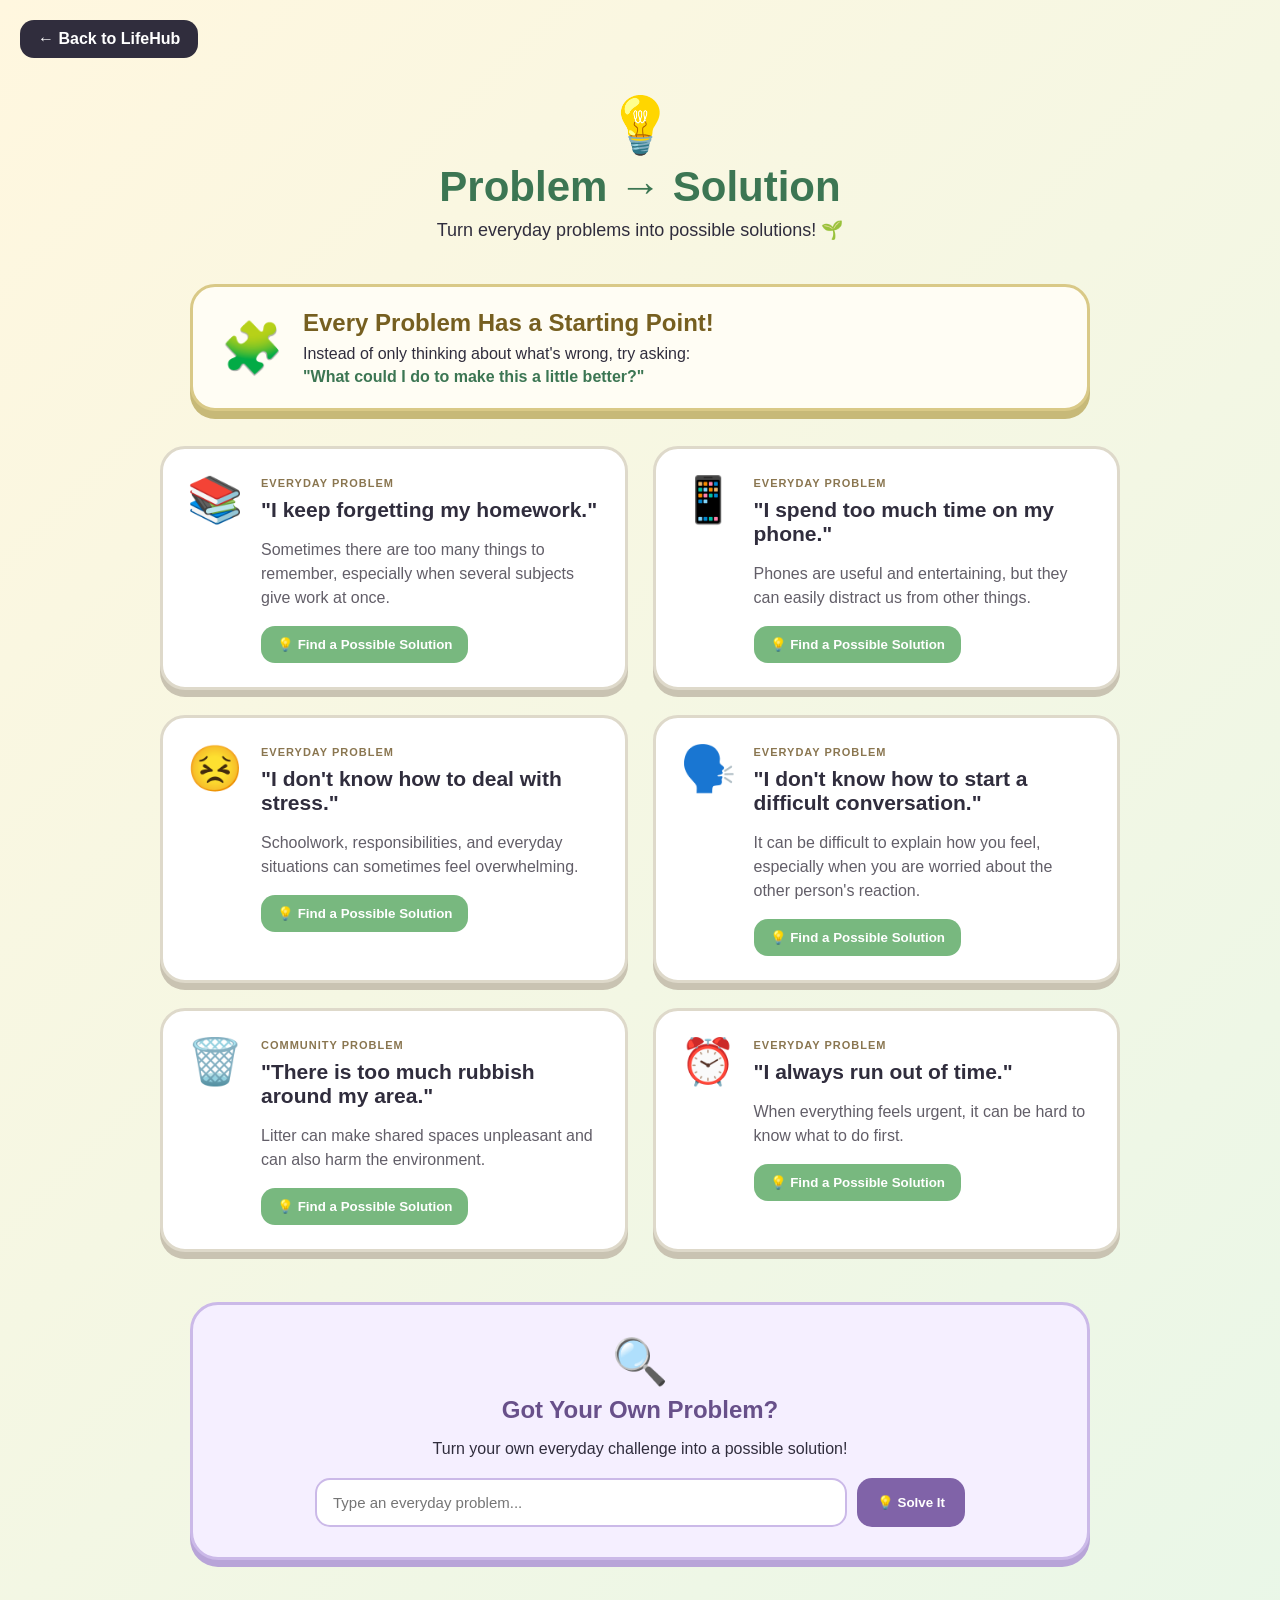
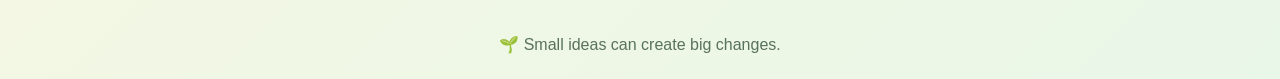
<file: problem-solution.html>
<!DOCTYPE html>
<html lang="en">

<head>

    <meta charset="UTF-8">

    <meta
        name="viewport"
        content="width=device-width, initial-scale=1.0">

    <title>Problem → Solution | LifeHub</title>

    <link
        rel="stylesheet"
        href="problem-solution.css">




</head>


<body>


<!-- =====================================================
     BACK BUTTON
===================================================== -->

<a
    href="index.html"
    class="back-button">

    ← Back to LifeHub

</a>



<!-- =====================================================
     HEADER
===================================================== -->

<header class="header">

    <div class="header-icon">
        💡
    </div>

    <h1>
        Problem → Solution
    </h1>

    <p>
        Turn everyday problems into possible solutions! 🌱
    </p>

</header>



<!-- =====================================================
     INTRO
===================================================== -->

<section class="intro-box">

    <div class="intro-icon">
        🧩
    </div>

    <div>

        <h2>
            Every Problem Has a Starting Point!
        </h2>

        <p>
            Instead of only thinking about what's wrong,
            try asking:
        </p>

        <strong>
            "What could I do to make this a little better?"
        </strong>

    </div>

</section>



<!-- =====================================================
     PROBLEM CARDS
===================================================== -->

<main class="problem-container">


    <!-- =================================================
         PROBLEM 1
    ================================================== -->

    <div class="problem-card">

        <div class="problem-icon">
            📚
        </div>

        <div class="problem-content">

            <span class="problem-label">
                EVERYDAY PROBLEM
            </span>

            <h2>
                "I keep forgetting my homework."
            </h2>

            <p class="problem-description">
                Sometimes there are too many things to remember,
                especially when several subjects give work at once.
            </p>


            <button
                class="solution-button"
                onclick="showSolution(1)">

                💡 Find a Possible Solution

            </button>


            <div
                id="solution-1"
                class="solution-box">

                <h3>
                    🌱 Possible Solution
                </h3>

                <p>
                    Keep one simple homework checklist.
                    Write down the subject, task, and due date
                    as soon as the teacher gives it.
                </p>

                <div class="mini-tip">
                    ⭐ Tip: Check your list before going to bed.
                </div>

            </div>

        </div>

    </div>



    <!-- =================================================
         PROBLEM 2
    ================================================== -->

    <div class="problem-card">

        <div class="problem-icon">
            📱
        </div>

        <div class="problem-content">

            <span class="problem-label">
                EVERYDAY PROBLEM
            </span>

            <h2>
                "I spend too much time on my phone."
            </h2>

            <p class="problem-description">
                Phones are useful and entertaining, but they can
                easily distract us from other things.
            </p>


            <button
                class="solution-button"
                onclick="showSolution(2)">

                💡 Find a Possible Solution

            </button>


            <div
                id="solution-2"
                class="solution-box">

                <h3>
                    🌱 Possible Solution
                </h3>

                <p>
                    Choose specific times for checking social media
                    or playing games. During homework or important
                    tasks, place your phone somewhere less distracting.
                </p>

                <div class="mini-tip">
                    ⭐ Tip: Replace some screen time with a hobby,
                    walk, drawing, reading, or chatting with someone.
                </div>

            </div>

        </div>

    </div>



    <!-- =================================================
         PROBLEM 3
    ================================================== -->

    <div class="problem-card">

        <div class="problem-icon">
            😣
        </div>

        <div class="problem-content">

            <span class="problem-label">
                EVERYDAY PROBLEM
            </span>

            <h2>
                "I don't know how to deal with stress."
            </h2>

            <p class="problem-description">
                Schoolwork, responsibilities, and everyday situations
                can sometimes feel overwhelming.
            </p>


            <button
                class="solution-button"
                onclick="showSolution(3)">

                💡 Find a Possible Solution

            </button>


            <div
                id="solution-3"
                class="solution-box">

                <h3>
                    🌱 Possible Solution
                </h3>

                <p>
                    Break a large task into smaller steps.
                    Focus on one thing at a time instead of
                    trying to solve everything immediately.
                </p>

                <div class="mini-tip">
                    ⭐ Tip: Take a short break, breathe slowly,
                    and talk to someone you trust if you need support.
                </div>

            </div>

        </div>

    </div>



    <!-- =================================================
         PROBLEM 4
    ================================================== -->

    <div class="problem-card">

        <div class="problem-icon">
            🗣️
        </div>

        <div class="problem-content">

            <span class="problem-label">
                EVERYDAY PROBLEM
            </span>

            <h2>
                "I don't know how to start a difficult conversation."
            </h2>

            <p class="problem-description">
                It can be difficult to explain how you feel,
                especially when you are worried about the other
                person's reaction.
            </p>


            <button
                class="solution-button"
                onclick="showSolution(4)">

                💡 Find a Possible Solution

            </button>


            <div
                id="solution-4"
                class="solution-box">

                <h3>
                    🌱 Possible Solution
                </h3>

                <p>
                    Start calmly by explaining what happened,
                    how you feel, and what you hope to change.
                </p>

                <div class="mini-tip">
                    ⭐ Tip: Try using "I feel..." instead of
                    immediately blaming the other person.
                </div>

            </div>

        </div>

    </div>



    <!-- =================================================
         PROBLEM 5
    ================================================== -->

    <div class="problem-card">

        <div class="problem-icon">
            🗑️
        </div>

        <div class="problem-content">

            <span class="problem-label">
                COMMUNITY PROBLEM
            </span>

            <h2>
                "There is too much rubbish around my area."
            </h2>

            <p class="problem-description">
                Litter can make shared spaces unpleasant and
                can also harm the environment.
            </p>


            <button
                class="solution-button"
                onclick="showSolution(5)">

                💡 Find a Possible Solution

            </button>


            <div
                id="solution-5"
                class="solution-box">

                <h3>
                    🌱 Possible Solution
                </h3>

                <p>
                    Start small. Encourage people around you to
                    use rubbish bins, reduce unnecessary waste,
                    and keep shared spaces clean.
                </p>

                <div class="mini-tip">
                    ⭐ Tip: A small community clean-up can make
                    a visible difference.
                </div>

            </div>

        </div>

    </div>



    <!-- =================================================
         PROBLEM 6
    ================================================== -->

    <div class="problem-card">

        <div class="problem-icon">
            ⏰
        </div>

        <div class="problem-content">

            <span class="problem-label">
                EVERYDAY PROBLEM
            </span>

            <h2>
                "I always run out of time."
            </h2>

            <p class="problem-description">
                When everything feels urgent, it can be hard
                to know what to do first.
            </p>


            <button
                class="solution-button"
                onclick="showSolution(6)">

                💡 Find a Possible Solution

            </button>


            <div
                id="solution-6"
                class="solution-box">

                <h3>
                    🌱 Possible Solution
                </h3>

                <p>
                    Write down everything you need to do and
                    choose the most important task first.
                    Give yourself realistic amounts of time.
                </p>

                <div class="mini-tip">
                    ⭐ Tip: Don't try to finish everything
                    at the same time.
                </div>

            </div>

        </div>

    </div>


</main>



<!-- =====================================================
     CREATE YOUR OWN
===================================================== -->

<section class="create-section">

    <div class="create-icon">
        🔍
    </div>

    <h2>
        Got Your Own Problem?
    </h2>

    <p>
        Turn your own everyday challenge into a possible solution!
    </p>


    <div class="problem-input-area">

        <input
            type="text"
            id="problemInput"
            placeholder="Type an everyday problem...">

        <button
            onclick="createSolution()">

            💡 Solve It

        </button>

    </div>


    <div
        id="customSolution"
        class="custom-solution">

    </div>

</section>



<!-- =====================================================
     FOOTER
===================================================== -->

<footer>

    🌱 Small ideas can create big changes.

</footer>



<script src="problem-solution.js"></script>



</body>

</html>
</file>
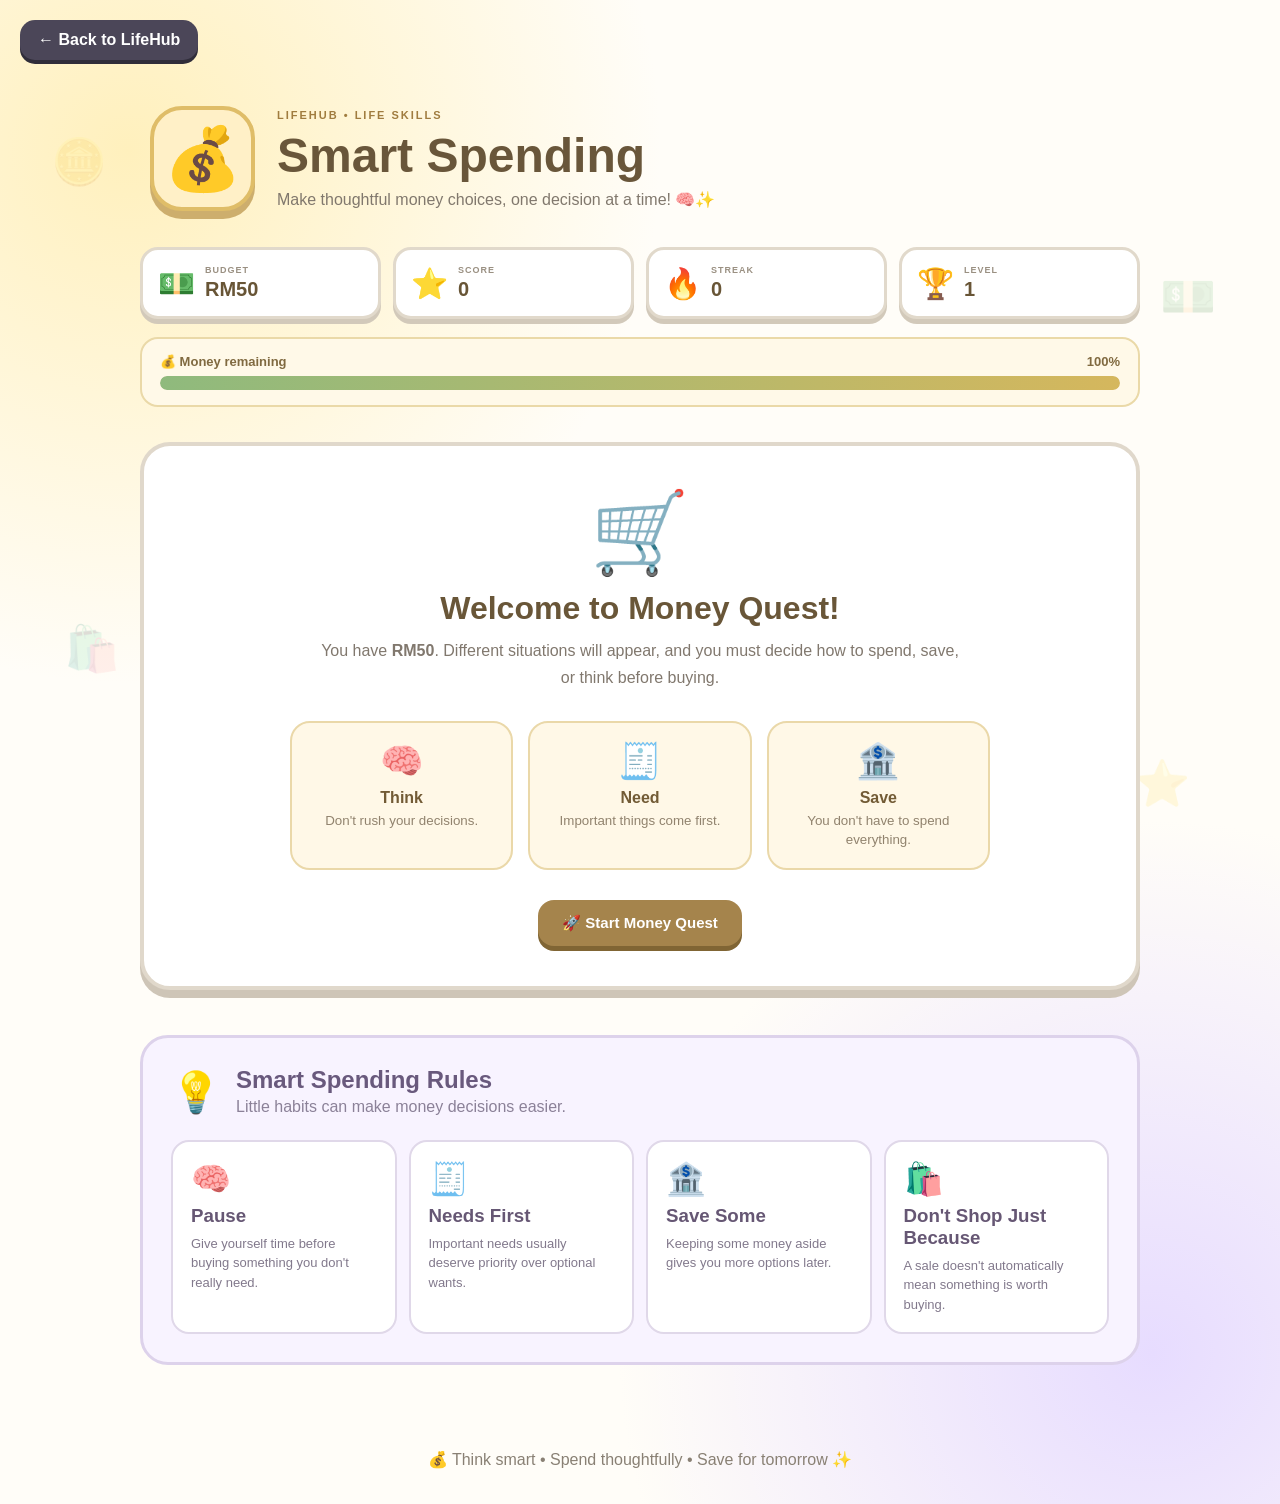
<file: smartspending.html>
<!DOCTYPE html>
<html lang="en">

<head>

    <meta charset="UTF-8">

    <meta
        name="viewport"
        content="width=device-width, initial-scale=1.0">

    <title>Smart Spending 💰 | LifeHub</title>

    <link
        rel="stylesheet"
        href="smartspending.css">

</head>


<body>


<!-- =====================================================
     BACK BUTTON
===================================================== -->

<a
    href="index.html"
    class="back-button">

    ← Back to LifeHub

</a>



<!-- =====================================================
     FLOATING DECORATIONS
===================================================== -->

<div class="floating-money money-one">
    🪙
</div>

<div class="floating-money money-two">
    💵
</div>

<div class="floating-money money-three">
    🛍️
</div>

<div class="floating-money money-four">
    ⭐
</div>



<!-- =====================================================
     MAIN
===================================================== -->

<main class="game-container">


    <!-- =================================================
         HEADER
    ================================================= -->

    <header class="game-header">

        <div class="header-icon">
            💰
        </div>

        <div>

            <span class="small-title">
                LIFEHUB • LIFE SKILLS
            </span>

            <h1>
                Smart Spending
            </h1>

            <p>
                Make thoughtful money choices,
                one decision at a time! 🧠✨
            </p>

        </div>

    </header>



    <!-- =================================================
         PLAYER HUD
    ================================================= -->

    <section class="player-hud">


        <div class="hud-item">

            <span class="hud-icon">
                💵
            </span>

            <div>

                <small>
                    BUDGET
                </small>

                <strong id="budget">
                    RM50
                </strong>

            </div>

        </div>



        <div class="hud-item">

            <span class="hud-icon">
                ⭐
            </span>

            <div>

                <small>
                    SCORE
                </small>

                <strong id="score">
                    0
                </strong>

            </div>

        </div>



        <div class="hud-item">

            <span class="hud-icon">
                🔥
            </span>

            <div>

                <small>
                    STREAK
                </small>

                <strong id="streak">
                    0
                </strong>

            </div>

        </div>



        <div class="hud-item">

            <span class="hud-icon">
                🏆
            </span>

            <div>

                <small>
                    LEVEL
                </small>

                <strong id="level">
                    1
                </strong>

            </div>

        </div>

    </section>



    <!-- =================================================
         MONEY BAR
    ================================================= -->

    <section class="money-bar-section">

        <div class="bar-label">

            <span>
                💰 Money remaining
            </span>

            <span id="budget-percent">
                100%
            </span>

        </div>

        <div class="money-bar">

            <div
                id="money-fill"
                class="money-fill">
            </div>

        </div>

    </section>



    <!-- =================================================
         GAME INTRO
    ================================================= -->

    <section
        id="intro-screen"
        class="screen intro-screen">

        <div class="big-emoji">
            🛒
        </div>

        <h2>
            Welcome to Money Quest!
        </h2>

        <p>
            You have <strong>RM50</strong>.
            Different situations will appear,
            and you must decide how to spend,
            save, or think before buying.
        </p>

        <div class="rule-cards">

            <div class="rule-card">

                <span>
                    🧠
                </span>

                <strong>
                    Think
                </strong>

                <small>
                    Don't rush your decisions.
                </small>

            </div>


            <div class="rule-card">

                <span>
                    🧾
                </span>

                <strong>
                    Need
                </strong>

                <small>
                    Important things come first.
                </small>

            </div>


            <div class="rule-card">

                <span>
                    🏦
                </span>

                <strong>
                    Save
                </strong>

                <small>
                    You don't have to spend everything.
                </small>

            </div>

        </div>

        <button
            id="start-button"
            class="main-button"
            onclick="startGame()">

            🚀 Start Money Quest

        </button>

    </section>



    <!-- =================================================
         GAME SCREEN
    ================================================= -->

    <section
        id="game-screen"
        class="screen game-screen hidden">


        <!-- QUESTION -->

        <div class="question-card">

            <div class="question-top">

                <span id="round-number">
                    ROUND 1
                </span>

                <span id="question-category">
                    🛍️ SHOPPING
                </span>

            </div>


            <div
                id="question-icon"
                class="question-icon">

                🛒

            </div>


            <h2 id="question">
                Question goes here
            </h2>


            <p id="question-description">
                Description goes here.
            </p>

        </div>



        <!-- CHOICES -->

        <div
            id="choices"
            class="choices">
        </div>



        <!-- FEEDBACK -->

        <div
            id="feedback"
            class="feedback hidden">

            <div
                id="feedback-icon"
                class="feedback-icon">

                💡

            </div>

            <div>

                <h3 id="feedback-title">
                    Good choice!
                </h3>

                <p id="feedback-text">
                </p>

            </div>

        </div>



        <!-- NEXT -->

        <button
            id="next-button"
            class="main-button next-button hidden"
            onclick="nextQuestion()">

            Next Decision →
            
        </button>

    </section>



    <!-- =================================================
         RESULT SCREEN
    ================================================= -->

    <section
        id="result-screen"
        class="screen result-screen hidden">

        <div
            id="result-icon"
            class="result-icon">

            🏆

        </div>

        <span class="result-label">
            MONEY QUEST COMPLETE
        </span>

        <h2 id="result-title">
            Smart Spender!
        </h2>

        <p id="result-description">
            Great job!
        </p>


        <div class="final-stats">


            <div>

                <span>
                    ⭐
                </span>

                <strong id="final-score">
                    0
                </strong>

                <small>
                    SCORE
                </small>

            </div>


            <div>

                <span>
                    💵
                </span>

                <strong id="final-budget">
                    RM50
                </strong>

                <small>
                    LEFT
                </small>

            </div>


            <div>

                <span>
                    🔥
                </span>

                <strong id="final-streak">
                    0
                </strong>

                <small>
                    BEST STREAK
                </small>

            </div>


        </div>


        <div class="final-message">

            <span>
                💡
            </span>

            <p id="final-tip">
                Smart spending is about making thoughtful choices.
            </p>

        </div>


        <button
            class="main-button"
            onclick="restartGame()">

            🔄 Play Again

        </button>

    </section>



    <!-- =================================================
         MONEY TIPS
    ================================================= -->

    <section class="tips-section">

        <div class="tips-title">

            <span>
                💡
            </span>

            <div>

                <h2>
                    Smart Spending Rules
                </h2>

                <p>
                    Little habits can make money decisions easier.
                </p>

            </div>

        </div>


        <div class="tips-grid">


            <div class="tip-card">

                <span>
                    🧠
                </span>

                <h3>
                    Pause
                </h3>

                <p>
                    Give yourself time before buying
                    something you don't really need.
                </p>

            </div>


            <div class="tip-card">

                <span>
                    🧾
                </span>

                <h3>
                    Needs First
                </h3>

                <p>
                    Important needs usually deserve
                    priority over optional wants.
                </p>

            </div>


            <div class="tip-card">

                <span>
                    🏦
                </span>

                <h3>
                    Save Some
                </h3>

                <p>
                    Keeping some money aside gives
                    you more options later.
                </p>

            </div>


            <div class="tip-card">

                <span>
                    🛍️
                </span>

                <h3>
                    Don't Shop Just Because
                </h3>

                <p>
                    A sale doesn't automatically mean
                    something is worth buying.
                </p>

            </div>

        </div>

    </section>


</main>



<!-- =====================================================
     FOOTER
===================================================== -->

<footer>

    💰 Think smart • Spend thoughtfully • Save for tomorrow ✨

</footer>



<script src="smartspending.js"></script>

</body>

</html>
</file>
<file: accessibility.css>
/* =========================================================
   RESET
========================================================= */

* {
    box-sizing: border-box;
}


html {
    scroll-behavior: smooth;
}


body {

    margin: 0;

    min-height: 100vh;

    font-family:
        "Comic Sans MS",
        "Trebuchet MS",
        sans-serif;

    color: #414b59;

    background:

        radial-gradient(
            circle at 5% 10%,
            #dceeff,
            transparent 30%
        ),

        radial-gradient(
            circle at 95% 80%,
            #eee1ff,
            transparent 30%
        ),

        #fafcff;

    overflow-x: hidden;

}


/* =========================================================
   BACK
========================================================= */

.back-button {

    display: inline-block;

    margin: 20px;

    padding: 11px 18px;

    color: white;

    background: #48566a;

    border-radius: 15px;

    text-decoration: none;

    font-weight: bold;

    box-shadow:
        0 4px 0 #303a49;

    transition: 0.2s;

}


.back-button:hover {

    transform:
        translateY(-3px);

    background: #5d6d84;

}


/* =========================================================
   FLOATING ICONS
========================================================= */

.float-icon {

    position: fixed;

    z-index: -1;

    opacity: 0.13;

    font-size: 50px;

    animation:
        float 5s ease-in-out infinite;

}


.float-one {

    top: 12%;

    left: 4%;

}


.float-two {

    top: 32%;

    right: 5%;

    animation-delay: 1s;

}


.float-three {

    bottom: 25%;

    left: 5%;

    animation-delay: 2s;

}


.float-four {

    bottom: 10%;

    right: 7%;

    animation-delay: 3s;

}


@keyframes float {

    0%,
    100% {

        transform:
            translateY(0)
            rotate(0deg);

    }

    50% {

        transform:
            translateY(-15px)
            rotate(8deg);

    }

}


/* =========================================================
   CONTAINER
========================================================= */

.access-container {

    width: min(
        1000px,
        calc(100% - 40px)
    );

    margin: 0 auto 50px;

}


/* =========================================================
   HEADER
========================================================= */

.access-header {

    display: flex;

    align-items: center;

    gap: 22px;

    padding: 20px 10px 35px;

}


.access-logo {

    width: 105px;

    height: 105px;

    display: flex;

    align-items: center;

    justify-content: center;

    flex-shrink: 0;

    background: #e4f1ff;

    border: 4px solid #9bbdde;

    border-radius: 30px;

    font-size: 60px;

    box-shadow:
        0 8px 0 #7d9fbe;

    animation:
        logoFloat 3s ease-in-out infinite;

}


@keyframes logoFloat {

    0%,
    100% {

        transform:
            translateY(0);

    }

    50% {

        transform:
            translateY(-8px);

    }

}


.eyebrow {

    color: #6687a6;

    font-size: 11px;

    font-weight: bold;

    letter-spacing: 2px;

}


.access-header h1 {

    margin: 5px 0;

    color: #4c6076;

    font-size: 48px;

}


.access-header p {

    margin: 0;

    color: #788493;

    line-height: 1.5;

}


/* =========================================================
   HUD
========================================================= */

.hud {

    display: grid;

    grid-template-columns:
        repeat(4, 1fr);

    gap: 12px;

}


.hud-card {

    display: flex;

    align-items: center;

    gap: 10px;

    padding: 15px;

    background: white;

    border: 3px solid #d9e2eb;

    border-radius: 18px;

    box-shadow:
        0 5px 0 #c7d1dc;

}


.hud-card > span {

    font-size: 30px;

}


.hud-card small {

    display: block;

    color: #8793a0;

    font-size: 9px;

    font-weight: bold;

    letter-spacing: 1px;

}


.hud-card strong {

    display: block;

    margin-top: 3px;

    color: #4f6275;

    font-size: 21px;

}


/* =========================================================
   PROGRESS
========================================================= */

.progress-section {

    margin-top: 18px;

    padding: 15px 18px;

    background: #eef6ff;

    border: 2px solid #d0e1f0;

    border-radius: 18px;

}


.progress-label {

    display: flex;

    justify-content: space-between;

    margin-bottom: 8px;

    color: #627d98;

    font-size: 12px;

    font-weight: bold;

}


.progress-bar {

    height: 14px;

    overflow: hidden;

    background: #dce7f0;

    border-radius: 20px;

}


.progress-fill {

    width: 0%;

    height: 100%;

    background:
        linear-gradient(
            90deg,
            #77a9d3,
            #9e8ed4
        );

    border-radius: 20px;

    transition:
        width 0.5s ease;

}


/* =========================================================
   GENERAL CARD
========================================================= */

.game-card {

    margin-top: 35px;

    padding: 35px;

    background: white;

    border: 4px solid #d9e2eb;

    border-radius: 30px;

    box-shadow:
        0 8px 0 #c6d0db;

}


.hidden {

    display: none !important;

}


/* =========================================================
   INTRO
========================================================= */

.intro-card {

    text-align: center;

}


.big-icon {

    font-size: 85px;

    animation:
        bounce 2s ease-in-out infinite;

}


@keyframes bounce {

    0%,
    100% {

        transform:
            translateY(0);

    }

    50% {

        transform:
            translateY(-10px);

    }

}


.section-label {

    display: inline-block;

    margin-top: 10px;

    color: #6c8cab;

    font-size: 10px;

    font-weight: bold;

    letter-spacing: 2px;

}


.intro-card h2 {

    margin: 10px 0;

    color: #4e6277;

    font-size: 31px;

}


.intro-card > p {

    max-width: 700px;

    margin: auto;

    color: #7b8794;

    line-height: 1.7;

}


/* =========================================================
   INTRO FEATURES
========================================================= */

.intro-features {

    display: grid;

    grid-template-columns:
        repeat(4, 1fr);

    gap: 12px;

    max-width: 800px;

    margin: 30px auto;

}


.intro-features > div {

    padding: 17px;

    background: #f3f8fd;

    border: 2px solid #dce7f0;

    border-radius: 19px;

}


.intro-features span {

    display: block;

    font-size: 35px;

}


.intro-features strong {

    display: block;

    margin-top: 5px;

    color: #5d7185;

}


.intro-features small {

    display: block;

    margin-top: 4px;

    color: #8994a0;

}


/* =========================================================
   BUTTON
========================================================= */

.main-button {

    border: none;

    padding: 14px 24px;

    background: #688bad;

    color: white;

    border-radius: 16px;

    font-family: inherit;

    font-size: 15px;

    font-weight: bold;

    cursor: pointer;

    box-shadow:
        0 5px 0 #506f8e;

    transition: 0.2s;

}


.main-button:hover {

    transform:
        translateY(-3px);

    background: #769abe;

}


.main-button:active {

    transform:
        translateY(2px);

    box-shadow:
        0 2px 0 #506f8e;

}


/* =========================================================
   QUESTION TOP
========================================================= */

.question-top {

    display: flex;

    justify-content: space-between;

    gap: 10px;

}


.question-top span {

    padding: 7px 12px;

    background: #eef5fb;

    color: #66809a;

    border-radius: 12px;

    font-size: 10px;

    font-weight: bold;

    letter-spacing: 1px;

}


/* =========================================================
   QUESTION
========================================================= */

.situation-icon {

    margin-top: 18px;

    text-align: center;

    font-size: 65px;

}


.game-card h2 {

    color: #4e6277;

    text-align: center;

    line-height: 1.4;

}


.question-description {

    max-width: 700px;

    margin: 10px auto 25px;

    color: #7b8794;

    text-align: center;

    line-height: 1.6;

}


/* =========================================================
   OPTIONS
========================================================= */

.options {

    display: grid;

    grid-template-columns:
        repeat(3, 1fr);

    gap: 15px;

}


.option-button {

    min-height: 175px;

    padding: 20px;

    background: #fbfdff;

    border: 3px solid #d6e0e9;

    border-radius: 22px;

    color: #536576;

    font-family: inherit;

    cursor: pointer;

    box-shadow:
        0 5px 0 #c8d2dc;

    transition: 0.2s;

}


.option-button:hover {

    transform:
        translateY(-5px);

    border-color: #9ab6cf;

    background: #f3f9ff;

}


.option-button:disabled {

    cursor: default;

}


.option-icon {

    display: block;

    margin-bottom: 10px;

    font-size: 42px;

}


.option-title {

    display: block;

    font-size: 15px;

    font-weight: bold;

    line-height: 1.4;

}


.option-description {

    display: block;

    margin-top: 8px;

    color: #8994a0;

    font-size: 12px;

    line-height: 1.4;

}


/* =========================================================
   FEEDBACK
========================================================= */

.feedback {

    display: flex;

    align-items: center;

    gap: 15px;

    margin-top: 20px;

    padding: 20px;

    background: #eff8ff;

    border: 3px solid #c6ddec;

    border-radius: 20px;

}


.feedback-icon {

    font-size: 43px;

}


.feedback h3 {

    margin: 0 0 5px;

    color: #55708a;

}


.feedback p {

    margin: 0;

    color: #6f7f8d;

    line-height: 1.5;

}


.next-button {

    display: block;

    margin: 20px auto 0;

}


/* =========================================================
   TOOLKIT
========================================================= */

.toolkit {

    margin-top: 40px;

    padding: 28px;

    background: #f1f7fd;

    border: 3px solid #d4e2ee;

    border-radius: 28px;

}


.toolkit-title {

    display: flex;

    align-items: center;

    gap: 15px;

    margin-bottom: 20px;

}


.toolkit-title > span {

    font-size: 42px;

}


.toolkit-title h2 {

    margin: 0;

    color: #536a80;

}


.toolkit-title p {

    margin: 4px 0;

    color: #7f8b98;

}


.tool-grid {

    display: grid;

    grid-template-columns:
        repeat(5, 1fr);

    gap: 12px;

}


.tool-card {

    padding: 17px;

    background: white;

    border: 2px solid #dce6ef;

    border-radius: 18px;

}


.tool-card > span {

    font-size: 32px;

}


.tool-card h3 {

    margin: 6px 0;

    color: #5b7085;

}


.tool-card p {

    margin: 0;

    color: #7f8b96;

    font-size: 12px;

    line-height: 1.5;

}


/* =========================================================
   RESULT
========================================================= */

.result-card {

    text-align: center;

}


.result-icon {

    font-size: 85px;

}


.result-card h2 {

    margin: 8px 0;

    font-size: 36px;

}


.result-card > p {

    max-width: 650px;

    margin: auto;

    color: #788591;

    line-height: 1.6;

}


/* =========================================================
   FINAL STATS
========================================================= */

.final-stats {

    display: grid;

    grid-template-columns:
        repeat(3, 1fr);

    max-width: 650px;

    margin: 30px auto;

    gap: 12px;

}


.final-stats > div {

    padding: 18px;

    background: #f2f7fc;

    border: 2px solid #d7e3ed;

    border-radius: 18px;

}


.final-stats span {

    display: block;

    font-size: 30px;

}


.final-stats strong {

    display: block;

    margin: 5px;

    color: #536a80;

    font-size: 23px;

}


.final-stats small {

    color: #87929d;

    font-size: 9px;

    font-weight: bold;

}


/* =========================================================
   FINAL MESSAGE
========================================================= */

.final-message {

    display: flex;

    align-items: center;

    justify-content: center;

    gap: 10px;

    max-width: 650px;

    margin: 0 auto 25px;

    padding: 17px;

    background: #fff8e8;

    border: 2px solid #eadbb7;

    border-radius: 18px;

}


.final-message span {

    font-size: 30px;

}


.final-message p {

    margin: 0;

    color: #796f58;

    line-height: 1.5;

}


/* =========================================================
   GUIDE
========================================================= */

.guide {

    margin-top: 40px;

    padding: 28px;

    background: white;

    border: 3px solid #d9e2eb;

    border-radius: 25px;

}


.guide h2 {

    margin-top: 0;

    color: #53687b;

}


.guide-list {

    display: grid;

    grid-template-columns:
        repeat(2, 1fr);

    gap: 12px;

}


.guide-list > div {

    display: flex;

    align-items: center;

    gap: 12px;

    padding: 13px;

    background: #f6f9fc;

    border-radius: 15px;

}


.guide-list span {

    width: 30px;

    height: 30px;

    display: flex;

    align-items: center;

    justify-content: center;

    flex-shrink: 0;

    background: #789abb;

    color: white;

    border-radius: 50%;

    font-weight: bold;

}


.guide-list p {

    margin: 0;

    color: #6f7d89;

}


/* =========================================================
   FOOTER
========================================================= */

footer {

    padding: 35px 20px;

    text-align: center;

    color: #89939d;

}


/* =========================================================
   RESPONSIVE
========================================================= */

@media (max-width: 850px) {

    .access-container {

        width:
            calc(100% - 30px);

    }


    .hud {

        grid-template-columns:
            repeat(2, 1fr);

    }


    .intro-features {

        grid-template-columns:
            repeat(2, 1fr);

    }


    .options {

        grid-template-columns:
            1fr;

    }


    .option-button {

        min-height: 130px;

    }


    .tool-grid {

        grid-template-columns:
            repeat(2, 1fr);

    }

}


@media (max-width: 550px) {

    .access-header {

        flex-direction: column;

        text-align: center;

    }


    .access-header h1 {

        font-size: 38px;

    }


    .hud {

        grid-template-columns:
            1fr;

    }


    .intro-features {

        grid-template-columns:
            1fr;

    }


    .tool-grid {

        grid-template-columns:
            1fr;

    }


    .final-stats {

        grid-template-columns:
            1fr;

    }


    .guide-list {

        grid-template-columns:
            1fr;

    }


    .question-top {

        flex-direction: column;

    }


    .game-card {

        padding: 22px;

    }

}
</file>
<file: community.css>
/* =========================================================
   RESET
========================================================= */

* {
    box-sizing: border-box;
}


body {

    margin: 0;

    font-family:
        "Comic Sans MS",
        "Trebuchet MS",
        sans-serif;

    background:
        linear-gradient(
            135deg,
            #fff1e6,
            #eeeaff
        );

    color: #393444;

    min-height: 100vh;

}


/* =========================================================
   BACK BUTTON
========================================================= */

.back-button {

    display: inline-block;

    margin: 20px;

    padding: 10px 18px;

    background: #40394d;

    color: white;

    text-decoration: none;

    border-radius: 15px;

    font-weight: bold;

    transition: 0.2s;

}


.back-button:hover {

    transform: translateX(-4px);

    background: #5a5068;

}


/* =========================================================
   HEADER
========================================================= */

.header {

    text-align: center;

    padding: 10px 20px 35px;

}


.header-icon {

    font-size: 65px;

    animation: float 2.5s ease-in-out infinite;

}


.header h1 {

    margin: 5px 0;

    font-size: 44px;

    color: #76548d;

}


.header p {

    margin: 8px;

    font-size: 18px;

    color: #6d6475;

}


/* =========================================================
   INTRO
========================================================= */

.intro {

    max-width: 900px;

    margin: 0 auto 35px;

    padding: 25px 30px;

    background: #fffaf5;

    border: 3px solid #e1c5ad;

    border-radius: 25px;

    box-shadow:
        0 7px 0 #d0b29a;

    display: flex;

    align-items: center;

    gap: 20px;

}


.intro-icon {

    font-size: 50px;

}


.intro h2 {

    margin: 0 0 8px;

    color: #805c42;

}


.intro p {

    line-height: 1.5;

    margin: 5px 0;

}


.intro strong {

    color: #76548d;

}


/* =========================================================
   COMMUNITY CONTAINER
========================================================= */

.community-container {

    max-width: 1050px;

    margin: auto;

    padding: 0 20px 40px;

    display: grid;

    grid-template-columns:
        repeat(2, 1fr);

    gap: 25px;

}


/* =========================================================
   COMMUNITY CARD
========================================================= */

.community-card {

    background: white;

    border-radius: 25px;

    padding: 24px;

    border: 3px solid #ded8e4;

    box-shadow:
        0 7px 0 #c5becd;

    transition: 0.25s;

}


.community-card:hover {

    transform: translateY(-6px);

}


.card-top {

    display: flex;

    align-items: center;

    gap: 15px;

}


.community-icon {

    font-size: 48px;

}


.card-top h2 {

    margin: 0;

    color: #684d79;

}


.problem-label {

    display: inline-block;

    margin-top: 15px;

    padding: 5px 10px;

    border-radius: 10px;

    background: #ffe2d5;

    color: #995c42;

    font-size: 11px;

    font-weight: bold;

    letter-spacing: 1px;

}


.community-card p {

    line-height: 1.5;

    color: #625d67;

}


/* =========================================================
   ACTION BUTTON
========================================================= */

.action-button {

    border: none;

    padding: 11px 17px;

    border-radius: 14px;

    background: #9875ad;

    color: white;

    font-family: inherit;

    font-weight: bold;

    cursor: pointer;

    transition: 0.2s;

}


.action-button:hover {

    background: #7f5c96;

    transform: scale(1.04);

}


/* =========================================================
   SOLUTION
========================================================= */

.solution {

    display: none;

    margin-top: 18px;

    padding: 18px;

    background: #f5eff9;

    border: 2px dashed #ad8dc0;

    border-radius: 18px;

    animation: popIn 0.3s ease;

}


.solution h3 {

    margin-top: 0;

    color: #72528a;

}


.solution ul {

    padding-left: 20px;

}


.solution li {

    margin-bottom: 8px;

    line-height: 1.4;

}


.impact {

    margin-top: 12px;

    padding: 10px;

    background: #fff6d9;

    border-radius: 12px;

    font-size: 14px;

}


/* =========================================================
   COMMUNITY CHALLENGE
========================================================= */

.challenge {

    max-width: 900px;

    margin: 10px auto 50px;

    padding: 30px;

    text-align: center;

    background: #fff4dc;

    border: 3px solid #dfc590;

    border-radius: 28px;

    box-shadow:
        0 7px 0 #cbb27d;

}


.challenge-icon {

    font-size: 50px;

}


.challenge h2 {

    margin: 8px 0;

    color: #80652e;

}


.challenge p {

    line-height: 1.5;

}


.challenge-list {

    display: grid;

    grid-template-columns:
        repeat(2, 1fr);

    gap: 12px;

    margin-top: 20px;

}


.challenge-item {

    padding: 15px;

    background: white;

    border-radius: 15px;

    border: 2px solid #e2d8c2;

    cursor: pointer;

    transition: 0.2s;

}


.challenge-item:hover {

    transform: scale(1.03);

}


.challenge-item.completed {

    background: #eee4f5;

    border-color: #ad8dc0;

}


.challenge-item span {

    display: block;

    font-size: 25px;

    margin-bottom: 5px;

}


/* =========================================================
   SCORE
========================================================= */

.community-score {

    margin-top: 20px;

    font-size: 20px;

    font-weight: bold;

    color: #76548d;

}


/* =========================================================
   FOOTER
========================================================= */

footer {

    text-align: center;

    padding: 25px;

    color: #746879;

}


/* =========================================================
   ANIMATIONS
========================================================= */

@keyframes float {

    0%, 100% {

        transform: translateY(0);

    }

    50% {

        transform: translateY(-9px);

    }

}


@keyframes popIn {

    from {

        opacity: 0;

        transform: scale(0.95);

    }

    to {

        opacity: 1;

        transform: scale(1);

    }

}


/* =========================================================
   RESPONSIVE
========================================================= */

@media (max-width: 750px) {

    .community-container {

        grid-template-columns: 1fr;

    }


    .challenge-list {

        grid-template-columns: 1fr;

    }


    .intro {

        margin-left: 20px;

        margin-right: 20px;

    }


    .header h1 {

        font-size: 34px;

    }

}
</file>
<file: environment.css>
/* =========================================================
   RESET
========================================================= */

* {
    box-sizing: border-box;
}


body {

    margin: 0;

    font-family:
        "Comic Sans MS",
        "Trebuchet MS",
        sans-serif;

    background:
        linear-gradient(
            135deg,
            #e9f8e8,
            #fff8dc
        );

    color: #303b32;

    min-height: 100vh;

}


/* =========================================================
   BACK BUTTON
========================================================= */

.back-button {

    display: inline-block;

    margin: 20px;

    padding: 10px 18px;

    background: #2e4936;

    color: white;

    text-decoration: none;

    border-radius: 15px;

    font-weight: bold;

    transition: 0.2s;

}


.back-button:hover {

    transform: translateX(-4px);

    background: #41664b;

}


/* =========================================================
   HEADER
========================================================= */

.header {

    text-align: center;

    padding: 10px 20px 35px;

}


.header-icon {

    font-size: 65px;

    animation: float 2.5s ease-in-out infinite;

}


.header h1 {

    margin: 5px 0;

    font-size: 44px;

    color: #39734a;

}


.header p {

    margin: 8px;

    font-size: 18px;

    color: #526858;

}


/* =========================================================
   INTRO
========================================================= */

.intro {

    max-width: 900px;

    margin: 0 auto 35px;

    padding: 25px 30px;

    background: #fffdf1;

    border: 3px solid #d8c982;

    border-radius: 25px;

    box-shadow:
        0 7px 0 #c5b66f;

    display: flex;

    align-items: center;

    gap: 20px;

}


.intro-icon {

    font-size: 50px;

}


.intro h2 {

    margin: 0 0 8px;

    color: #6d632e;

}


.intro p {

    line-height: 1.5;

    margin: 5px 0;

}


.intro strong {

    color: #39734a;

}


/* =========================================================
   ENVIRONMENT CARDS
========================================================= */

.environment-container {

    max-width: 1050px;

    margin: auto;

    padding: 0 20px 40px;

    display: grid;

    grid-template-columns:
        repeat(2, 1fr);

    gap: 25px;

}


/* =========================================================
   CARD
========================================================= */

.environment-card {

    background: white;

    border-radius: 25px;

    padding: 24px;

    border: 3px solid #d8dfd4;

    box-shadow:
        0 7px 0 #bdc8ba;

    transition: 0.25s;

}


.environment-card:hover {

    transform: translateY(-6px);

}


.card-top {

    display: flex;

    align-items: center;

    gap: 15px;

}


.environment-icon {

    font-size: 48px;

}


.card-top h2 {

    margin: 0;

    color: #3d6847;

}


.problem-label {

    display: inline-block;

    margin-top: 15px;

    padding: 5px 10px;

    border-radius: 10px;

    background: #ffe4d8;

    color: #9b573c;

    font-size: 11px;

    font-weight: bold;

    letter-spacing: 1px;

}


.environment-card p {

    line-height: 1.5;

    color: #5d665f;

}


/* =========================================================
   ACTION BUTTON
========================================================= */

.action-button {

    border: none;

    padding: 11px 17px;

    border-radius: 14px;

    background: #6eaa72;

    color: white;

    font-family: inherit;

    font-weight: bold;

    cursor: pointer;

    transition: 0.2s;

}


.action-button:hover {

    background: #568d5c;

    transform: scale(1.04);

}


/* =========================================================
   SOLUTION
========================================================= */

.solution {

    display: none;

    margin-top: 18px;

    padding: 18px;

    background: #edf8eb;

    border: 2px dashed #77a979;

    border-radius: 18px;

    animation: popIn 0.3s ease;

}


.solution h3 {

    margin-top: 0;

    color: #3c7547;

}


.solution ul {

    padding-left: 20px;

}


.solution li {

    margin-bottom: 8px;

    line-height: 1.4;

}


.impact {

    margin-top: 12px;

    padding: 10px;

    background: #fff7d2;

    border-radius: 12px;

    font-size: 14px;

}


/* =========================================================
   ECO CHALLENGE
========================================================= */

.challenge {

    max-width: 900px;

    margin: 10px auto 50px;

    padding: 30px;

    text-align: center;

    background: #e9f4ff;

    border: 3px solid #b9d3e7;

    border-radius: 28px;

    box-shadow:
        0 7px 0 #a8c1d5;

}


.challenge-icon {

    font-size: 50px;

}


.challenge h2 {

    margin: 8px 0;

    color: #416d91;

}


.challenge p {

    line-height: 1.5;

}


.challenge-list {

    display: grid;

    grid-template-columns:
        repeat(2, 1fr);

    gap: 12px;

    margin-top: 20px;

}


.challenge-item {

    padding: 15px;

    background: white;

    border-radius: 15px;

    border: 2px solid #d1e0ec;

    cursor: pointer;

    transition: 0.2s;

}


.challenge-item:hover {

    transform: scale(1.03);

}


.challenge-item.completed {

    background: #dff3df;

    border-color: #79ad7d;

}


.challenge-item span {

    display: block;

    font-size: 25px;

    margin-bottom: 5px;

}


/* =========================================================
   SCORE
========================================================= */

.eco-score {

    margin-top: 20px;

    font-size: 20px;

    font-weight: bold;

    color: #39734a;

}


/* =========================================================
   FOOTER
========================================================= */

footer {

    text-align: center;

    padding: 25px;

    color: #58715d;

}


/* =========================================================
   ANIMATIONS
========================================================= */

@keyframes float {

    0%, 100% {

        transform: translateY(0);

    }

    50% {

        transform: translateY(-9px);

    }

}


@keyframes popIn {

    from {

        opacity: 0;

        transform: scale(0.95);

    }

    to {

        opacity: 1;

        transform: scale(1);

    }

}


/* =========================================================
   RESPONSIVE
========================================================= */

@media (max-width: 750px) {

    .environment-container {

        grid-template-columns: 1fr;

    }


    .challenge-list {

        grid-template-columns: 1fr;

    }


    .intro {

        margin-left: 20px;

        margin-right: 20px;

    }


    .header h1 {

        font-size: 34px;

    }

}
</file>
<file: everyday.css>
/* =========================================================
   RESET
========================================================= */

* {
    box-sizing: border-box;
}


body {

    margin: 0;

    font-family:
        "Comic Sans MS",
        "Trebuchet MS",
        sans-serif;

    color: #383746;

    min-height: 100vh;

    background:
        radial-gradient(
            circle at top left,
            #fff1d6,
            transparent 35%
        ),
        radial-gradient(
            circle at bottom right,
            #e9e2ff,
            transparent 35%
        ),
        #fffdf9;

    overflow-x: hidden;

}


/* =========================================================
   FLOATING DECORATIONS
========================================================= */

.float-item {

    position: fixed;

    z-index: -1;

    opacity: 0.15;

    font-size: 45px;

    animation:
        floatAround 5s ease-in-out infinite;

}


.item1 {

    top: 15%;

    left: 4%;

}


.item2 {

    top: 25%;

    right: 5%;

    animation-delay: 1s;

}


.item3 {

    bottom: 20%;

    left: 5%;

    animation-delay: 2s;

}


.item4 {

    bottom: 10%;

    right: 6%;

    animation-delay: 3s;

}


@keyframes floatAround {

    0%, 100% {

        transform:
            translateY(0)
            rotate(0deg);

    }

    50% {

        transform:
            translateY(-18px)
            rotate(8deg);

    }

}


/* =========================================================
   BACK BUTTON
========================================================= */

.back-button {

    display: inline-block;

    margin: 20px;

    padding: 11px 18px;

    background: #484457;

    color: white;

    text-decoration: none;

    border-radius: 15px;

    font-weight: bold;

    transition: 0.2s;

}


.back-button:hover {

    transform: translateX(-5px);

    background: #625c75;

}


/* =========================================================
   HERO
========================================================= */

.hero {

    max-width: 1050px;

    margin: 10px auto 30px;

    padding: 25px;

    display: flex;

    align-items: center;

    gap: 25px;

}


.hero-icon {

    width: 110px;

    height: 110px;

    display: flex;

    align-items: center;

    justify-content: center;

    background: #fff0d0;

    border: 4px solid #e2bd70;

    border-radius: 35px;

    font-size: 65px;

    box-shadow:
        0 8px 0 #d0b376;

    animation:
        rainbowFloat 3s ease-in-out infinite;

}


@keyframes rainbowFloat {

    0%, 100% {

        transform:
            translateY(0)
            rotate(-2deg);

    }

    50% {

        transform:
            translateY(-8px)
            rotate(2deg);

    }

}


.mini-title {

    color: #a17d42;

    font-size: 12px;

    font-weight: bold;

    letter-spacing: 2px;

}


.hero h1 {

    margin: 5px 0;

    font-size: 48px;

    color: #7561a0;

}


.hero p {

    margin: 0;

    color: #777283;

    line-height: 1.5;

}


/* =========================================================
   LIFE STATUS
========================================================= */

.life-status {

    max-width: 1000px;

    margin: auto;

    padding: 18px 22px;

    background: white;

    border: 3px solid #e0dcea;

    border-radius: 23px;

    box-shadow:
        0 6px 0 #cbc5d6;

    display: flex;

    align-items: center;

    gap: 15px;

}


.avatar {

    font-size: 42px;

}


.player-name {

    min-width: 170px;

}


.player-name strong {

    display: block;

    color: #5e537b;

}


.player-name span {

    display: block;

    margin-top: 4px;

    color: #958da4;

    font-size: 13px;

}


.life-xp {

    flex: 1;

}


.xp-label {

    display: flex;

    justify-content: space-between;

    margin-bottom: 6px;

    color: #716a7f;

    font-size: 13px;

    font-weight: bold;

}


.xp-bar {

    height: 13px;

    background: #eeeaf3;

    border-radius: 20px;

    overflow: hidden;

}


.xp-fill {

    height: 100%;

    width: 0%;

    background:
        linear-gradient(
            90deg,
            #efb76d,
            #a991d5
        );

    border-radius: 20px;

    transition: width 0.5s;

}


/* =========================================================
   LIFE MAP
========================================================= */

.life-map {

    max-width: 1000px;

    margin: 40px auto;

}


.map-title {

    display: flex;

    align-items: center;

    gap: 15px;

    margin-bottom: 20px;

}


.map-title > span {

    font-size: 42px;

}


.map-title h2 {

    margin: 0;

    color: #62547d;

}


.map-title p {

    margin: 4px 0;

    color: #898393;

}


.map-grid {

    display: grid;

    grid-template-columns:
        repeat(3, 1fr);

    gap: 16px;

}


.life-place {

    border: 3px solid #e2ddeb;

    background: white;

    border-radius: 22px;

    padding: 20px 12px;

    font-family: inherit;

    cursor: pointer;

    color: #57516a;

    box-shadow:
        0 5px 0 #ccc5d7;

    transition: 0.2s;

}


.life-place:hover {

    transform:
        translateY(-7px)
        rotate(-1deg);

    border-color: #bbaed3;

}


.life-place > span {

    display: block;

    font-size: 45px;

    margin-bottom: 8px;

}


.life-place strong {

    display: block;

    font-size: 17px;

}


.life-place small {

    display: block;

    margin-top: 5px;

    color: #9992a3;

}


/* =========================================================
   LIFE QUESTION
========================================================= */

.life-question {

    max-width: 850px;

    min-height: 270px;

    margin: 40px auto;

    padding: 30px;

    text-align: center;

    background: white;

    border: 4px solid #ded8ea;

    border-radius: 30px;

    box-shadow:
        0 8px 0 #c9c2d7;

}


.question-label {

    display: inline-block;

    padding: 7px 12px;

    background: #eee9fb;

    color: #74629a;

    border-radius: 12px;

    font-size: 12px;

    font-weight: bold;

}


.life-question h2 {

    color: #5d507d;

    margin-bottom: 8px;

}


.life-question > p {

    color: #777181;

    line-height: 1.5;

}


.life-answers {

    display: grid;

    gap: 12px;

    max-width: 650px;

    margin: 25px auto 0;

}


.life-answer {

    padding: 14px 18px;

    border: 2px solid #ddd8e7;

    background: #fbfaff;

    border-radius: 15px;

    font-family: inherit;

    font-weight: bold;

    color: #625b70;

    cursor: pointer;

    transition: 0.2s;

}


.life-answer:hover {

    background: #f0eaff;

    border-color: #b7a8d2;

    transform: scale(1.02);

}


.life-feedback {

    margin-top: 20px;

    line-height: 1.5;

    font-weight: bold;

}


/* =========================================================
   DAILY MISSION
========================================================= */

.daily-mission {

    max-width: 900px;

    margin: 40px auto;

    padding: 25px;

    display: flex;

    align-items: center;

    gap: 20px;

    background: #fff3d9;

    border: 3px solid #e0c586;

    border-radius: 25px;

}


.mission-icon {

    font-size: 50px;

}


.mission-text {

    flex: 1;

}


.mission-text > span {

    font-size: 11px;

    font-weight: bold;

    letter-spacing: 2px;

    color: #9b7a32;

}


.mission-text h2 {

    margin: 5px 0;

    color: #75602e;

}


.mission-text p {

    margin: 0;

    color: #837658;

}


.mission-button {

    border: none;

    padding: 11px 15px;

    border-radius: 13px;

    background: #c49b4e;

    color: white;

    font-family: inherit;

    font-weight: bold;

    cursor: pointer;

}


.mission-button:hover {

    background: #a9813d;

}


/* =========================================================
   LIFE HACK
========================================================= */

.life-hack {

    max-width: 900px;

    margin: 40px auto;

    padding: 25px;

    display: flex;

    align-items: center;

    gap: 20px;

    background: #eaf7ee;

    border: 3px solid #b5d8be;

    border-radius: 25px;

}


.hack-icon {

    font-size: 50px;

}


.life-hack span {

    font-size: 11px;

    font-weight: bold;

    letter-spacing: 2px;

    color: #5d9568;

}


.life-hack h2 {

    margin: 5px 0;

    color: #477752;

}


.life-hack p {

    margin: 0;

    color: #687c6b;

    line-height: 1.5;

}


/* =========================================================
   FOOTER
========================================================= */

footer {

    text-align: center;

    padding: 35px;

    color: #888193;

}


/* =========================================================
   RESPONSIVE
========================================================= */

@media (max-width: 800px) {

    .hero {

        padding: 20px;

    }


    .hero h1 {

        font-size: 36px;

    }


    .life-status {

        margin: 0 20px;

        flex-wrap: wrap;

    }


    .life-xp {

        width: 100%;

        flex-basis: 100%;

    }


    .life-map,
    .life-question,
    .daily-mission,
    .life-hack {

        margin-left: 20px;

        margin-right: 20px;

    }


    .map-grid {

        grid-template-columns:
            repeat(2, 1fr);

    }

}


@media (max-width: 500px) {

    .hero {

        flex-direction: column;

        text-align: center;

    }


    .map-grid {

        grid-template-columns: 1fr;

    }


    .daily-mission,
    .life-hack {

        flex-direction: column;

        text-align: center;

    }

}

/* =========================================================
   MY LITTLE HOUSE GAME
========================================================= */

.house-game {

    max-width: 1000px;

    margin: 50px auto;

    padding: 30px;

    background: #fffdf7;

    border: 4px solid #dfd5c2;

    border-radius: 32px;

    box-shadow:
        0 9px 0 #cfc4af;

}


/* =========================================================
   HOUSE HEADER
========================================================= */

.house-header {

    display: flex;

    justify-content: space-between;

    align-items: center;

    gap: 20px;

    margin-bottom: 25px;

}


.house-label {

    font-size: 11px;

    font-weight: bold;

    letter-spacing: 2px;

    color: #a0804d;

}


.house-header h2 {

    margin: 5px 0;

    font-size: 32px;

    color: #705c46;

}


.house-header p {

    margin: 0;

    color: #81786d;

}


.house-stats {

    display: flex;

    gap: 10px;

}


.house-stats > div {

    min-width: 90px;

    padding: 12px;

    text-align: center;

    background: #fff4d6;

    border: 2px solid #e4ca91;

    border-radius: 18px;

}


.house-stats span {

    font-size: 20px;

}


.house-stats strong {

    display: inline;

    color: #795e2f;

}


.house-stats small {

    display: block;

    color: #9b8868;

}


/* =========================================================
   HOUSE
========================================================= */

.house {

    position: relative;

    max-width: 700px;

    height: 380px;

    margin: auto;

}


/* =========================================================
   ROOF
========================================================= */

.roof {

    position: absolute;

    top: 20px;

    left: 50%;

    transform:
        translateX(-50%);

    width: 0;

    height: 0;

    border-left:
        260px solid transparent;

    border-right:
        260px solid transparent;

    border-bottom:
        150px solid #c98b65;

    z-index: 2;

}


.roof-window {

    position: absolute;

    left: -40px;

    top: 65px;

    width: 80px;

    height: 55px;

    display: flex;

    align-items: center;

    justify-content: center;

    background: #cce7f3;

    border: 5px solid #815c4c;

    border-radius: 10px;

    font-size: 25px;

}


/* =========================================================
   HOUSE BODY
========================================================= */

.house-body {

    position: absolute;

    left: 50%;

    bottom: 20px;

    transform:
        translateX(-50%);

    width: 470px;

    height: 240px;

    background: #f2d3a8;

    border: 5px solid #805e49;

    border-radius: 8px;

    overflow: hidden;

}


/* =========================================================
   WINDOW
========================================================= */

.house-window {

    position: absolute;

    top: 55px;

    left: 55px;

    width: 100px;

    height: 80px;

    display: flex;

    align-items: center;

    justify-content: center;

    background: #bce1ef;

    border: 6px solid #765b4c;

    border-radius: 8px;

    font-size: 30px;

}


/* =========================================================
   DOOR
========================================================= */

.house-door {

    position: absolute;

    bottom: 0;

    left: 50%;

    transform:
        translateX(-50%);

    width: 85px;

    height: 145px;

    background: #9b684d;

    border:
        5px solid #674838;

    border-bottom: none;

    display: flex;

    justify-content: center;

    align-items: center;

}


.house-door span {

    font-size: 35px;

}


/* =========================================================
   GARDEN
========================================================= */

.garden {

    position: absolute;

    bottom: 5px;

    left: 20px;

    display: flex;

    gap: 8px;

    font-size: 27px;

}


/* =========================================================
   CLOUDS
========================================================= */

.house-cloud {

    position: absolute;

    font-size: 40px;

    z-index: 1;

    animation:
        cloudMove 8s linear infinite;

}


.cloud-one {

    top: 20px;

    left: -70px;

}


.cloud-two {

    top: 70px;

    right: -60px;

    animation-delay: 3s;

}


@keyframes cloudMove {

    0% {

        transform:
            translateX(0);

    }

    50% {

        transform:
            translateX(35px);

    }

    100% {

        transform:
            translateX(0);

    }

}


/* =========================================================
   PET
========================================================= */

.house-pet {

    position: absolute;

    bottom: 15px;

    right: 30px;

    font-size: 45px;

    transition: 0.3s;

}


.house-pet.happy {

    animation:
        petJump 0.5s ease;

}


@keyframes petJump {

    0% {

        transform:
            translateY(0);

    }

    50% {

        transform:
            translateY(-20px);

    }

    100% {

        transform:
            translateY(0);

    }

}


/* =========================================================
   MESS
========================================================= */

.house-mess {

    position: absolute;

    font-size: 28px;

    transition:
        0.4s;

}


#mess1 {

    bottom: 20px;

    left: 180px;

}


#mess2 {

    bottom: 15px;

    right: 130px;

}


#mess3 {

    top: 155px;

    left: 150px;

}


#mess4 {

    top: 170px;

    right: 70px;

}


.house-mess.cleaned {

    opacity: 0;

    transform:
        scale(0)
        rotate(180deg);

}


/* =========================================================
   TASK PANEL
========================================================= */

.house-task-panel {

    margin-top: 30px;

    padding: 20px;

    background: #f8f1e4;

    border: 3px solid #dfcfb4;

    border-radius: 25px;

}


.task-title {

    display: flex;

    align-items: center;

    gap: 12px;

    margin-bottom: 15px;

}


.task-title > span {

    font-size: 35px;

}


.task-title h3 {

    margin: 0;

    color: #705d49;

}


.task-title p {

    margin: 3px 0;

    color: #8a7e6e;

    font-size: 13px;

}


/* =========================================================
   TASKS
========================================================= */

.house-tasks {

    display: grid;

    grid-template-columns:
        repeat(3, 1fr);

    gap: 12px;

}


.house-task {

    padding: 15px 8px;

    background: white;

    border: 2px solid #ddd0b9;

    border-radius: 17px;

    font-family: inherit;

    cursor: pointer;

    color: #665846;

    transition: 0.2s;

}


.house-task:hover {

    transform:
        translateY(-5px);

    background: #fff9ec;

    border-color: #c6a86d;

}


.house-task.done {

    opacity: 0.55;

    transform: none;

    cursor: default;

}


.house-task > span {

    display: block;

    font-size: 32px;

    margin-bottom: 5px;

}


.house-task strong {

    display: block;

}


.house-task small {

    display: block;

    margin-top: 4px;

    color: #a88a54;

}


/* =========================================================
   HOUSE PROGRESS
========================================================= */

.house-progress {

    margin-top: 25px;

    padding: 20px;

    background: #eef7e9;

    border: 3px solid #bfd6b4;

    border-radius: 20px;

}


.progress-info {

    display: flex;

    justify-content: space-between;

    margin-bottom: 8px;

    color: #54734d;

    font-weight: bold;

}


.house-progress-bar {

    height: 17px;

    background: #dbe8d6;

    border-radius: 20px;

    overflow: hidden;

}


.house-progress-fill {

    width: 0%;

    height: 100%;

    background:
        linear-gradient(
            90deg,
            #8dbd7e,
            #d4c36c
        );

    border-radius: 20px;

    transition:
        width 0.5s ease;

}


.house-progress p {

    margin-bottom: 0;

    color: #6c7d67;

    text-align: center;

}


/* =========================================================
   HOUSE RESPONSIVE
========================================================= */

@media (max-width: 800px) {

    .house-game {

        margin-left: 20px;

        margin-right: 20px;

    }


    .house-header {

        flex-direction: column;

        align-items: flex-start;

    }


    .house {

        transform:
            scale(0.85);

        transform-origin:
            top center;

        margin-bottom: -50px;

    }


    .house-tasks {

        grid-template-columns:
            repeat(2, 1fr);

    }

}


@media (max-width: 500px) {

    .house {

        transform:
            scale(0.65);

        transform-origin:
            top center;

        margin-bottom: -120px;

        margin-left: -45px;

    }


    .house-tasks {

        grid-template-columns:
            1fr;

    }

}
</file>
<file: healthyhabits.css>
/* =========================================================
   RESET
========================================================= */

* {
    box-sizing: border-box;
}


html {
    scroll-behavior: smooth;
}


body {

    margin: 0;

    min-height: 100vh;

    font-family:
        "Comic Sans MS",
        "Trebuchet MS",
        sans-serif;

    color: #485448;

    background:

        radial-gradient(
            circle at 10% 10%,
            #e5f6d8,
            transparent 30%
        ),

        radial-gradient(
            circle at 90% 90%,
            #dff3ff,
            transparent 30%
        ),

        #fbfff8;

    overflow-x: hidden;

}


/* =========================================================
   BACK BUTTON
========================================================= */

.back-button {

    display: inline-block;

    margin: 20px;

    padding: 11px 18px;

    border-radius: 15px;

    background: #465247;

    color: white;

    text-decoration: none;

    font-weight: bold;

    box-shadow:
        0 4px 0 #303930;

    transition: 0.2s;

}


.back-button:hover {

    transform:
        translateY(-3px);

    background: #5d6c5d;

}


/* =========================================================
   FLOATING DECORATIONS
========================================================= */

.floating-decoration {

    position: fixed;

    z-index: -1;

    opacity: 0.16;

    font-size: 45px;

    animation:
        floatDecoration 5s ease-in-out infinite;

}


.decoration-one {

    top: 13%;

    left: 4%;

}


.decoration-two {

    top: 30%;

    right: 5%;

    animation-delay: 1s;

}


.decoration-three {

    bottom: 25%;

    left: 6%;

    animation-delay: 2s;

}


.decoration-four {

    bottom: 10%;

    right: 7%;

    animation-delay: 3s;

}


@keyframes floatDecoration {

    0%,
    100% {

        transform:
            translateY(0)
            rotate(0deg);

    }

    50% {

        transform:
            translateY(-18px)
            rotate(8deg);

    }

}


/* =========================================================
   MAIN
========================================================= */

.habit-container {

    width: min(
        1000px,
        calc(100% - 40px)
    );

    margin: 0 auto 50px;

}


/* =========================================================
   HEADER
========================================================= */

.habit-header {

    display: flex;

    align-items: center;

    gap: 22px;

    padding: 25px 10px 35px;

}


.header-icon {

    width: 105px;

    height: 105px;

    display: flex;

    align-items: center;

    justify-content: center;

    flex-shrink: 0;

    background: #e8f6dc;

    border: 4px solid #9bc47d;

    border-radius: 32px;

    font-size: 62px;

    box-shadow:
        0 8px 0 #7fa966;

    animation:
        plantFloat 3s ease-in-out infinite;

}


@keyframes plantFloat {

    0%,
    100% {

        transform:
            translateY(0)
            rotate(-2deg);

    }

    50% {

        transform:
            translateY(-8px)
            rotate(2deg);

    }

}


.small-title {

    color: #75935f;

    font-size: 11px;

    font-weight: bold;

    letter-spacing: 2px;

}


.habit-header h1 {

    margin: 5px 0;

    color: #536a4b;

    font-size: 48px;

}


.habit-header p {

    margin: 0;

    color: #778174;

    line-height: 1.5;

}


/* =========================================================
   HUD
========================================================= */

.habit-hud {

    display: grid;

    grid-template-columns:
        repeat(4, 1fr);

    gap: 12px;

}


.hud-item {

    display: flex;

    align-items: center;

    gap: 10px;

    padding: 15px;

    background: white;

    border: 3px solid #d8e2d2;

    border-radius: 18px;

    box-shadow:
        0 5px 0 #c5d0c0;

}


.hud-icon {

    font-size: 30px;

}


.hud-item small {

    display: block;

    color: #879082;

    font-size: 9px;

    font-weight: bold;

    letter-spacing: 1px;

}


.hud-item strong {

    display: block;

    margin-top: 3px;

    color: #53674e;

    font-size: 20px;

}


/* =========================================================
   XP BAR
========================================================= */

.xp-section {

    margin-top: 18px;

    padding: 15px 18px;

    background: #eff8ea;

    border: 2px solid #c9dfbd;

    border-radius: 18px;

}


.xp-label {

    display: flex;

    justify-content: space-between;

    margin-bottom: 7px;

    color: #637958;

    font-size: 13px;

    font-weight: bold;

}


.xp-bar {

    height: 14px;

    background: #dce8d5;

    border-radius: 20px;

    overflow: hidden;

}


.xp-fill {

    width: 0%;

    height: 100%;

    background:
        linear-gradient(
            90deg,
            #83b56d,
            #b8d86c
        );

    border-radius: 20px;

    transition:
        width 0.5s ease;

}


/* =========================================================
   SCREENS
========================================================= */

.screen {

    margin-top: 35px;

}


.hidden {

    display: none !important;

}


/* =========================================================
   INTRO
========================================================= */

.intro-screen {

    padding: 40px 30px;

    text-align: center;

    background: white;

    border: 4px solid #d8e2d2;

    border-radius: 30px;

    box-shadow:
        0 8px 0 #c3cec0;

}


.intro-plant {

    font-size: 85px;

    animation:
        plantBounce 1.7s ease-in-out infinite;

}


@keyframes plantBounce {

    0%,
    100% {

        transform:
            translateY(0);

    }

    50% {

        transform:
            translateY(-12px);

    }

}


.intro-screen h2 {

    margin: 10px 0;

    color: #536b4d;

    font-size: 32px;

}


.intro-screen > p {

    max-width: 680px;

    margin: auto;

    color: #778174;

    line-height: 1.7;

}


/* =========================================================
   CATEGORIES
========================================================= */

.habit-categories {

    display: grid;

    grid-template-columns:
        repeat(4, 1fr);

    gap: 12px;

    max-width: 850px;

    margin: 30px auto;

}


.category-card {

    padding: 18px;

    background: #f3faef;

    border: 2px solid #d2e2ca;

    border-radius: 20px;

}


.category-card span {

    display: block;

    font-size: 35px;

}


.category-card strong {

    display: block;

    margin-top: 7px;

    color: #5d7355;

}


.category-card small {

    display: block;

    margin-top: 5px;

    color: #84907f;

    line-height: 1.4;

}


/* =========================================================
   BUTTON
========================================================= */

.main-button {

    border: none;

    padding: 14px 24px;

    border-radius: 16px;

    background: #72995f;

    color: white;

    font-family: inherit;

    font-size: 15px;

    font-weight: bold;

    cursor: pointer;

    box-shadow:
        0 5px 0 #587848;

    transition: 0.2s;

}


.main-button:hover {

    transform:
        translateY(-3px);

    background: #82a96c;

}


.main-button:active {

    transform:
        translateY(2px);

    box-shadow:
        0 2px 0 #587848;

}


/* =========================================================
   QUESTION
========================================================= */

.question-card {

    padding: 30px;

    text-align: center;

    background: white;

    border: 4px solid #d8e2d2;

    border-radius: 30px;

    box-shadow:
        0 8px 0 #c3cec0;

}


.question-top {

    display: flex;

    justify-content: space-between;

    gap: 10px;

}


.question-top span {

    padding: 7px 12px;

    background: #edf5e9;

    border-radius: 12px;

    color: #708063;

    font-size: 10px;

    font-weight: bold;

    letter-spacing: 1px;

}


.habit-question-icon {

    margin-top: 15px;

    font-size: 65px;

}


.question-card h2 {

    max-width: 750px;

    margin: 10px auto;

    color: #53684d;

    line-height: 1.4;

}


.question-card p {

    max-width: 650px;

    margin: auto;

    color: #7b8577;

    line-height: 1.5;

}


/* =========================================================
   CHOICES
========================================================= */

.habit-choices {

    display: grid;

    grid-template-columns:
        repeat(3, 1fr);

    gap: 15px;

    margin-top: 22px;

}


.habit-choice {

    min-height: 165px;

    padding: 20px;

    background: white;

    border: 3px solid #d5dfd0;

    border-radius: 22px;

    font-family: inherit;

    color: #596456;

    cursor: pointer;

    box-shadow:
        0 5px 0 #c5cec1;

    transition: 0.2s;

}


.habit-choice:hover {

    transform:
        translateY(-6px);

    background: #f8fcf5;

    border-color: #9cbb8b;

}


.habit-choice:disabled {

    cursor: default;

}


.habit-choice span {

    display: block;

    font-size: 45px;

    margin-bottom: 10px;

}


.habit-choice strong {

    display: block;

    font-size: 15px;

    line-height: 1.4;

}


.habit-choice small {

    display: block;

    margin-top: 8px;

    color: #8b9587;

}


/* =========================================================
   FEEDBACK
========================================================= */

.habit-feedback {

    display: flex;

    align-items: center;

    gap: 15px;

    margin-top: 20px;

    padding: 20px;

    background: #edf8e9;

    border: 3px solid #bfd8b5;

    border-radius: 20px;

}


.feedback-icon {

    font-size: 42px;

}


.habit-feedback h3 {

    margin: 0 0 5px;

    color: #59714f;

}


.habit-feedback p {

    margin: 0;

    color: #697666;

    line-height: 1.5;

}


.next-button {

    display: block;

    margin: 20px auto 0;

}


/* =========================================================
   HABIT GARDEN
========================================================= */

.garden-section {

    margin-top: 40px;

    padding: 25px;

    background: #eff8eb;

    border: 3px solid #ccdfc3;

    border-radius: 28px;

}


.garden-header {

    display: flex;

    justify-content: space-between;

    align-items: center;

}


.garden-header > div:first-child span {

    color: #79906c;

    font-size: 10px;

    font-weight: bold;

    letter-spacing: 2px;

}


.garden-header h2 {

    margin: 5px 0 0;

    color: #53694d;

}


.garden-level {

    width: 80px;

    height: 65px;

    display: flex;

    align-items: center;

    justify-content: center;

    background: white;

    border: 3px solid #c4d9b9;

    border-radius: 50%;

    font-size: 15px;

}


.habit-garden {

    position: relative;

    height: 190px;

    margin-top: 20px;

    overflow: hidden;

    border-radius: 20px;

    background:

        linear-gradient(
            #cce9f0 0 48%,
            #a9d495 48%
        );

}


.habit-garden::before {

    content: "☁️        ☁️";

    position: absolute;

    top: 15px;

    left: 15%;

    width: 70%;

    text-align: center;

    font-size: 30px;

    opacity: 0.7;

}


.garden-ground {

    position: absolute;

    bottom: 0;

    width: 100%;

    height: 55%;

    background:
        linear-gradient(
            #9dcc80,
            #7fb467
        );

}


.plant,
.flower {

    position: absolute;

    bottom: 20px;

    font-size: 38px;

    transition: 0.4s;

}


.plant-one {

    left: 10%;

}


.plant-two {

    left: 30%;

}


.plant-three {

    right: 30%;

}


.plant-four {

    right: 10%;

}


.flower-one {

    left: 21%;

    bottom: 13px;

}


.flower-two {

    right: 20%;

    bottom: 13px;

}


/* =========================================================
   RESULT
========================================================= */

.result-screen {

    padding: 40px 30px;

    text-align: center;

    background: white;

    border: 4px solid #d8e2d2;

    border-radius: 30px;

    box-shadow:
        0 8px 0 #c3cec0;

}


.result-icon {

    font-size: 80px;

}


.result-label {

    display: inline-block;

    margin-top: 10px;

    color: #72905f;

    font-size: 11px;

    font-weight: bold;

    letter-spacing: 2px;

}


.result-screen h2 {

    margin: 8px 0;

    color: #53684c;

    font-size: 35px;

}


.result-screen > p {

    max-width: 600px;

    margin: auto;

    color: #7a8576;

    line-height: 1.5;

}


.final-stats {

    display: grid;

    grid-template-columns:
        repeat(3, 1fr);

    max-width: 600px;

    margin: 30px auto;

    gap: 12px;

}


.final-stats > div {

    padding: 18px;

    background: #f2f9ed;

    border: 2px solid #cfe0c7;

    border-radius: 18px;

}


.final-stats span {

    display: block;

    font-size: 30px;

}


.final-stats strong {

    display: block;

    margin: 5px;

    color: #5d704f;

    font-size: 22px;

}


.final-stats small {

    color: #87927f;

    font-size: 9px;

    font-weight: bold;

}


.final-message {

    display: flex;

    align-items: center;

    justify-content: center;

    gap: 10px;

    max-width: 600px;

    margin: 0 auto 25px;

    padding: 15px;

    background: #eef8ff;

    border: 2px solid #c8dce8;

    border-radius: 18px;

}


.final-message span {

    font-size: 30px;

}


.final-message p {

    margin: 0;

    color: #657987;

}


/* =========================================================
   TIPS
========================================================= */

.tips-section {

    margin-top: 45px;

    padding: 28px;

    background: #f4faef;

    border: 3px solid #d5e3ce;

    border-radius: 28px;

}


.tips-title {

    display: flex;

    align-items: center;

    gap: 15px;

    margin-bottom: 20px;

}


.tips-title > span {

    font-size: 40px;

}


.tips-title h2 {

    margin: 0;

    color: #5c7054;

}


.tips-title p {

    margin: 4px 0;

    color: #849080;

}


.tips-grid {

    display: grid;

    grid-template-columns:
        repeat(3, 1fr);

    gap: 12px;

}


.tip-card {

    padding: 18px;

    background: white;

    border: 2px solid #dbe6d6;

    border-radius: 18px;

}


.tip-card > span {

    font-size: 32px;

}


.tip-card h3 {

    margin: 7px 0;

    color: #5c7054;

}


.tip-card p {

    margin: 0;

    color: #7d8879;

    font-size: 13px;

    line-height: 1.5;

}


/* =========================================================
   FOOTER
========================================================= */

footer {

    padding: 35px 20px;

    text-align: center;

    color: #899185;

}

/* =========================================================
   PLANTING GAME
========================================================= */

.planting-game {

    margin-top: 35px;

    padding: 30px;

    background:
        linear-gradient(
            135deg,
            #314d3a,
            #52785b
        );

    border:
        4px solid #1c2920;

    border-radius: 30px;

    color: white;

    box-shadow:
        0 10px 0 #172119;

}


/* =========================================================
   PLANTING GAME
========================================================= */


/* =========================================================
   HEADER
========================================================= */

.planting-header {

    display: flex;

    align-items: center;

    gap: 18px;

    margin-bottom: 25px;

}


.planting-icon {

    width: 75px;

    height: 75px;

    display: flex;

    align-items: center;

    justify-content: center;

    background: #dff3c4;

    border: 3px solid #1c2920;

    border-radius: 20px;

    font-size: 42px;

    transform: rotate(-4deg);

    flex-shrink: 0;

}


.planting-header h2 {

    margin: 0;

    font-size: 30px;

}


.planting-header p {

    margin-top: 6px;

    color: #e1eedf;

}


/* =========================================================
   STATS
========================================================= */

.garden-stats {

    display: grid;

    grid-template-columns:
        repeat(4, 1fr);

    gap: 12px;

    margin-bottom: 22px;

}


.garden-stat {

    background: #203528;

    border: 2px solid #759879;

    border-radius: 15px;

    padding: 14px;

    text-align: center;

}


.garden-stat span {

    display: block;

    font-size: 14px;

}


.garden-stat strong {

    display: block;

    margin-top: 5px;

    font-size: 24px;

    color: #e8f59d;

}


/* =========================================================
   GARDEN AREA
========================================================= */

.garden-area {

    background: #bde4f0;

    border: 4px solid #1c2920;

    border-radius: 25px;

    overflow: hidden;

}


/* =========================================================
   SKY
========================================================= */

.garden-sky {

    height: 90px;

    display: flex;

    align-items: center;

    justify-content: space-around;

    font-size: 38px;

    background:
        linear-gradient(
            #9edcf0,
            #d7f2f7
        );

}


.garden-sky span {

    font-size: 28px;

}


/* =========================================================
   GARDEN
========================================================= */

.garden {

    position: relative;

    width: 100%;

    min-height: 260px;

    overflow: hidden;

    background:
        linear-gradient(
            to bottom,
            #8a5a3b 0 18%,
            #68432d 18% 100%
        );

    /*
       IMPORTANT FOR POINTER DRAGGING
    */

    touch-action: none;

}


/* =========================================================
   EMPTY GARDEN
========================================================= */

.empty-garden {

    position: absolute;

    inset: 0;

    display: flex;

    flex-direction: column;

    align-items: center;

    justify-content: center;

    text-align: center;

    color: #ead8bd;

    pointer-events: none;

}


.empty-icon {

    font-size: 55px;

}


.empty-garden p {

    margin: 8px 0 0;

    font-size: 16px;

}


/* =========================================================
   PLANTS
========================================================= */

.plant {

    position: absolute;

    left: 50%;

    top: 50%;

    width: 90px;

    text-align: center;

    cursor: grab;

    user-select: none;

    -webkit-user-select: none;

    /*
       VERY IMPORTANT:
       Prevent browser touch scrolling
       while dragging.
    */

    touch-action: none;

    /*
       Prevent normal browser image dragging.
    */

    -webkit-user-drag: none;

    /*
       Centre plant on its x/y position.
    */

    transform:
        translate(-50%, -50%);

    z-index: 5;

    /*
       Makes movement feel immediate.
    */

    will-change: left, top, transform;

}


/* =========================================================
   PLANT BEING DRAGGED
========================================================= */

.plant.being-dragged {

    cursor: grabbing;

    z-index: 100;

    transform:
        translate(-50%, -50%)
        scale(1.15)
        rotate(4deg);

    filter:
        drop-shadow(
            0 8px 5px
            rgba(0, 0, 0, 0.3)
        );

}


/* =========================================================
   PLANT EMOJI
========================================================= */

.plant-emoji {

    display: block;

    font-size: 55px;

    line-height: 1;

    pointer-events: none;

    transition:
        transform 0.2s ease;

}


/* =========================================================
   PLANT HOVER
========================================================= */

.plant:hover .plant-emoji {

    transform:
        translateY(-6px)
        rotate(-4deg);

}


/*
   Don't apply hover movement
   while dragging.
*/

.plant.being-dragged:hover .plant-emoji {

    transform: none;

}


/* =========================================================
   PLANT NAME
========================================================= */

.plant-name {

    display: inline-block;

    margin-top: 5px;

    background: #f5e5b9;

    color: #3b2b20;

    padding:
        4px 8px;

    border-radius: 10px;

    font-size: 11px;

    font-weight: bold;

    white-space: nowrap;

    pointer-events: none;

}


/* =========================================================
   GARDEN DRAG OVER
========================================================= */

.garden.drag-over {

    outline:
        4px dashed #e8f59d;

    outline-offset:
        -10px;

}


/* =========================================================
   ACTIONS
========================================================= */

.garden-actions {

    display: grid;

    grid-template-columns:
        repeat(3, 1fr);

    gap: 12px;

    margin-top: 20px;

}


.garden-button {

    padding: 14px;

    border:
        3px solid #1c2920;

    border-radius: 15px;

    cursor: pointer;

    font-family: inherit;

    font-weight: bold;

    font-size: 15px;

    transition:
        transform 0.2s ease,
        box-shadow 0.2s ease;

}


.garden-button:hover {

    transform:
        translateY(-4px);

    box-shadow:
        0 5px 0 #1c2920;

}


.garden-button:active {

    transform:
        translateY(1px);

    box-shadow:
        none;

}


/* =========================================================
   PLANT BUTTON
========================================================= */

.plant-button {

    background: #d7ef9b;

}


/* =========================================================
   WATER BUTTON
========================================================= */

.water-button {

    background: #a9e4f7;

}


/* =========================================================
   SUN BUTTON
========================================================= */

.sun-button {

    background: #ffe68b;

}


/* =========================================================
   MESSAGE
========================================================= */

.garden-message {

    margin-top: 18px;

    padding: 15px;

    background: #203528;

    border:
        2px solid #759879;

    border-radius: 15px;

    text-align: center;

    min-height: 22px;

    transition:
        transform 0.18s ease;

}


/* =========================================================
   LEVEL
========================================================= */

.garden-level {

    margin-top: 15px;

    display: flex;

    justify-content: space-between;

    align-items: center;

    padding:
        14px 18px;

    background: #18291f;

    border-radius: 15px;

}


.garden-level strong {

    color: #e8f59d;

    font-size: 20px;

}


/* =========================================================
   MOBILE
========================================================= */

@media (max-width: 700px) {

    .garden-stats {

        grid-template-columns:
            repeat(2, 1fr);

    }


    .garden-actions {

        grid-template-columns:
            1fr;

    }


    .planting-header {

        align-items: flex-start;

    }


    .planting-header h2 {

        font-size: 24px;

    }


    .planting-icon {

        width: 60px;

        height: 60px;

        font-size: 34px;

    }


    .garden {

        min-height: 300px;

    }

}


/* =========================================================
   SMALL MOBILE
========================================================= */

@media (max-width: 500px) {

    .garden-stats {

        grid-template-columns:
            1fr 1fr;

        gap: 8px;

    }


    .garden-stat {

        padding: 10px;

    }


    .garden-stat strong {

        font-size: 20px;

    }


    .plant {

        width: 75px;

    }


    .plant-emoji {

        font-size: 45px;

    }


    .plant-name {

        font-size: 10px;

        padding:
            3px 6px;

    }

}
</file>
<file: helpresources.css>
/* =========================================================
   RESET
========================================================= */

* {
    box-sizing: border-box;
}

html {
    scroll-behavior: smooth;
}

body {
    margin: 0;

    font-family:
        Arial,
        Helvetica,
        sans-serif;

    background: #f6f7fb;

    color: #25263a;

    transition:
        background 0.3s,
        color 0.3s;
}

button,
input {
    font-family: inherit;
}


/* =========================================================
   HEADER
========================================================= */

.header {
    min-height: 76px;

    padding: 0 7%;

    display: flex;
    align-items: center;
    justify-content: space-between;

    background: white;

    border-bottom: 1px solid #e7e8ef;

    position: sticky;
    top: 0;

    z-index: 100;
}

.logo {
    display: flex;

    align-items: center;

    gap: 11px;
}

.logo-icon {
    width: 44px;
    height: 44px;

    display: flex;
    align-items: center;
    justify-content: center;

    background: #e8e5ff;

    border-radius: 13px;

    font-size: 24px;
}

.logo h1 {
    margin: 0;

    font-size: 20px;
}

.logo p {
    margin: 2px 0 0;

    color: #898c9d;

    font-size: 10px;
}

nav {
    display: flex;

    align-items: center;

    gap: 5px;
}

nav button {
    padding: 9px 13px;

    border: none;

    background: transparent;

    color: #65697d;

    border-radius: 8px;

    cursor: pointer;

    font-weight: 600;

    transition: .2s;
}

nav button:hover {
    background: #f0f0f6;

    color: #665ed2;
}


/* =========================================================
   MAIN WEBSITE BUTTON
========================================================= */

.main-site-button {
    background: #eeeaff !important;

    color: #5f57c9 !important;

    border: 1px solid #ddd8ff !important;
}

.main-site-button:hover {
    background: #6d65d7 !important;

    color: white !important;
}


/* =========================================================
   DARK BUTTON
========================================================= */

.dark-button {
    font-size: 17px;
}


/* =========================================================
   HERO
========================================================= */

.hero {
    min-height: 560px;

    padding: 80px 8%;

    display: flex;

    align-items: center;

    justify-content: space-between;

    background:
        radial-gradient(
            circle at 80% 25%,
            #fff0a8 0,
            transparent 24%
        ),
        linear-gradient(
            135deg,
            #eeedff,
            #f8f9ff
        );
}

.hero-text {
    width: 55%;

    max-width: 650px;
}

.hero-tag {
    display: inline-block;

    padding: 8px 13px;

    border-radius: 20px;

    background: #dedbff;

    color: #6159ca;

    font-size: 11px;

    font-weight: bold;

    letter-spacing: 1px;
}

.hero h2 {
    margin: 20px 0;

    font-size: clamp(
        45px,
        6vw,
        72px
    );

    line-height: 1;

    letter-spacing: -3px;
}

.hero h2 span {
    color: #6d65d5;
}

.hero-text > p {
    color: #6d7184;

    line-height: 1.7;

    font-size: 17px;

    max-width: 570px;
}

.hero-buttons {
    display: flex;

    gap: 12px;

    margin-top: 28px;
}

.primary-button,
.secondary-button {
    padding: 13px 19px;

    border-radius: 10px;

    cursor: pointer;

    font-weight: bold;
}

.primary-button {
    border: none;

    background: #6d65d7;

    color: white;
}

.primary-button:hover {
    background: #574fc1;
}

.secondary-button {
    border: 1px solid #d6d6e2;

    background: white;

    color: #565a70;
}

.secondary-button:hover {
    border-color: #6d65d7;

    color: #6d65d7;
}


/* =========================================================
   HERO ART
========================================================= */

.hero-art {
    width: 38%;

    height: 350px;

    position: relative;

    display: flex;

    align-items: center;
    justify-content: center;
}

.quest-circle {
    width: 230px;
    height: 230px;

    border-radius: 50%;

    background: #fff0a6;

    display: flex;

    align-items: center;
    justify-content: center;

    box-shadow:
        0 0 0 20px #fff4c9,
        0 20px 50px rgba(70, 66, 120, 0.15);

    animation: floating 4s ease-in-out infinite;
}

.compass {
    font-size: 100px;
}

.floating-item {
    position: absolute;

    width: 55px;
    height: 55px;

    display: flex;

    align-items: center;
    justify-content: center;

    background: white;

    border-radius: 15px;

    box-shadow:
        0 12px 30px rgba(40, 40, 70, 0.13);

    font-size: 25px;

    animation: floating 4s ease-in-out infinite;
}

.item1 {
    top: 20px;
    left: 20px;
}

.item2 {
    right: 10px;
    top: 100px;

    animation-delay: .5s;
}

.item3 {
    bottom: 20px;
    left: 70px;

    animation-delay: 1s;
}

@keyframes floating {

    0%,
    100% {
        transform: translateY(0);
    }

    50% {
        transform: translateY(-12px);
    }

}


/* =========================================================
   PLAYER
========================================================= */

.player-section {
    padding: 30px 8%;

    background: white;
}

.player-card {
    max-width: 1150px;

    margin: auto;

    padding: 20px 25px;

    display: flex;

    align-items: center;

    gap: 20px;

    background: #292b45;

    color: white;

    border-radius: 18px;

    box-shadow:
        0 15px 35px rgba(40, 40, 70, 0.12);
}

.player-avatar {
    width: 60px;
    height: 60px;

    display: flex;

    align-items: center;
    justify-content: center;

    background: #454866;

    border-radius: 15px;

    font-size: 30px;
}

.player-info {
    flex: 1;
}

.player-info > span {
    color: #aeb2c7;

    font-size: 10px;

    letter-spacing: 1px;
}

.player-info h2 {
    margin: 3px 0 8px;

    font-size: 20px;
}

.xp-container {
    width: 100%;

    max-width: 400px;

    height: 7px;

    background: #41445f;

    border-radius: 20px;

    overflow: hidden;
}

.xp-bar {
    width: 0%;

    height: 100%;

    background: #ffe78b;

    transition: width .4s;
}

.player-info small {
    color: #aeb2c7;

    font-size: 10px;
}

.player-stat {
    min-width: 90px;

    text-align: center;
}

.player-stat strong {
    display: block;

    font-size: 22px;

    color: #ffe78b;
}

.player-stat span {
    color: #aeb2c7;

    font-size: 10px;
}


/* =========================================================
   GENERAL SECTIONS
========================================================= */

.feature-section {
    padding: 80px 8%;

    background: #f6f7fb;
}

.section-title > span {
    color: #6b63d4;

    font-size: 10px;

    letter-spacing: 1.5px;

    font-weight: bold;
}

.section-title h2 {
    margin: 7px 0 35px;

    font-size: 34px;
}

.feature-grid {
    display: grid;

    grid-template-columns:
        repeat(3, 1fr);

    gap: 20px;
}

.feature-card {
    padding: 30px;

    background: white;

    border: 1px solid #e4e5ec;

    border-radius: 18px;

    cursor: pointer;

    transition:
        transform .25s,
        box-shadow .25s;
}

.feature-card:hover {
    transform: translateY(-6px);

    box-shadow:
        0 18px 35px rgba(40, 40, 70, 0.1);
}


/* =========================================================
   EARN REWARD CARD
   NOT CLICKABLE
========================================================= */

.reward-card {
    cursor: default;
}

.reward-card:hover {
    transform: none;

    box-shadow: none;
}


/* =========================================================
   FEATURE ICON
========================================================= */

.feature-icon {
    width: 55px;
    height: 55px;

    display: flex;

    align-items: center;
    justify-content: center;

    background: #eeeaff;

    border-radius: 14px;

    font-size: 27px;
}

.feature-card h3 {
    margin: 20px 0 8px;
}

.feature-card p {
    color: #777b8c;

    font-size: 13px;

    line-height: 1.7;
}

.feature-card strong {
    color: #6b63d4;

    font-size: 13px;
}


/* =========================================================
   HIDDEN
========================================================= */

.hidden {
    display: none !important;
}


/* =========================================================
   PAGE HEADER
========================================================= */

.page-header {
    position: relative;

    padding: 65px 8% 35px;

    text-align: center;

    background:
        linear-gradient(
            135deg,
            #eeeaff,
            #f8f8ff
        );
}

.page-header > span {
    color: #6860d3;

    font-size: 10px;

    font-weight: bold;

    letter-spacing: 1.5px;
}

.page-header h2 {
    margin: 10px 0;

    font-size: 43px;
}

.page-header p {
    margin: auto;

    max-width: 600px;

    color: #74788a;

    line-height: 1.6;
}


/* =========================================================
   BACK BUTTON
========================================================= */

.back-page-button {
    position: absolute;

    left: 8%;
    top: 28px;

    padding: 9px 16px;

    border: 1px solid #d9d9e5;

    border-radius: 9px;

    background: white;

    color: #5e6172;

    cursor: pointer;

    font-weight: 600;

    transition: .2s;
}

.back-page-button:hover {
    background: #6d65d7;

    border-color: #6d65d7;

    color: white;

    transform: translateX(-3px);
}


/* =========================================================
   QUEST CONTROLS
========================================================= */

.quest-controls {
    padding: 25px 8%;

    background: white;

    border-bottom: 1px solid #e5e6ee;
}

.search-wrapper {
    max-width: 550px;

    margin: auto;

    display: flex;

    align-items: center;

    gap: 8px;

    padding: 5px 12px;

    border: 1px solid #dddfe8;

    border-radius: 11px;

    background: #f9f9fc;
}

.search-wrapper input {
    flex: 1;

    padding: 10px;

    border: none;

    outline: none;

    background: transparent;
}

.category-buttons {
    margin-top: 20px;

    display: flex;

    justify-content: center;

    flex-wrap: wrap;

    gap: 7px;
}

.category-button {
    padding: 8px 13px;

    border: 1px solid #dddfe7;

    border-radius: 20px;

    background: white;

    color: #64687a;

    cursor: pointer;
}

.category-button:hover,
.category-button.active {
    background: #6d65d7;

    border-color: #6d65d7;

    color: white;
}


/* =========================================================
   QUEST GRID
========================================================= */

.quest-grid {
    padding: 50px 8% 80px;

    display: grid;

    grid-template-columns:
        repeat(3, 1fr);

    gap: 18px;

    background: #f6f7fb;
}

.quest-card {
    position: relative;

    padding: 22px;

    background: white;

    border: 1px solid #e3e4ec;

    border-radius: 16px;

    cursor: pointer;

    transition:
        transform .2s,
        box-shadow .2s;
}

.quest-card:hover {
    transform: translateY(-5px);

    box-shadow:
        0 15px 30px rgba(40, 40, 70, 0.1);
}

.quest-card.completed {
    opacity: .75;

    border-color: #79c890;

    background: #f7fff9;
}

.quest-number {
    position: absolute;

    top: 15px;
    right: 15px;

    color: #a1a4b2;

    font-size: 11px;
}

.quest-icon {
    width: 50px;
    height: 50px;

    display: flex;

    align-items: center;
    justify-content: center;

    background: #eeeaff;

    border-radius: 13px;

    font-size: 24px;

    margin-bottom: 17px;
}

.quest-category {
    color: #6b63d3;

    font-size: 9px;

    font-weight: bold;

    letter-spacing: 1px;
}

.quest-card h3 {
    margin: 7px 0;

    font-size: 17px;
}

.quest-card p {
    margin: 0;

    color: #777b8c;

    font-size: 12px;

    line-height: 1.6;
}

.completed-badge {
    display: inline-block;

    margin-top: 15px;

    padding: 5px 8px;

    border-radius: 20px;

    background: #def5e4;

    color: #3e8d54;

    font-size: 9px;

    font-weight: bold;
}


/* =========================================================
   KNOWLEDGE
========================================================= */

.knowledge-header {
    background:
        linear-gradient(
            135deg,
            #fff4cf,
            #fffaf0
        );
}

.knowledge-grid {
    padding: 60px 8% 90px;

    display: grid;

    grid-template-columns:
        repeat(4, 1fr);

    gap: 18px;

    background: #f6f7fb;
}

.knowledge-card {
    padding: 24px;

    background: white;

    border: 1px solid #e3e4eb;

    border-radius: 17px;

    transition:
        transform .2s;
}

.knowledge-card:hover {
    transform: translateY(-5px);
}

.knowledge-icon {
    width: 55px;
    height: 55px;

    display: flex;

    align-items: center;
    justify-content: center;

    background: #fff4c5;

    border-radius: 14px;

    font-size: 26px;

    margin-bottom: 18px;
}

.knowledge-card > span {
    color: #9c8436;

    font-size: 9px;

    font-weight: bold;

    letter-spacing: 1px;
}

.knowledge-card h3 {
    margin: 8px 0;

    font-size: 17px;
}

.knowledge-card p {
    color: #777b8c;

    font-size: 12px;

    line-height: 1.7;
}

.knowledge-card button {
    margin-top: 10px;

    border: none;

    background: transparent;

    color: #6a62d2;

    cursor: pointer;

    font-weight: bold;

    padding: 0;
}

.hidden-fact {
    display: none;

    margin-top: 15px;

    padding: 12px;

    background: #fff9df;

    border-radius: 9px;

    color: #6c6035;

    font-size: 11px;

    line-height: 1.6;
}


/* =========================================================
   MODAL
========================================================= */

.modal {
    position: fixed;

    inset: 0;

    z-index: 500;

    display: flex;

    align-items: center;
    justify-content: center;

    padding: 20px;

    background: rgba(
        25,
        26,
        45,
        .72
    );
}

.modal-box {
    width: 100%;

    max-width: 650px;

    max-height: 90vh;

    overflow-y: auto;

    position: relative;

    padding: 35px;

    background: white;

    border-radius: 22px;

    box-shadow:
        0 25px 70px rgba(0, 0, 0, .25);

    animation: modalAppear .25s ease;
}

@keyframes modalAppear {

    from {
        opacity: 0;

        transform:
            scale(.95)
            translateY(15px);
    }

    to {
        opacity: 1;

        transform:
            scale(1)
            translateY(0);
    }

}

.close-button {
    position: absolute;

    top: 15px;
    right: 17px;

    width: 35px;
    height: 35px;

    border: none;

    border-radius: 50%;

    background: #f0f0f5;

    font-size: 23px;

    cursor: pointer;

    color: #55596c;
}

.modal-icon {
    width: 70px;
    height: 70px;

    display: flex;

    align-items: center;
    justify-content: center;

    background: #eeeaff;

    border-radius: 17px;

    font-size: 34px;
}

.modal-category {
    display: inline-block;

    margin-top: 18px;

    color: #6b63d3;

    font-size: 10px;

    font-weight: bold;

    letter-spacing: 1px;
}

.modal-box h2 {
    margin: 7px 0 20px;

    font-size: 28px;
}

.situation-box {
    padding: 20px;

    background: #f5f5fa;

    border-left: 4px solid #6d65d7;

    border-radius: 10px;
}

.situation-box span {
    color: #6b63d3;

    font-size: 9px;

    font-weight: bold;

    letter-spacing: 1px;
}

.situation-box p {
    margin-bottom: 0;

    color: #646879;

    line-height: 1.7;
}

.choice-container {
    display: grid;

    gap: 10px;
}

.choice-button {
    padding: 15px;

    text-align: left;

    border: 1px solid #dddfe8;

    background: white;

    border-radius: 10px;

    cursor: pointer;

    transition: .2s;

    color: #4d5163;
}

.choice-button:hover {
    border-color: #6d65d7;

    background: #f2f0ff;

    transform: translateX(4px);
}


/* =========================================================
   REWARD RESULT
========================================================= */

.quest-result {
    margin-top: 25px;

    padding: 25px;

    text-align: center;

    background: #fff8d9;

    border-radius: 15px;
}

.quest-result > div {
    font-size: 40px;
}

.quest-result h3 {
    margin: 7px 0;
}

.quest-result p {
    color: #706947;

    line-height: 1.6;
}


/* =========================================================
   REWARD DISPLAY
========================================================= */

.reward-earned {
    margin: 18px 0;

    padding: 12px;

    border-radius: 10px;

    background: #fff0a6;

    color: #6b5b16;

    font-size: 14px !important;

    font-weight: bold;
}

.reward-earned span {
    font-size: 18px;
}

.quest-result button {
    padding: 10px 20px;

    border: none;

    border-radius: 9px;

    background: #6d65d7;

    color: white;

    cursor: pointer;

    font-weight: bold;
}

.quest-result button:hover {
    background: #574fc1;
}


/* =========================================================
   FOOTER
========================================================= */

footer {
    padding: 45px 8%;

    text-align: center;

    background: #202235;

    color: white;
}

.footer-logo {
    font-size: 20px;

    font-weight: bold;
}

footer p {
    color: #aeb1c0;

    font-size: 12px;
}

footer small {
    color: #74788c;
}


/* =========================================================
   DARK MODE
========================================================= */

body.dark {
    background: #171827;

    color: #eeeeF5;
}

body.dark .header {
    background: #202133;

    border-color: #303247;
}

body.dark nav button {
    color: #c4c7d5;
}

body.dark nav button:hover {
    background: #303247;
}

body.dark .main-site-button {
    background: #30304a !important;

    border-color: #464763 !important;

    color: #c9c6ff !important;
}

body.dark .main-site-button:hover {
    background: #6d65d7 !important;

    color: white !important;
}

body.dark .hero {
    background:
        radial-gradient(
            circle at 80% 25%,
            #4b4427 0,
            transparent 24%
        ),
        linear-gradient(
            135deg,
            #25273b,
            #181a2c
        );
}

body.dark .hero-text > p {
    color: #b7bac8;
}

body.dark .secondary-button {
    background: #25273a;

    color: #d0d2dc;

    border-color: #3b3e53;
}

body.dark .player-section {
    background: #1d1f30;
}

body.dark .feature-section,
body.dark .quest-grid,
body.dark .knowledge-grid {
    background: #171827;
}

body.dark .feature-card,
body.dark .quest-card,
body.dark .knowledge-card {
    background: #25273a;

    border-color: #36394d;
}

body.dark .feature-card p,
body.dark .quest-card p,
body.dark .knowledge-card p {
    color: #aeb1c0;
}

body.dark .quest-controls {
    background: #202133;

    border-color: #34374b;
}

body.dark .search-wrapper {
    background: #282a3c;

    border-color: #3b3e52;
}

body.dark .search-wrapper input {
    color: white;
}

body.dark .category-button {
    background: #25273a;

    color: #c1c4d2;

    border-color: #3a3d51;
}

body.dark .page-header {
    background: #292b3d;
}

body.dark .page-header p {
    color: #b0b3c2;
}

body.dark .back-page-button {
    background: #292b3d;

    color: #d2d4df;

    border-color: #42455a;
}

body.dark .back-page-button:hover {
    background: #6d65d7;

    color: white;
}

body.dark .modal-box {
    background: #242638;

    color: white;
}

body.dark .situation-box {
    background: #303246;
}

body.dark .situation-box p {
    color: #c0c3d0;
}

body.dark .choice-button {
    background: #292b3e;

    border-color: #404359;

    color: #d5d7df;
}

body.dark .choice-button:hover {
    background: #343151;
}

body.dark .close-button {
    background: #35374b;

    color: white;
}

body.dark .quest-card.completed {
    background: #202d27;

    border-color: #4d8b61;
}

body.dark .reward-earned {
    background: #4c4524;

    color: #fff0a6;
}


/* =========================================================
   RESPONSIVE
========================================================= */

@media (max-width: 1050px) {

    .header {
        padding: 10px 4%;
    }

    nav button:not(.dark-button) {
        display: none;
    }

    .main-site-button {
        display: block !important;
    }

    .hero {
        padding: 65px 6%;
    }

    .feature-grid {
        grid-template-columns:
            repeat(2, 1fr);
    }

    .quest-grid {
        grid-template-columns:
            repeat(2, 1fr);
    }

    .knowledge-grid {
        grid-template-columns:
            repeat(2, 1fr);
    }

}


@media (max-width: 700px) {

    .header {
        min-height: 70px;
    }

    .logo h1 {
        font-size: 17px;
    }

    .logo p {
        display: none;
    }

    .hero {
        flex-direction: column;

        padding: 55px 6%;
    }

    .hero-text {
        width: 100%;
    }

    .hero h2 {
        font-size: 47px;
    }

    .hero-art {
        width: 100%;

        height: 280px;

        margin-top: 30px;
    }

    .player-card {
        flex-wrap: wrap;
    }

    .player-info {
        min-width: 60%;
    }

    .feature-grid,
    .quest-grid,
    .knowledge-grid {
        grid-template-columns: 1fr;
    }

    .hero-buttons {
        flex-direction: column;
    }

    .primary-button,
    .secondary-button {
        width: 100%;
    }

    .modal-box {
        padding: 25px;
    }

    .page-header {
        padding-top: 75px;
    }

    .back-page-button {
        left: 6%;

        top: 20px;
    }

}


@media (max-width: 430px) {

    .hero h2 {
        font-size: 40px;
    }

    .player-stat {
        flex: 1;
    }

    .main-site-button {
        font-size: 11px;
    }

}
</file>
<file: problem-solution.css>
/* =========================================================
   RESET
========================================================= */

* {
    box-sizing: border-box;
}


body {
    margin: 0;

    font-family:
        "Comic Sans MS",
        "Trebuchet MS",
        sans-serif;

    background:
        linear-gradient(
            135deg,
            #fff7df,
            #e9f7e8
        );

    color: #302d3d;

    min-height: 100vh;
}


/* =========================================================
   BACK BUTTON
========================================================= */

.back-button {

    display: inline-block;

    margin: 20px;

    padding: 10px 18px;

    background: #302d3d;

    color: white;

    text-decoration: none;

    border-radius: 14px;

    font-weight: bold;

    transition: 0.2s;
}


.back-button:hover {

    transform: translateX(-4px);

}


/* =========================================================
   HEADER
========================================================= */

.header {

    text-align: center;

    padding: 15px 20px 35px;
}


.header-icon {

    font-size: 55px;

    margin-bottom: 5px;

    animation: bounce 2s infinite;
}


.header h1 {

    margin: 5px 0;

    font-size: 42px;

    color: #3c7653;

}


.header p {

    font-size: 18px;

    margin: 8px;

}


/* =========================================================
   INTRO
========================================================= */

.intro-box {

    max-width: 900px;

    margin: 0 auto 35px;

    padding: 22px 28px;

    display: flex;

    align-items: center;

    gap: 20px;

    background: #fffdf4;

    border: 3px solid #d9c987;

    border-radius: 25px;

    box-shadow:
        0 8px 0 #c7b978;
}


.intro-icon {

    font-size: 50px;
}


.intro-box h2 {

    margin: 0 0 8px;

    color: #765f20;

}


.intro-box p {

    margin: 5px 0;

}


.intro-box strong {

    color: #3c7653;

}


/* =========================================================
   PROBLEM CONTAINER
========================================================= */

.problem-container {

    max-width: 1000px;

    margin: auto;

    padding: 0 20px 30px;

    display: grid;

    grid-template-columns:
        repeat(2, 1fr);

    gap: 25px;
}


/* =========================================================
   PROBLEM CARD
========================================================= */

.problem-card {

    background: white;

    border-radius: 25px;

    padding: 24px;

    display: flex;

    gap: 18px;

    border: 3px solid #ded9ca;

    box-shadow:
        0 7px 0 #c9c3b2;

    transition: 0.25s;
}


.problem-card:hover {

    transform: translateY(-5px);

}


.problem-icon {

    font-size: 45px;

    flex-shrink: 0;
}


.problem-content {

    flex: 1;
}


.problem-label {

    font-size: 11px;

    font-weight: bold;

    letter-spacing: 1px;

    color: #8a7650;
}


.problem-content h2 {

    margin: 7px 0;

    font-size: 21px;

}


.problem-description {

    line-height: 1.5;

    color: #625e68;

}


/* =========================================================
   SOLUTION BUTTON
========================================================= */

.solution-button {

    border: none;

    padding: 11px 16px;

    border-radius: 14px;

    background: #78b87f;

    color: white;

    font-family: inherit;

    font-weight: bold;

    cursor: pointer;

    transition: 0.2s;
}


.solution-button:hover {

    background: #5c9d65;

    transform: scale(1.04);

}


/* =========================================================
   SOLUTION BOX
========================================================= */

.solution-box {

    display: none;

    margin-top: 18px;

    padding: 18px;

    background: #eef9ed;

    border: 2px dashed #76aa79;

    border-radius: 18px;

    animation: popIn 0.3s ease;
}


.solution-box h3 {

    margin-top: 0;

    color: #3e7546;

}


.solution-box p {

    line-height: 1.5;

}


.mini-tip {

    padding: 10px;

    margin-top: 10px;

    background: #fff8d8;

    border-radius: 12px;

    font-size: 14px;

}


/* =========================================================
   CREATE YOUR OWN
========================================================= */

.create-section {

    max-width: 900px;

    margin: 20px auto 50px;

    padding: 30px;

    text-align: center;

    background: #f5efff;

    border: 3px solid #cbb9e8;

    border-radius: 28px;

    box-shadow:
        0 7px 0 #b8a4d8;
}


.create-icon {

    font-size: 45px;
}


.create-section h2 {

    margin: 8px 0;

    color: #68508a;

}


.problem-input-area {

    display: flex;

    gap: 10px;

    max-width: 650px;

    margin: 20px auto 0;
}


.problem-input-area input {

    flex: 1;

    padding: 14px 16px;

    border: 2px solid #cbb9e8;

    border-radius: 15px;

    font-family: inherit;

    font-size: 15px;

    outline: none;
}


.problem-input-area button {

    border: none;

    padding: 12px 20px;

    border-radius: 15px;

    background: #8063a8;

    color: white;

    font-family: inherit;

    font-weight: bold;

    cursor: pointer;
}


.custom-solution {

    display: none;

    margin: 20px auto 0;

    padding: 18px;

    max-width: 650px;

    background: white;

    border-radius: 18px;

    border: 2px dashed #b9a4d4;

}


/* =========================================================
   FOOTER
========================================================= */

footer {

    text-align: center;

    padding: 25px;

    color: #58715d;

}


/* =========================================================
   ANIMATIONS
========================================================= */

@keyframes bounce {

    0%, 100% {
        transform: translateY(0);
    }

    50% {
        transform: translateY(-8px);
    }

}


@keyframes popIn {

    from {
        opacity: 0;
        transform: scale(0.95);
    }

    to {
        opacity: 1;
        transform: scale(1);
    }

}


/* =========================================================
   RESPONSIVE
========================================================= */

@media (max-width: 750px) {

    .problem-container {

        grid-template-columns: 1fr;

    }


    .intro-box {

        margin-left: 20px;

        margin-right: 20px;

    }


    .problem-input-area {

        flex-direction: column;

    }


    .header h1 {

        font-size: 32px;

    }

}
</file>
<file: smartspending.css>
/* =========================================================
   RESET
========================================================= */

* {
    box-sizing: border-box;
}


html {
    scroll-behavior: smooth;
}


body {

    margin: 0;

    min-height: 100vh;

    font-family:
        "Comic Sans MS",
        "Trebuchet MS",
        sans-serif;

    color: #4c463e;

    background:
        radial-gradient(
            circle at 10% 10%,
            #fff0bd,
            transparent 30%
        ),
        radial-gradient(
            circle at 90% 90%,
            #e7dcff,
            transparent 30%
        ),
        #fffdf8;

    overflow-x: hidden;

}


/* =========================================================
   BACK BUTTON
========================================================= */

.back-button {

    display: inline-block;

    margin: 20px;

    padding: 11px 18px;

    border-radius: 15px;

    background: #4b4658;

    color: white;

    text-decoration: none;

    font-weight: bold;

    box-shadow:
        0 4px 0 #302d3a;

    transition: 0.2s;

}


.back-button:hover {

    transform:
        translateY(-3px);

    background: #625b74;

}


/* =========================================================
   FLOATING DECORATIONS
========================================================= */

.floating-money {

    position: fixed;

    z-index: -1;

    opacity: 0.15;

    font-size: 45px;

    animation:
        moneyFloat 5s ease-in-out infinite;

}


.money-one {

    top: 15%;

    left: 4%;

}


.money-two {

    top: 30%;

    right: 5%;

    animation-delay: 1s;

}


.money-three {

    bottom: 25%;

    left: 5%;

    animation-delay: 2s;

}


.money-four {

    bottom: 10%;

    right: 7%;

    animation-delay: 3s;

}


@keyframes moneyFloat {

    0%,
    100% {

        transform:
            translateY(0)
            rotate(0deg);

    }

    50% {

        transform:
            translateY(-20px)
            rotate(8deg);

    }

}


/* =========================================================
   MAIN CONTAINER
========================================================= */

.game-container {

    width: min(
        1000px,
        calc(100% - 40px)
    );

    margin: 0 auto 50px;

}


/* =========================================================
   HEADER
========================================================= */

.game-header {

    display: flex;

    align-items: center;

    gap: 22px;

    padding: 25px 10px 35px;

}


.header-icon {

    width: 105px;

    height: 105px;

    display: flex;

    align-items: center;

    justify-content: center;

    flex-shrink: 0;

    background: #fff0c7;

    border: 4px solid #dfbd68;

    border-radius: 32px;

    font-size: 62px;

    box-shadow:
        0 8px 0 #cdae6d;

    animation:
        iconFloat 3s ease-in-out infinite;

}


@keyframes iconFloat {

    0%,
    100% {

        transform:
            translateY(0)
            rotate(-2deg);

    }

    50% {

        transform:
            translateY(-8px)
            rotate(2deg);

    }

}


.small-title {

    color: #a07c3f;

    font-size: 11px;

    font-weight: bold;

    letter-spacing: 2px;

}


.game-header h1 {

    margin: 5px 0;

    color: #69563a;

    font-size: 48px;

}


.game-header p {

    margin: 0;

    color: #81786d;

    line-height: 1.5;

}


/* =========================================================
   PLAYER HUD
========================================================= */

.player-hud {

    display: grid;

    grid-template-columns:
        repeat(4, 1fr);

    gap: 12px;

}


.hud-item {

    display: flex;

    align-items: center;

    gap: 10px;

    padding: 15px;

    background: white;

    border: 3px solid #e1d9cb;

    border-radius: 18px;

    box-shadow:
        0 5px 0 #d2c9ba;

}


.hud-icon {

    font-size: 30px;

}


.hud-item small {

    display: block;

    color: #9a9082;

    font-size: 9px;

    font-weight: bold;

    letter-spacing: 1px;

}


.hud-item strong {

    display: block;

    margin-top: 3px;

    color: #685536;

    font-size: 20px;

}


/* =========================================================
   MONEY BAR
========================================================= */

.money-bar-section {

    margin-top: 18px;

    padding: 15px 18px;

    background: #fff9e8;

    border: 2px solid #ead9a8;

    border-radius: 18px;

}


.bar-label {

    display: flex;

    justify-content: space-between;

    margin-bottom: 7px;

    color: #806a40;

    font-size: 13px;

    font-weight: bold;

}


.money-bar {

    height: 14px;

    background: #eadfc8;

    border-radius: 20px;

    overflow: hidden;

}


.money-fill {

    width: 100%;

    height: 100%;

    background:
        linear-gradient(
            90deg,
            #8fba7d,
            #d5b75d
        );

    border-radius: 20px;

    transition:
        width 0.5s ease;

}


/* =========================================================
   SCREEN
========================================================= */

.screen {

    margin-top: 35px;

}


.hidden {

    display: none !important;

}


/* =========================================================
   INTRO SCREEN
========================================================= */

.intro-screen {

    padding: 40px 30px;

    text-align: center;

    background: white;

    border: 4px solid #e0d8cb;

    border-radius: 30px;

    box-shadow:
        0 8px 0 #cec5b7;

}


.big-emoji {

    font-size: 80px;

    animation:
        cartBounce 1.5s ease-in-out infinite;

}


@keyframes cartBounce {

    0%,
    100% {

        transform:
            translateY(0);

    }

    50% {

        transform:
            translateY(-12px);

    }

}


.intro-screen h2 {

    margin: 10px 0;

    color: #695638;

    font-size: 32px;

}


.intro-screen > p {

    max-width: 650px;

    margin: auto;

    color: #81786e;

    line-height: 1.7;

}


.rule-cards {

    display: grid;

    grid-template-columns:
        repeat(3, 1fr);

    gap: 15px;

    max-width: 700px;

    margin: 30px auto;

}


.rule-card {

    padding: 18px;

    background: #fff8e7;

    border: 2px solid #ead8a9;

    border-radius: 20px;

}


.rule-card span {

    display: block;

    font-size: 35px;

}


.rule-card strong {

    display: block;

    margin-top: 7px;

    color: #725b35;

}


.rule-card small {

    display: block;

    margin-top: 5px;

    color: #91836e;

    line-height: 1.4;

}


/* =========================================================
   MAIN BUTTON
========================================================= */

.main-button {

    border: none;

    padding: 14px 24px;

    border-radius: 16px;

    background: #a5844c;

    color: white;

    font-family: inherit;

    font-size: 15px;

    font-weight: bold;

    cursor: pointer;

    box-shadow:
        0 5px 0 #806534;

    transition: 0.2s;

}


.main-button:hover {

    transform:
        translateY(-3px);

    background: #b4935b;

}


.main-button:active {

    transform:
        translateY(2px);

    box-shadow:
        0 2px 0 #806534;

}


/* =========================================================
   QUESTION CARD
========================================================= */

.question-card {

    padding: 30px;

    text-align: center;

    background: white;

    border: 4px solid #e0d8cb;

    border-radius: 30px;

    box-shadow:
        0 8px 0 #cec5b7;

}


.question-top {

    display: flex;

    justify-content: space-between;

    gap: 10px;

}


.question-top span {

    padding: 7px 12px;

    background: #f3eddf;

    border-radius: 12px;

    color: #8b754e;

    font-size: 10px;

    font-weight: bold;

    letter-spacing: 1px;

}


.question-icon {

    margin-top: 15px;

    font-size: 65px;

}


.question-card h2 {

    max-width: 750px;

    margin: 10px auto;

    color: #665337;

    line-height: 1.4;

}


.question-card p {

    max-width: 650px;

    margin: auto;

    color: #847a6e;

    line-height: 1.5;

}


/* =========================================================
   CHOICES
========================================================= */

.choices {

    display: grid;

    grid-template-columns:
        repeat(3, 1fr);

    gap: 15px;

    margin-top: 22px;

}


.choice-button {

    min-height: 170px;

    padding: 20px;

    background: white;

    border: 3px solid #ded6ca;

    border-radius: 22px;

    font-family: inherit;

    color: #625749;

    cursor: pointer;

    box-shadow:
        0 5px 0 #d0c7bb;

    transition: 0.2s;

}


.choice-button:hover {

    transform:
        translateY(-6px);

    background: #fffaf0;

    border-color: #c4a66c;

}


.choice-button:disabled {

    cursor: default;

}


.choice-button span {

    display: block;

    font-size: 45px;

    margin-bottom: 10px;

}


.choice-button strong {

    display: block;

    font-size: 15px;

    line-height: 1.4;

}


.choice-button small {

    display: block;

    margin-top: 8px;

    color: #9a8c79;

}


/* =========================================================
   FEEDBACK
========================================================= */

.feedback {

    display: flex;

    align-items: center;

    gap: 15px;

    margin-top: 20px;

    padding: 20px;

    background: #f1f8ea;

    border: 3px solid #c6dcb8;

    border-radius: 20px;

}


.feedback-icon {

    font-size: 42px;

}


.feedback h3 {

    margin: 0 0 5px;

    color: #58724f;

}


.feedback p {

    margin: 0;

    color: #687766;

    line-height: 1.5;

}


/* =========================================================
   NEXT BUTTON
========================================================= */

.next-button {

    display: block;

    margin: 20px auto 0;

}


/* =========================================================
   RESULT SCREEN
========================================================= */

.result-screen {

    padding: 40px 30px;

    text-align: center;

    background: white;

    border: 4px solid #e0d8cb;

    border-radius: 30px;

    box-shadow:
        0 8px 0 #cec5b7;

}


.result-icon {

    font-size: 80px;

}


.result-label {

    display: inline-block;

    margin-top: 10px;

    color: #9a7b45;

    font-size: 11px;

    font-weight: bold;

    letter-spacing: 2px;

}


.result-screen h2 {

    margin: 8px 0;

    color: #695535;

    font-size: 35px;

}


.result-screen > p {

    max-width: 600px;

    margin: auto;

    color: #81776b;

    line-height: 1.5;

}


.final-stats {

    display: grid;

    grid-template-columns:
        repeat(3, 1fr);

    max-width: 600px;

    margin: 30px auto;

    gap: 12px;

}


.final-stats > div {

    padding: 18px;

    background: #fff8e8;

    border: 2px solid #e3d2a8;

    border-radius: 18px;

}


.final-stats span {

    display: block;

    font-size: 30px;

}


.final-stats strong {

    display: block;

    margin: 5px;

    color: #725a32;

    font-size: 22px;

}


.final-stats small {

    color: #99896d;

    font-size: 9px;

    font-weight: bold;

}


.final-message {

    display: flex;

    align-items: center;

    justify-content: center;

    gap: 10px;

    max-width: 600px;

    margin: 0 auto 25px;

    padding: 15px;

    background: #f4edff;

    border: 2px solid #d9cce9;

    border-radius: 18px;

}


.final-message span {

    font-size: 30px;

}


.final-message p {

    margin: 0;

    color: #6e6380;

}


/* =========================================================
   TIPS
========================================================= */

.tips-section {

    margin-top: 45px;

    padding: 28px;

    background: #f8f3ff;

    border: 3px solid #ddd2eb;

    border-radius: 28px;

}


.tips-title {

    display: flex;

    align-items: center;

    gap: 15px;

    margin-bottom: 20px;

}


.tips-title > span {

    font-size: 40px;

}


.tips-title h2 {

    margin: 0;

    color: #69597d;

}


.tips-title p {

    margin: 4px 0;

    color: #8b8198;

}


.tips-grid {

    display: grid;

    grid-template-columns:
        repeat(4, 1fr);

    gap: 12px;

}


.tip-card {

    padding: 18px;

    background: white;

    border: 2px solid #e0d8e9;

    border-radius: 18px;

}


.tip-card > span {

    font-size: 32px;

}


.tip-card h3 {

    margin: 7px 0;

    color: #665774;

}


.tip-card p {

    margin: 0;

    color: #82798c;

    font-size: 13px;

    line-height: 1.5;

}


/* =========================================================
   FOOTER
========================================================= */

footer {

    padding: 35px 20px;

    text-align: center;

    color: #898074;

}


/* =========================================================
   RESPONSIVE
========================================================= */

@media (max-width: 800px) {

    .game-container {

        width:
            calc(100% - 30px);

    }


    .game-header {

        flex-direction: column;

        text-align: center;

    }


    .game-header h1 {

        font-size: 38px;

    }


    .player-hud {

        grid-template-columns:
            repeat(2, 1fr);

    }


    .choices {

        grid-template-columns:
            1fr;

    }


    .choice-button {

        min-height: 120px;

    }


    .tips-grid {

        grid-template-columns:
            repeat(2, 1fr);

    }


    .rule-cards {

        grid-template-columns:
            1fr;

    }

}


@media (max-width: 500px) {

    .player-hud {

        grid-template-columns:
            1fr;

    }


    .final-stats {

        grid-template-columns:
            1fr;

    }


    .tips-grid {

        grid-template-columns:
            1fr;

    }


    .question-top {

        flex-direction: column;

    }


    .header-icon {

        width: 85px;

        height: 85px;

        font-size: 50px;

    }

}
</file>
